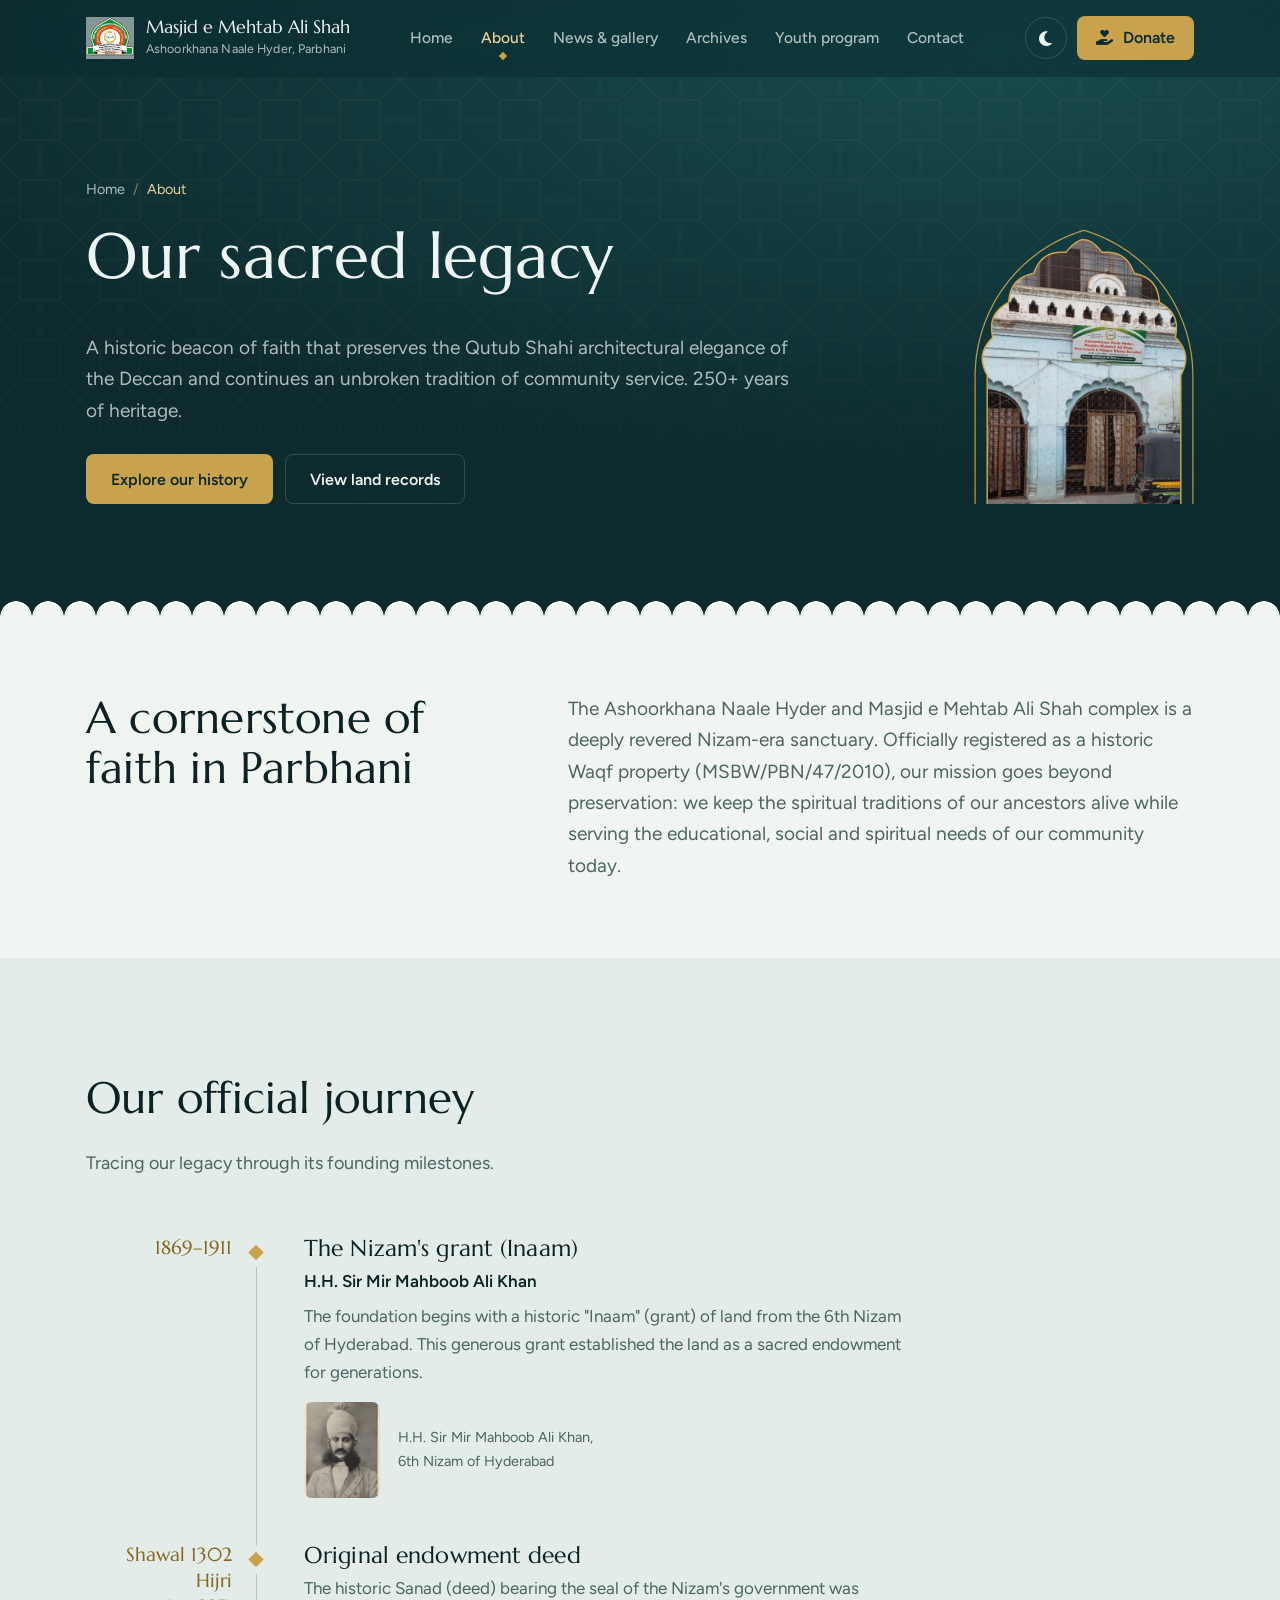
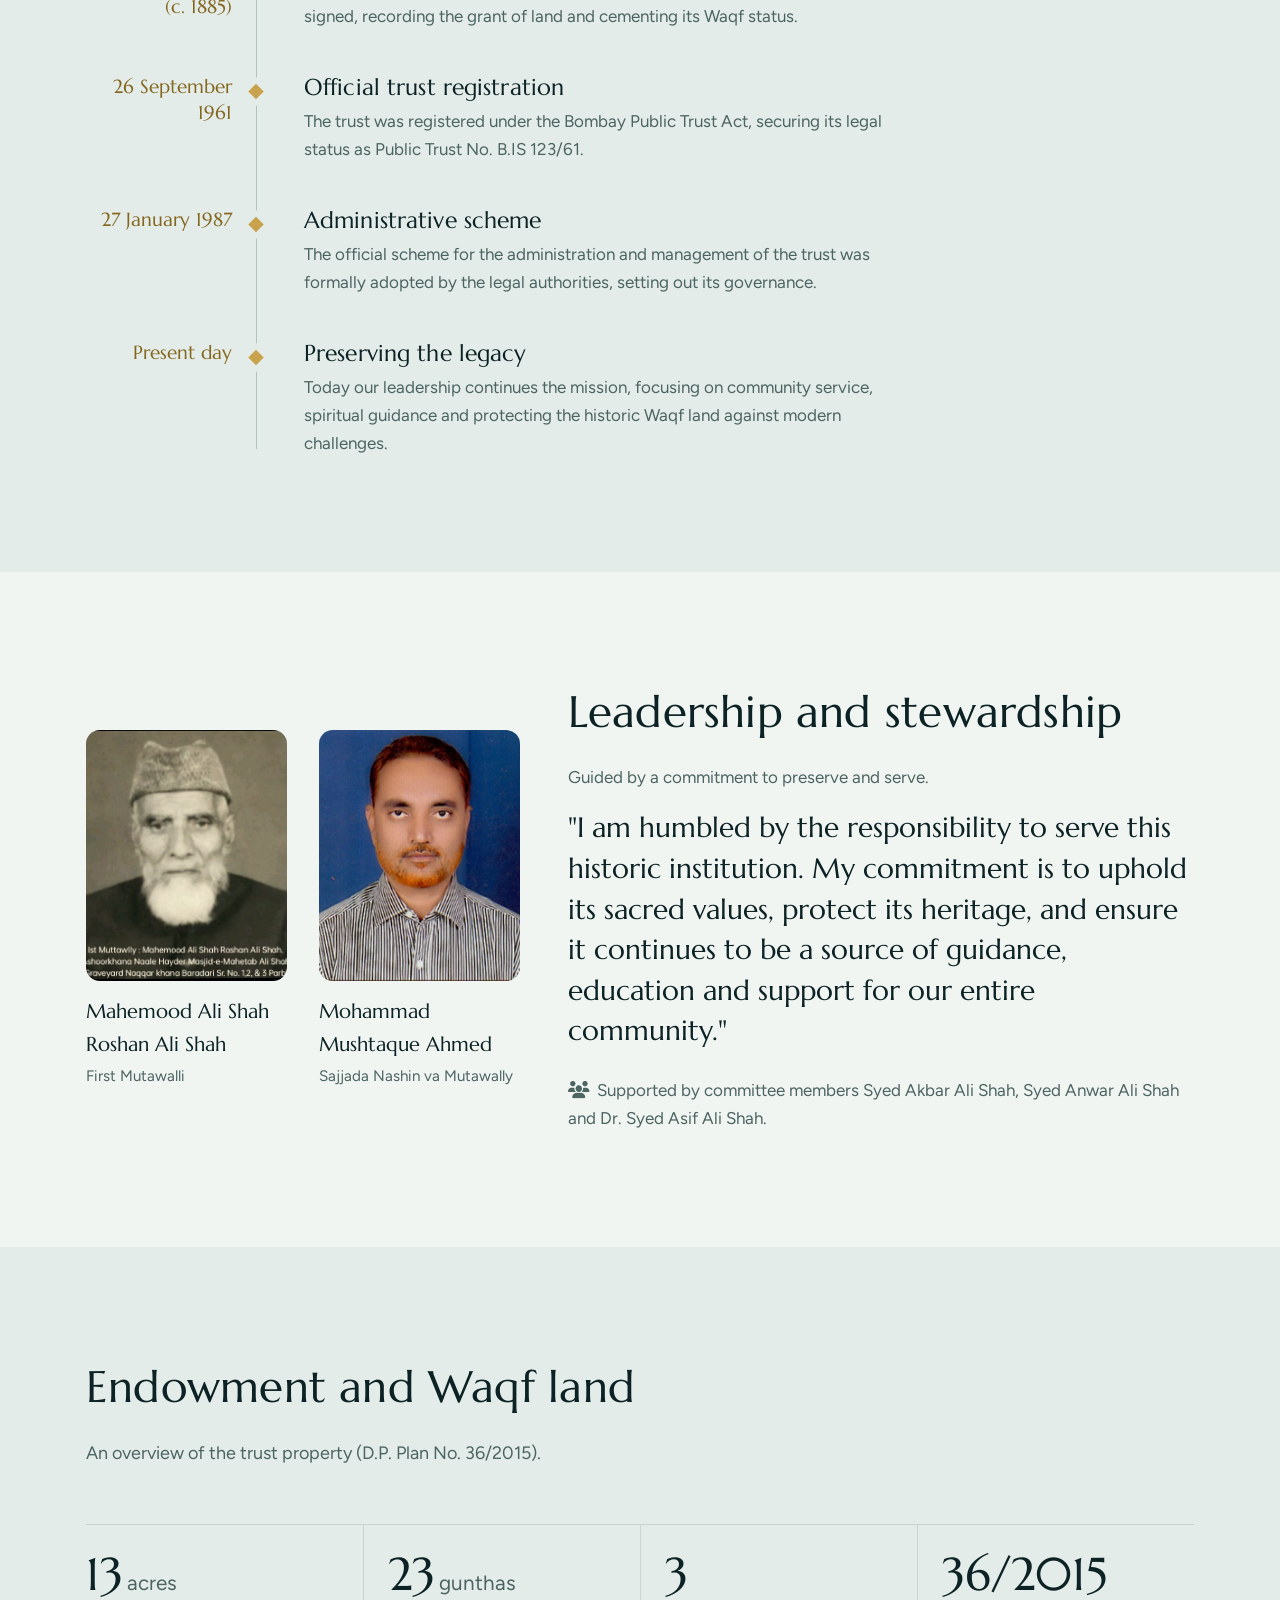
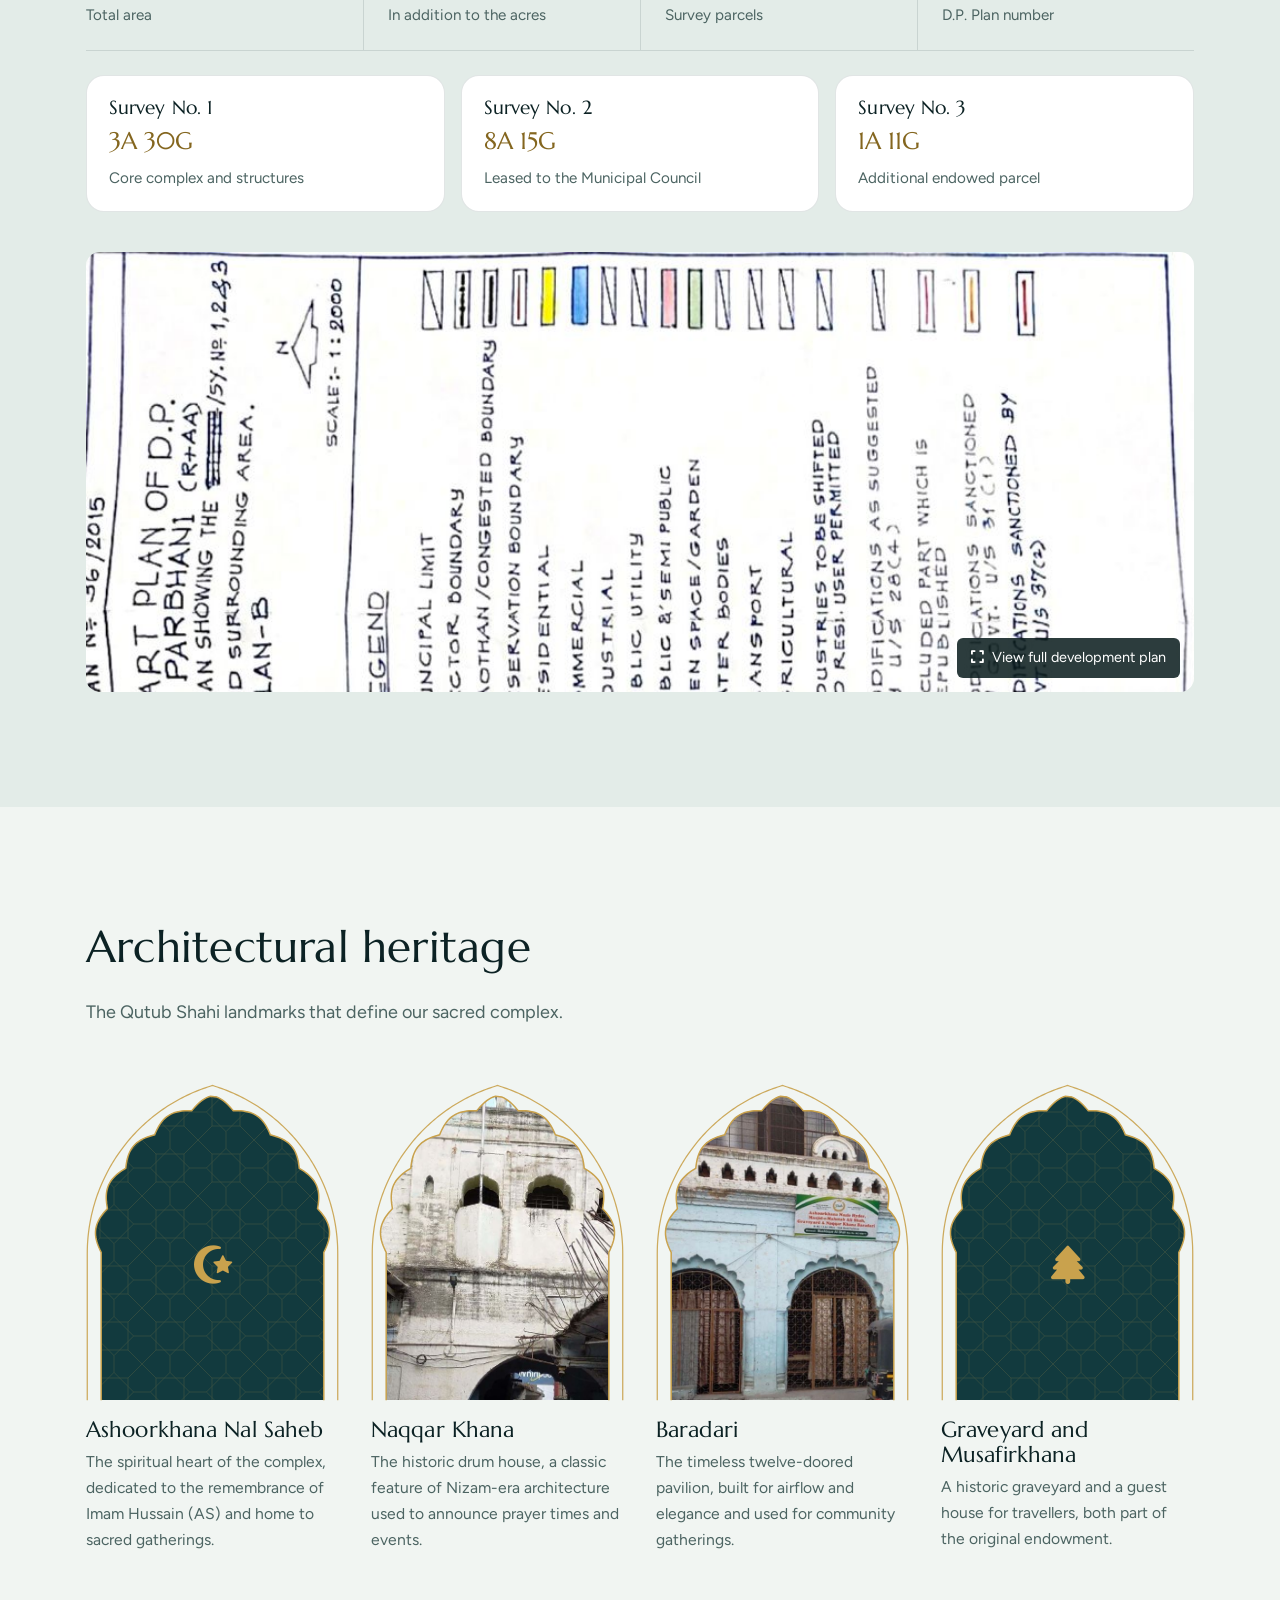
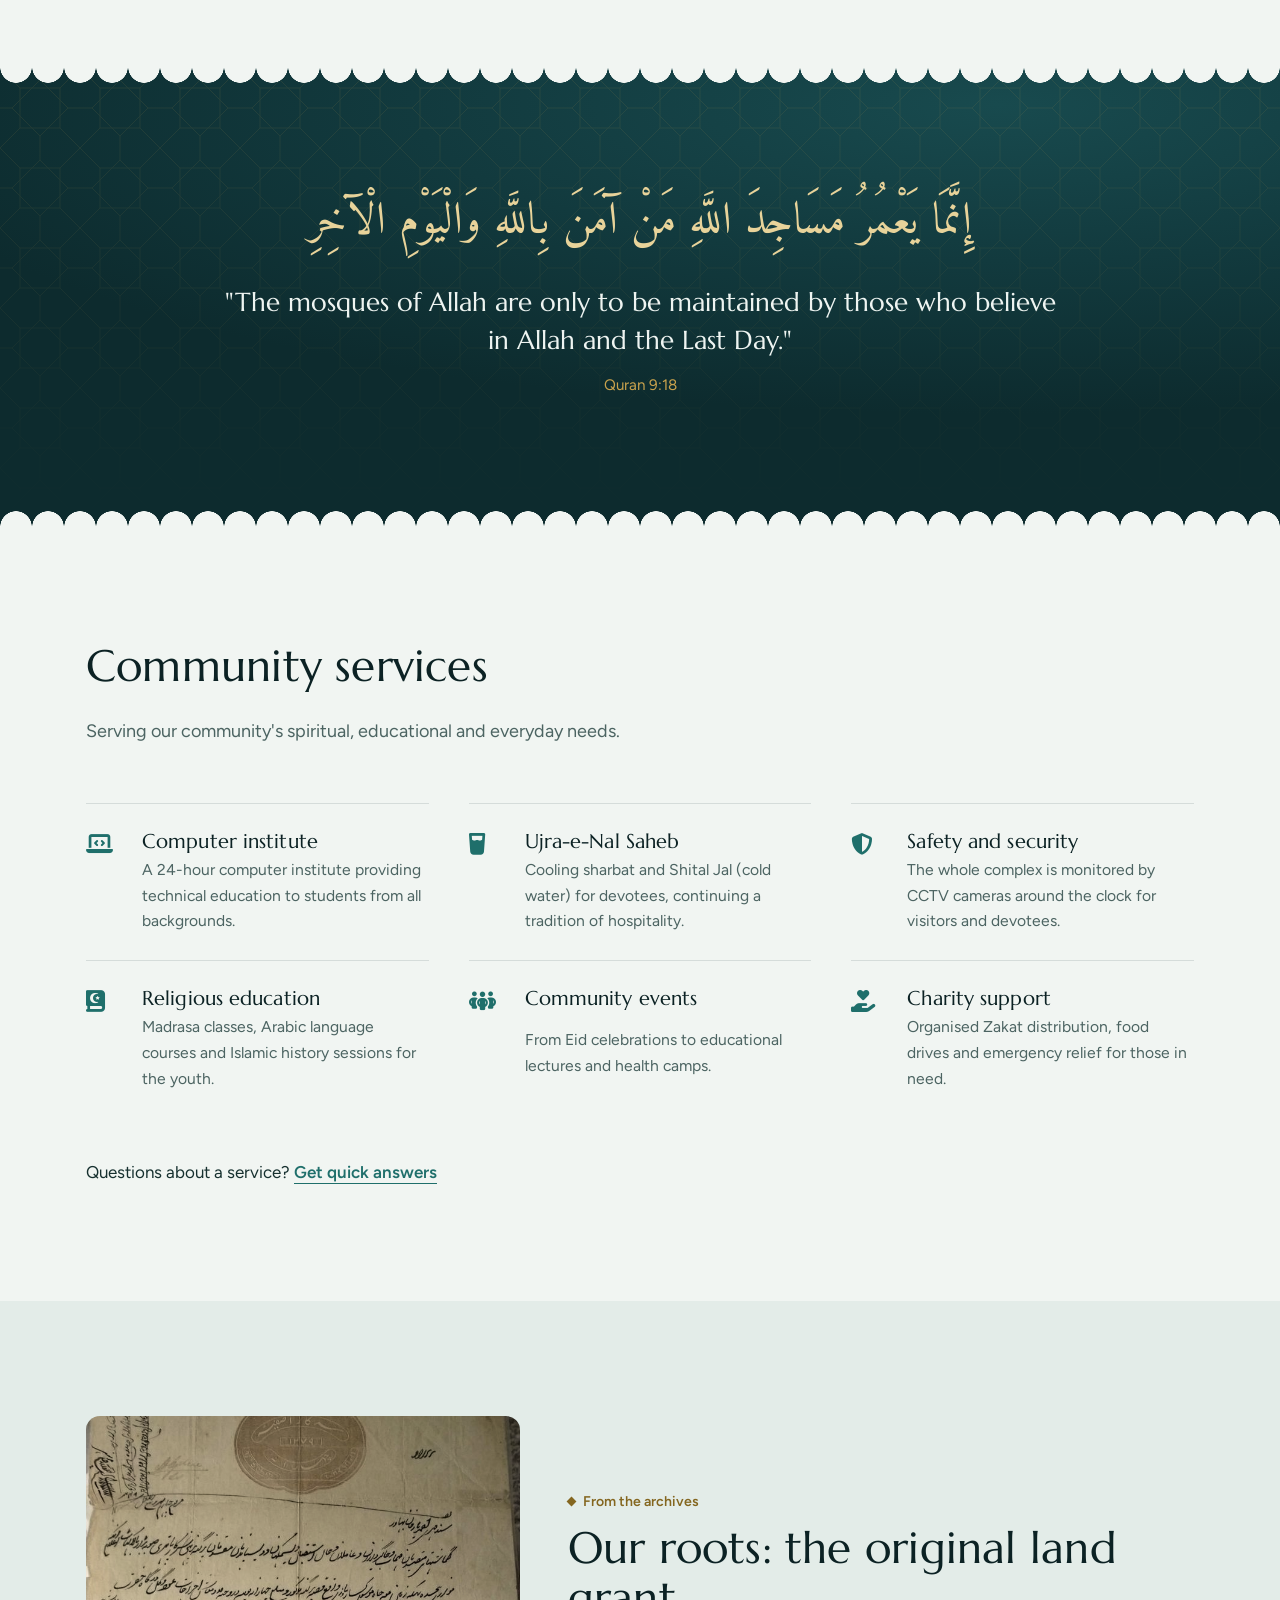
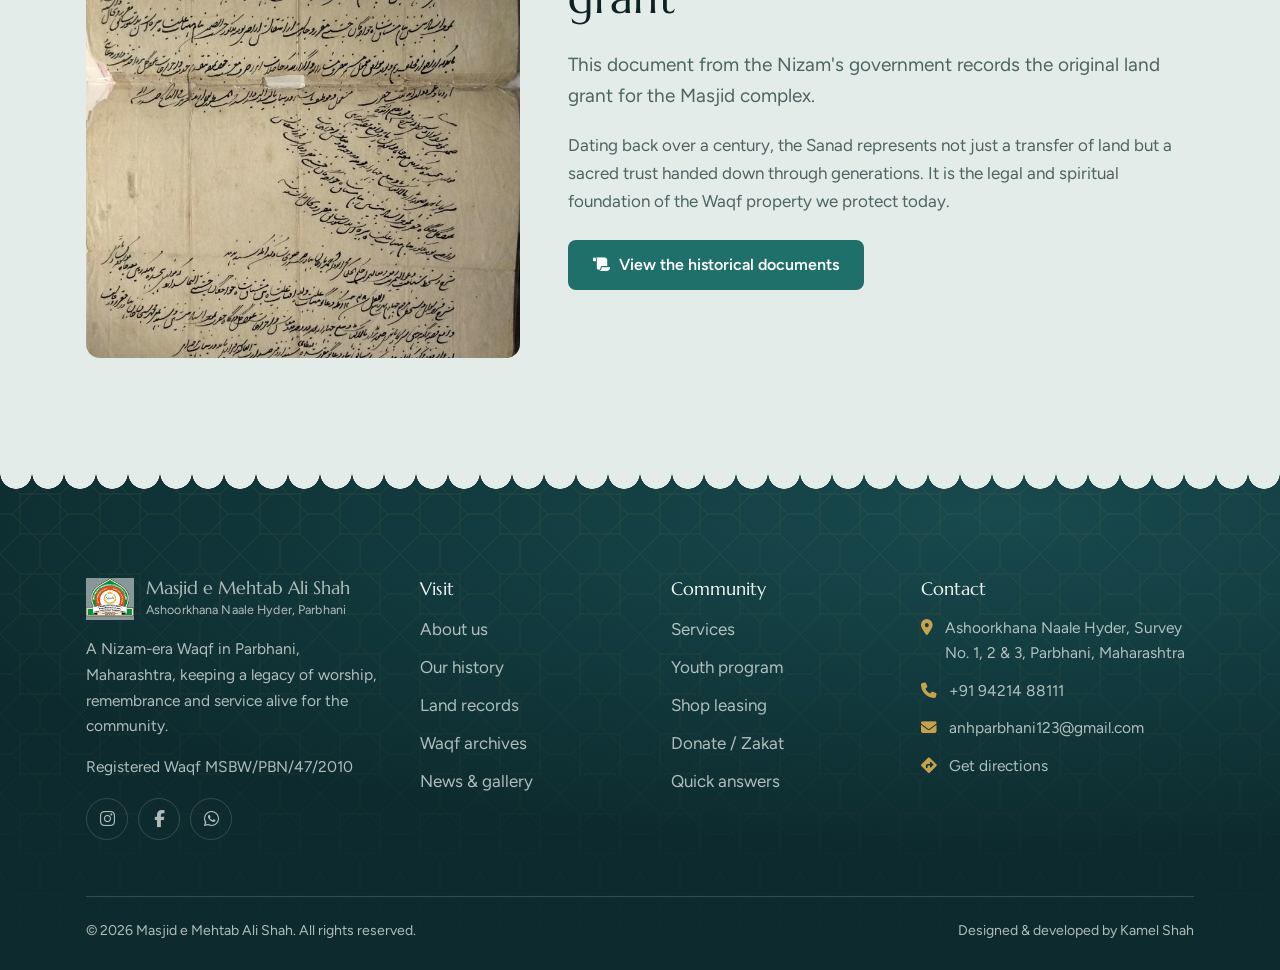
<file: About.html>
<!DOCTYPE html>
<html lang="en" data-theme="light" data-bs-theme="light">
<head>
  <meta charset="UTF-8">
  <meta name="viewport" content="width=device-width, initial-scale=1">
  <title>About Us | Masjid e Mehtab Ali Shah</title>
  <meta name="description" content="The history of Ashoorkhana Naale Hyder and Masjid e Mehtab Ali Shah, Parbhani: the Nizam&#x27;s grant, the Waqf land, the architecture and the stewards who keep the trust.">
  <meta name="theme-color" content="#0d2b2e">
  <meta property="og:type" content="website">
  <meta property="og:title" content="About Us | Masjid e Mehtab Ali Shah">
  <meta property="og:description" content="The history of Ashoorkhana Naale Hyder and Masjid e Mehtab Ali Shah, Parbhani: the Nizam&#x27;s grant, the Waqf land, the architecture and the stewards who keep the trust.">
  <link rel="icon" type="image/png" href="assets/img/favicon-64.png">
  <link rel="apple-touch-icon" href="assets/img/apple-touch-icon.png">
  <script>(function(){try{var t=localStorage.getItem('theme');if(t!=='dark'&&t!=='light'){t=window.matchMedia&&window.matchMedia('(prefers-color-scheme: dark)').matches?'dark':'light';}document.documentElement.setAttribute('data-theme',t);document.documentElement.setAttribute('data-bs-theme',t);}catch(e){}})();</script>
  <link rel="preconnect" href="https://fonts.googleapis.com">
  <link rel="preconnect" href="https://fonts.gstatic.com" crossorigin>
  <link href="https://fonts.googleapis.com/css2?family=Amiri:wght@400;700&amp;family=Figtree:wght@400;500;600;700&amp;family=Marcellus&amp;display=swap" rel="stylesheet">
  <link href="https://cdn.jsdelivr.net/npm/bootstrap@5.3.2/dist/css/bootstrap.min.css" rel="stylesheet">
  <link rel="stylesheet" href="https://cdnjs.cloudflare.com/ajax/libs/font-awesome/6.5.1/css/all.min.css">
  <link rel="stylesheet" href="assets/css/anh.css">
</head>
<body>
  <a class="skip-link" href="#main">Skip to content</a>
  <header class="site-nav">
    <nav class="navbar navbar-expand-xl" aria-label="Main">
      <div class="container">
        <a class="brand" href="index.html">
          <img src="assets/img/logo-seal.png" alt="" width="48" height="43">
          <span><span class="brand-name">Masjid e Mehtab Ali Shah</span><span class="brand-sub">Ashoorkhana Naale Hyder, Parbhani</span></span>
        </a>
        <div class="d-flex align-items-center gap-2 d-xl-none">
          <button class="icon-btn" type="button" data-theme-toggle aria-label="Switch to dark theme"><i class="fas fa-moon"></i></button>
          <button class="icon-btn" type="button" data-bs-toggle="collapse" data-bs-target="#siteMenu" aria-controls="siteMenu" aria-expanded="false" aria-label="Menu"><i class="fas fa-bars"></i></button>
        </div>
        <div class="collapse navbar-collapse" id="siteMenu">
          <ul class="navbar-nav nav-links mx-auto">
          <li class="nav-item"><a class="nav-link" href="index.html">Home</a></li>
          <li class="nav-item"><a class="nav-link active" aria-current="page" href="About.html">About</a></li>
          <li class="nav-item"><a class="nav-link" href="News.html">News &amp; gallery</a></li>
          <li class="nav-item"><a class="nav-link" href="land-grant-archives.html">Archives</a></li>
          <li class="nav-item"><a class="nav-link" href="youth-program.html">Youth program</a></li>
          <li class="nav-item"><a class="nav-link" href="Contact.html">Contact</a></li>
          </ul>
          <div class="nav-tools nav-tools--menu">
            <button class="icon-btn d-none d-xl-inline-flex" type="button" data-theme-toggle aria-label="Switch to dark theme"><i class="fas fa-moon"></i></button>
            <a class="btn-a btn-zari" href="Contact.html#donate"><i class="fas fa-hand-holding-heart"></i> Donate</a>
          </div>
        </div>
      </div>
    </nav>
  </header>
<main id="main">

    <section class="page-hero night jaali" aria-labelledby="page-title">
      <div class="container page-hero-grid">
        <div>
          <nav aria-label="Breadcrumb"><ol class="crumbs"><li><a href="index.html">Home</a></li><li aria-current="page">About</li></ol></nav>
          <h1 id="page-title">Our sacred legacy</h1>
          <p class="lede">A historic beacon of faith that preserves the Qutub Shahi architectural elegance of the Deccan and continues an unbroken tradition of community service. 250+ years of heritage.</p>
          <div class="hero-actions">
            <a class="btn-a btn-zari" href="#timeline">Explore our history</a>
            <a class="btn-a btn-ghost" href="#land-map">View land records</a>
          </div>
        </div>
        <div class="arch"><img src="assets/img/facade-arches.jpg" alt="" decoding="async" style="object-position:38% 50%"><svg viewBox="0 0 100 125" preserveAspectRatio="none" aria-hidden="true" focusable="false"><path class="arch-outer" d="M0.50 125.00 L0.50 67.01 L0.51 66.02 L0.53 65.04 L0.56 64.05 L0.61 63.07 L0.68 62.08 L0.75 61.10 L0.84 60.12 L0.95 59.14 L1.07 58.16 L1.20 57.18 L1.35 56.21 L1.51 55.23 L1.68 54.26 L1.87 53.29 L2.07 52.33 L2.29 51.36 L2.52 50.41 L2.76 49.45 L3.02 48.50 L3.29 47.55 L3.57 46.60 L3.87 45.66 L4.18 44.73 L4.50 43.80 L4.84 42.87 L5.19 41.95 L5.56 41.03 L5.93 40.12 L6.32 39.21 L6.72 38.31 L7.14 37.42 L7.57 36.53 L8.01 35.64 L8.46 34.77 L8.92 33.90 L9.40 33.03 L9.89 32.18 L10.39 31.33 L10.91 30.49 L11.43 29.65 L11.97 28.83 L12.52 28.01 L13.08 27.19 L13.65 26.39 L14.24 25.60 L14.83 24.81 L15.44 24.03 L16.05 23.26 L16.68 22.50 L17.32 21.75 L17.97 21.01 L18.63 20.27 L19.30 19.55 L19.98 18.84 L20.67 18.13 L21.37 17.44 L22.08 16.75 L22.80 16.08 L23.53 15.42 L24.27 14.76 L25.02 14.12 L25.78 13.49 L26.55 12.87 L27.32 12.26 L28.10 11.66 L28.90 11.07 L29.70 10.49 L30.50 9.93 L31.32 9.38 L32.15 8.83 L32.98 8.30 L33.82 7.79 L34.66 7.28 L35.52 6.79 L36.38 6.30 L37.25 5.83 L38.12 5.38 L39.00 4.93 L39.89 4.50 L40.78 4.08 L41.68 3.67 L42.58 3.28 L43.49 2.90 L44.41 2.53 L45.33 2.18 L46.25 1.83 L47.18 1.51 L48.12 1.19 L49.06 0.89 L50.00 0.60 L50.94 0.89 L51.88 1.19 L52.82 1.51 L53.75 1.83 L54.67 2.18 L55.59 2.53 L56.51 2.90 L57.42 3.28 L58.32 3.67 L59.22 4.08 L60.11 4.50 L61.00 4.93 L61.88 5.38 L62.75 5.83 L63.62 6.30 L64.48 6.79 L65.34 7.28 L66.18 7.79 L67.02 8.30 L67.85 8.83 L68.68 9.38 L69.50 9.93 L70.30 10.49 L71.10 11.07 L71.90 11.66 L72.68 12.26 L73.45 12.87 L74.22 13.49 L74.98 14.12 L75.73 14.76 L76.47 15.42 L77.20 16.08 L77.92 16.75 L78.63 17.44 L79.33 18.13 L80.02 18.84 L80.70 19.55 L81.37 20.27 L82.03 21.01 L82.68 21.75 L83.32 22.50 L83.95 23.26 L84.56 24.03 L85.17 24.81 L85.76 25.60 L86.35 26.39 L86.92 27.19 L87.48 28.01 L88.03 28.83 L88.57 29.65 L89.09 30.49 L89.61 31.33 L90.11 32.18 L90.60 33.03 L91.08 33.90 L91.54 34.77 L91.99 35.64 L92.43 36.53 L92.86 37.42 L93.28 38.31 L93.68 39.21 L94.07 40.12 L94.44 41.03 L94.81 41.95 L95.16 42.87 L95.50 43.80 L95.82 44.73 L96.13 45.66 L96.43 46.60 L96.71 47.55 L96.98 48.50 L97.24 49.45 L97.48 50.41 L97.71 51.36 L97.93 52.33 L98.13 53.29 L98.32 54.26 L98.49 55.23 L98.65 56.21 L98.80 57.18 L98.93 58.16 L99.05 59.14 L99.16 60.12 L99.25 61.10 L99.32 62.08 L99.39 63.07 L99.44 64.05 L99.47 65.04 L99.49 66.02 L99.50 67.01 L99.50 125.00" vector-effect="non-scaling-stroke" pathLength="100"/><path class="arch-inner" d="M6.00 125.00 L6.00 66.53 L5.57 65.65 L5.16 64.75 L4.79 63.85 L4.46 62.93 L4.18 62.01 L3.97 61.08 L3.82 60.16 L3.75 59.23 L3.76 58.31 L3.85 57.40 L4.02 56.50 L4.27 55.61 L4.60 54.74 L5.00 53.89 L5.46 53.06 L5.99 52.25 L6.56 51.47 L7.17 50.70 L7.82 49.96 L8.48 49.23 L8.31 48.26 L8.17 47.29 L8.07 46.32 L8.01 45.34 L8.00 44.38 L8.06 43.43 L8.18 42.50 L8.37 41.59 L8.64 40.71 L8.98 39.86 L9.40 39.04 L9.89 38.26 L10.45 37.52 L11.07 36.82 L11.75 36.15 L12.48 35.52 L13.25 34.93 L14.05 34.37 L14.88 33.84 L15.72 33.32 L15.83 32.35 L15.97 31.37 L16.14 30.41 L16.36 29.46 L16.62 28.54 L16.94 27.64 L17.32 26.78 L17.76 25.96 L18.27 25.19 L18.83 24.47 L19.46 23.80 L20.15 23.19 L20.89 22.64 L21.69 22.14 L22.53 21.69 L23.40 21.29 L24.31 20.94 L25.24 20.62 L26.18 20.34 L27.13 20.09 L27.51 19.18 L27.92 18.29 L28.36 17.41 L28.83 16.56 L29.35 15.75 L29.90 14.98 L30.51 14.26 L31.16 13.60 L31.86 13.00 L32.61 12.47 L33.40 12.00 L34.23 11.61 L35.10 11.29 L36.01 11.03 L36.94 10.84 L37.89 10.70 L38.86 10.62 L39.84 10.58 L40.82 10.57 L41.80 10.59 L42.42 9.83 L43.07 9.09 L43.73 8.37 L44.43 7.69 L45.15 7.05 L45.90 6.47 L46.68 5.95 L47.49 5.50 L48.33 5.12 L49.20 4.82 L51.67 5.12 L52.51 5.50 L53.32 5.95 L54.10 6.47 L54.85 7.05 L55.57 7.69 L56.27 8.37 L56.93 9.09 L57.58 9.83 L58.20 10.59 L59.18 10.57 L60.16 10.58 L61.14 10.62 L62.11 10.70 L63.06 10.84 L63.99 11.03 L64.90 11.29 L65.77 11.61 L66.60 12.00 L67.39 12.47 L68.14 13.00 L68.84 13.60 L69.49 14.26 L70.10 14.98 L70.65 15.75 L71.17 16.56 L71.64 17.41 L72.08 18.29 L72.49 19.18 L72.87 20.09 L73.82 20.34 L74.76 20.62 L75.69 20.94 L76.60 21.29 L77.47 21.69 L78.31 22.14 L79.11 22.64 L79.85 23.19 L80.54 23.80 L81.17 24.47 L81.73 25.19 L82.24 25.96 L82.68 26.78 L83.06 27.64 L83.38 28.54 L83.64 29.46 L83.86 30.41 L84.03 31.37 L84.17 32.35 L84.28 33.32 L85.12 33.84 L85.95 34.37 L86.75 34.93 L87.52 35.52 L88.25 36.15 L88.93 36.82 L89.55 37.52 L90.11 38.26 L90.60 39.04 L91.02 39.86 L91.36 40.71 L91.63 41.59 L91.82 42.50 L91.94 43.43 L92.00 44.38 L91.99 45.34 L91.93 46.32 L91.83 47.29 L91.69 48.26 L91.52 49.23 L92.18 49.96 L92.83 50.70 L93.44 51.47 L94.01 52.25 L94.54 53.06 L95.00 53.89 L95.40 54.74 L95.73 55.61 L95.98 56.50 L96.15 57.40 L96.24 58.31 L96.25 59.23 L96.18 60.16 L96.03 61.08 L95.82 62.01 L95.54 62.93 L95.21 63.85 L94.84 64.75 L94.43 65.65 L94.00 66.53 L94.00 125.00" vector-effect="non-scaling-stroke" pathLength="100"/></svg></div>
      </div>
      <span class="edge edge--bottom" aria-hidden="true"></span>
    </section>

    <section class="section section--tight" aria-labelledby="intro-title">
      <div class="container">
        <div class="row g-4 g-lg-5">
          <div class="col-lg-5"><h2 id="intro-title">A cornerstone of faith in Parbhani</h2></div>
          <div class="col-lg-7">
            <p class="lede mb-0">The Ashoorkhana Naale Hyder and Masjid e Mehtab Ali Shah complex is a deeply revered Nizam-era sanctuary. Officially registered as a historic Waqf property (MSBW/PBN/47/2010), our mission goes beyond preservation: we keep the spiritual traditions of our ancestors alive while serving the educational, social and spiritual needs of our community today.</p>
          </div>
        </div>
      </div>
    </section>

    <section class="section section--alt" id="timeline" aria-labelledby="timeline-title">
      <div class="container">
        <div class="section-head">
          <h2 id="timeline-title">Our official journey</h2>
          <p>Tracing our legacy through its founding milestones.</p>
        </div>
        <ol class="timeline">
          <li>
            <div class="t-date">1869–1911</div>
            <div>
              <h3>The Nizam's grant (Inaam)</h3>
              <p class="t-sub">H.H. Sir Mir Mahboob Ali Khan</p>
              <p>The foundation begins with a historic "Inaam" (grant) of land from the 6th Nizam of Hyderabad. This generous grant established the land as a sacred endowment for generations.</p>
              <div class="t-portrait"><img src="assets/img/nizam.jpg" alt="Portrait of H.H. Sir Mir Mahboob Ali Khan, 6th Nizam of Hyderabad" loading="lazy" width="76" height="96"><span>H.H. Sir Mir Mahboob Ali Khan,<br>6th Nizam of Hyderabad</span></div>
            </div>
          </li>
          <li>
            <div class="t-date">Shawal 1302 Hijri<br>(c. 1885)</div>
            <div>
              <h3>Original endowment deed</h3>
              <p>The historic Sanad (deed) bearing the seal of the Nizam's government was signed, recording the grant of land and cementing its Waqf status.</p>
            </div>
          </li>
          <li>
            <div class="t-date">26 September 1961</div>
            <div>
              <h3>Official trust registration</h3>
              <p>The trust was registered under the Bombay Public Trust Act, securing its legal status as Public Trust No. B.IS 123/61.</p>
            </div>
          </li>
          <li>
            <div class="t-date">27 January 1987</div>
            <div>
              <h3>Administrative scheme</h3>
              <p>The official scheme for the administration and management of the trust was formally adopted by the legal authorities, setting out its governance.</p>
            </div>
          </li>
          <li>
            <div class="t-date">Present day</div>
            <div>
              <h3>Preserving the legacy</h3>
              <p>Today our leadership continues the mission, focusing on community service, spiritual guidance and protecting the historic Waqf land against modern challenges.</p>
            </div>
          </li>
        </ol>
      </div>
    </section>

    <section class="section" id="leadership" aria-labelledby="lead-title">
      <div class="container">
        <div class="row g-5 align-items-center">
          <div class="col-lg-5">
            <div class="stewards" style="grid-template-columns: 1fr 1fr">
              <figure>
                <div class="portrait sepia"><img src="About/1st%20mutawalli.jpg" alt="Mahemood Ali Shah Roshan Ali Shah" loading="lazy"></div>
                <figcaption><strong>Mahemood Ali Shah Roshan Ali Shah</strong><span>First Mutawalli</span></figcaption>
              </figure>
              <figure>
                <div class="portrait"><img src="assets/img/mutawalli.jpg" alt="Mohammad Mushtaque Ahmed" loading="lazy"></div>
                <figcaption><strong>Mohammad Mushtaque Ahmed</strong><span>Sajjada Nashin va Mutawally</span></figcaption>
              </figure>
            </div>
          </div>
          <div class="col-lg-7">
            <h2 id="lead-title">Leadership and stewardship</h2>
            <p class="muted">Guided by a commitment to preserve and serve.</p>
            <blockquote class="pull-quote">
              <p>"I am humbled by the responsibility to serve this historic institution. My commitment is to uphold its sacred values, protect its heritage, and ensure it continues to be a source of guidance, education and support for our entire community."</p>
            </blockquote>
            <p class="mt-4 mb-0 muted"><i class="fas fa-users me-2" aria-hidden="true"></i>Supported by committee members Syed Akbar Ali Shah, Syed Anwar Ali Shah and Dr. Syed Asif Ali Shah.</p>
          </div>
        </div>
      </div>
    </section>

    <section class="section section--alt" id="land-map" aria-labelledby="land-title">
      <div class="container">
        <div class="section-head">
          <h2 id="land-title">Endowment and Waqf land</h2>
          <p>An overview of the trust property (D.P. Plan No. 36/2015).</p>
        </div>
        <div class="facts">
          <div class="fact"><span class="num"><span data-count="13">13</span><small>acres</small></span><span>Total area</span></div>
          <div class="fact"><span class="num"><span data-count="23">23</span><small>gunthas</small></span><span>In addition to the acres</span></div>
          <div class="fact"><span class="num"><span data-count="3">3</span></span><span>Survey parcels</span></div>
          <div class="fact"><span class="num">36/2015</span><span>D.P. Plan number</span></div>
        </div>
        <div class="survey">
          <div><h3>Survey No. 1</h3><span class="area">3A 30G</span><p>Core complex and structures</p></div>
          <div><h3>Survey No. 2</h3><span class="area">8A 15G</span><p>Leased to the Municipal Council</p></div>
          <div><h3>Survey No. 3</h3><span class="area">1A 11G</span><p>Additional endowed parcel</p></div>
        </div>
        <div class="mt-lg">
          <button class="map-btn" type="button" data-bs-toggle="modal" data-bs-target="#mapModal">
            <img src="assets/img/news/dp-plan-map.jpg" alt="Development plan of Parbhani showing the Masjid land" loading="lazy">
            <span><i class="fas fa-expand me-2" aria-hidden="true"></i>View full development plan</span>
          </button>
        </div>
      </div>
    </section>

    <section class="section" id="architecture" aria-labelledby="arch-title">
      <div class="container">
        <div class="section-head">
          <h2 id="arch-title">Architectural heritage</h2>
          <p>The Qutub Shahi landmarks that define our sacred complex.</p>
        </div>
        <div class="landmarks">
          <article class="landmark">
            <div class="arch"><div class="arch-fill"><i class="fas fa-star-and-crescent" aria-hidden="true"></i></div><svg viewBox="0 0 100 125" preserveAspectRatio="none" aria-hidden="true" focusable="false"><path class="arch-outer" d="M0.50 125.00 L0.50 67.01 L0.51 66.02 L0.53 65.04 L0.56 64.05 L0.61 63.07 L0.68 62.08 L0.75 61.10 L0.84 60.12 L0.95 59.14 L1.07 58.16 L1.20 57.18 L1.35 56.21 L1.51 55.23 L1.68 54.26 L1.87 53.29 L2.07 52.33 L2.29 51.36 L2.52 50.41 L2.76 49.45 L3.02 48.50 L3.29 47.55 L3.57 46.60 L3.87 45.66 L4.18 44.73 L4.50 43.80 L4.84 42.87 L5.19 41.95 L5.56 41.03 L5.93 40.12 L6.32 39.21 L6.72 38.31 L7.14 37.42 L7.57 36.53 L8.01 35.64 L8.46 34.77 L8.92 33.90 L9.40 33.03 L9.89 32.18 L10.39 31.33 L10.91 30.49 L11.43 29.65 L11.97 28.83 L12.52 28.01 L13.08 27.19 L13.65 26.39 L14.24 25.60 L14.83 24.81 L15.44 24.03 L16.05 23.26 L16.68 22.50 L17.32 21.75 L17.97 21.01 L18.63 20.27 L19.30 19.55 L19.98 18.84 L20.67 18.13 L21.37 17.44 L22.08 16.75 L22.80 16.08 L23.53 15.42 L24.27 14.76 L25.02 14.12 L25.78 13.49 L26.55 12.87 L27.32 12.26 L28.10 11.66 L28.90 11.07 L29.70 10.49 L30.50 9.93 L31.32 9.38 L32.15 8.83 L32.98 8.30 L33.82 7.79 L34.66 7.28 L35.52 6.79 L36.38 6.30 L37.25 5.83 L38.12 5.38 L39.00 4.93 L39.89 4.50 L40.78 4.08 L41.68 3.67 L42.58 3.28 L43.49 2.90 L44.41 2.53 L45.33 2.18 L46.25 1.83 L47.18 1.51 L48.12 1.19 L49.06 0.89 L50.00 0.60 L50.94 0.89 L51.88 1.19 L52.82 1.51 L53.75 1.83 L54.67 2.18 L55.59 2.53 L56.51 2.90 L57.42 3.28 L58.32 3.67 L59.22 4.08 L60.11 4.50 L61.00 4.93 L61.88 5.38 L62.75 5.83 L63.62 6.30 L64.48 6.79 L65.34 7.28 L66.18 7.79 L67.02 8.30 L67.85 8.83 L68.68 9.38 L69.50 9.93 L70.30 10.49 L71.10 11.07 L71.90 11.66 L72.68 12.26 L73.45 12.87 L74.22 13.49 L74.98 14.12 L75.73 14.76 L76.47 15.42 L77.20 16.08 L77.92 16.75 L78.63 17.44 L79.33 18.13 L80.02 18.84 L80.70 19.55 L81.37 20.27 L82.03 21.01 L82.68 21.75 L83.32 22.50 L83.95 23.26 L84.56 24.03 L85.17 24.81 L85.76 25.60 L86.35 26.39 L86.92 27.19 L87.48 28.01 L88.03 28.83 L88.57 29.65 L89.09 30.49 L89.61 31.33 L90.11 32.18 L90.60 33.03 L91.08 33.90 L91.54 34.77 L91.99 35.64 L92.43 36.53 L92.86 37.42 L93.28 38.31 L93.68 39.21 L94.07 40.12 L94.44 41.03 L94.81 41.95 L95.16 42.87 L95.50 43.80 L95.82 44.73 L96.13 45.66 L96.43 46.60 L96.71 47.55 L96.98 48.50 L97.24 49.45 L97.48 50.41 L97.71 51.36 L97.93 52.33 L98.13 53.29 L98.32 54.26 L98.49 55.23 L98.65 56.21 L98.80 57.18 L98.93 58.16 L99.05 59.14 L99.16 60.12 L99.25 61.10 L99.32 62.08 L99.39 63.07 L99.44 64.05 L99.47 65.04 L99.49 66.02 L99.50 67.01 L99.50 125.00" vector-effect="non-scaling-stroke" pathLength="100"/><path class="arch-inner" d="M6.00 125.00 L6.00 66.53 L5.57 65.65 L5.16 64.75 L4.79 63.85 L4.46 62.93 L4.18 62.01 L3.97 61.08 L3.82 60.16 L3.75 59.23 L3.76 58.31 L3.85 57.40 L4.02 56.50 L4.27 55.61 L4.60 54.74 L5.00 53.89 L5.46 53.06 L5.99 52.25 L6.56 51.47 L7.17 50.70 L7.82 49.96 L8.48 49.23 L8.31 48.26 L8.17 47.29 L8.07 46.32 L8.01 45.34 L8.00 44.38 L8.06 43.43 L8.18 42.50 L8.37 41.59 L8.64 40.71 L8.98 39.86 L9.40 39.04 L9.89 38.26 L10.45 37.52 L11.07 36.82 L11.75 36.15 L12.48 35.52 L13.25 34.93 L14.05 34.37 L14.88 33.84 L15.72 33.32 L15.83 32.35 L15.97 31.37 L16.14 30.41 L16.36 29.46 L16.62 28.54 L16.94 27.64 L17.32 26.78 L17.76 25.96 L18.27 25.19 L18.83 24.47 L19.46 23.80 L20.15 23.19 L20.89 22.64 L21.69 22.14 L22.53 21.69 L23.40 21.29 L24.31 20.94 L25.24 20.62 L26.18 20.34 L27.13 20.09 L27.51 19.18 L27.92 18.29 L28.36 17.41 L28.83 16.56 L29.35 15.75 L29.90 14.98 L30.51 14.26 L31.16 13.60 L31.86 13.00 L32.61 12.47 L33.40 12.00 L34.23 11.61 L35.10 11.29 L36.01 11.03 L36.94 10.84 L37.89 10.70 L38.86 10.62 L39.84 10.58 L40.82 10.57 L41.80 10.59 L42.42 9.83 L43.07 9.09 L43.73 8.37 L44.43 7.69 L45.15 7.05 L45.90 6.47 L46.68 5.95 L47.49 5.50 L48.33 5.12 L49.20 4.82 L51.67 5.12 L52.51 5.50 L53.32 5.95 L54.10 6.47 L54.85 7.05 L55.57 7.69 L56.27 8.37 L56.93 9.09 L57.58 9.83 L58.20 10.59 L59.18 10.57 L60.16 10.58 L61.14 10.62 L62.11 10.70 L63.06 10.84 L63.99 11.03 L64.90 11.29 L65.77 11.61 L66.60 12.00 L67.39 12.47 L68.14 13.00 L68.84 13.60 L69.49 14.26 L70.10 14.98 L70.65 15.75 L71.17 16.56 L71.64 17.41 L72.08 18.29 L72.49 19.18 L72.87 20.09 L73.82 20.34 L74.76 20.62 L75.69 20.94 L76.60 21.29 L77.47 21.69 L78.31 22.14 L79.11 22.64 L79.85 23.19 L80.54 23.80 L81.17 24.47 L81.73 25.19 L82.24 25.96 L82.68 26.78 L83.06 27.64 L83.38 28.54 L83.64 29.46 L83.86 30.41 L84.03 31.37 L84.17 32.35 L84.28 33.32 L85.12 33.84 L85.95 34.37 L86.75 34.93 L87.52 35.52 L88.25 36.15 L88.93 36.82 L89.55 37.52 L90.11 38.26 L90.60 39.04 L91.02 39.86 L91.36 40.71 L91.63 41.59 L91.82 42.50 L91.94 43.43 L92.00 44.38 L91.99 45.34 L91.93 46.32 L91.83 47.29 L91.69 48.26 L91.52 49.23 L92.18 49.96 L92.83 50.70 L93.44 51.47 L94.01 52.25 L94.54 53.06 L95.00 53.89 L95.40 54.74 L95.73 55.61 L95.98 56.50 L96.15 57.40 L96.24 58.31 L96.25 59.23 L96.18 60.16 L96.03 61.08 L95.82 62.01 L95.54 62.93 L95.21 63.85 L94.84 64.75 L94.43 65.65 L94.00 66.53 L94.00 125.00" vector-effect="non-scaling-stroke" pathLength="100"/></svg></div>
            <h3>Ashoorkhana Nal Saheb</h3>
            <p>The spiritual heart of the complex, dedicated to the remembrance of Imam Hussain (AS) and home to sacred gatherings.</p>
          </article>
          <article class="landmark">
            <div class="arch"><img src="assets/img/naqqar-khana.jpg" alt="The Naqqar Khana" loading="lazy" decoding="async" style="object-position:42% 50%"><svg viewBox="0 0 100 125" preserveAspectRatio="none" aria-hidden="true" focusable="false"><path class="arch-outer" d="M0.50 125.00 L0.50 67.01 L0.51 66.02 L0.53 65.04 L0.56 64.05 L0.61 63.07 L0.68 62.08 L0.75 61.10 L0.84 60.12 L0.95 59.14 L1.07 58.16 L1.20 57.18 L1.35 56.21 L1.51 55.23 L1.68 54.26 L1.87 53.29 L2.07 52.33 L2.29 51.36 L2.52 50.41 L2.76 49.45 L3.02 48.50 L3.29 47.55 L3.57 46.60 L3.87 45.66 L4.18 44.73 L4.50 43.80 L4.84 42.87 L5.19 41.95 L5.56 41.03 L5.93 40.12 L6.32 39.21 L6.72 38.31 L7.14 37.42 L7.57 36.53 L8.01 35.64 L8.46 34.77 L8.92 33.90 L9.40 33.03 L9.89 32.18 L10.39 31.33 L10.91 30.49 L11.43 29.65 L11.97 28.83 L12.52 28.01 L13.08 27.19 L13.65 26.39 L14.24 25.60 L14.83 24.81 L15.44 24.03 L16.05 23.26 L16.68 22.50 L17.32 21.75 L17.97 21.01 L18.63 20.27 L19.30 19.55 L19.98 18.84 L20.67 18.13 L21.37 17.44 L22.08 16.75 L22.80 16.08 L23.53 15.42 L24.27 14.76 L25.02 14.12 L25.78 13.49 L26.55 12.87 L27.32 12.26 L28.10 11.66 L28.90 11.07 L29.70 10.49 L30.50 9.93 L31.32 9.38 L32.15 8.83 L32.98 8.30 L33.82 7.79 L34.66 7.28 L35.52 6.79 L36.38 6.30 L37.25 5.83 L38.12 5.38 L39.00 4.93 L39.89 4.50 L40.78 4.08 L41.68 3.67 L42.58 3.28 L43.49 2.90 L44.41 2.53 L45.33 2.18 L46.25 1.83 L47.18 1.51 L48.12 1.19 L49.06 0.89 L50.00 0.60 L50.94 0.89 L51.88 1.19 L52.82 1.51 L53.75 1.83 L54.67 2.18 L55.59 2.53 L56.51 2.90 L57.42 3.28 L58.32 3.67 L59.22 4.08 L60.11 4.50 L61.00 4.93 L61.88 5.38 L62.75 5.83 L63.62 6.30 L64.48 6.79 L65.34 7.28 L66.18 7.79 L67.02 8.30 L67.85 8.83 L68.68 9.38 L69.50 9.93 L70.30 10.49 L71.10 11.07 L71.90 11.66 L72.68 12.26 L73.45 12.87 L74.22 13.49 L74.98 14.12 L75.73 14.76 L76.47 15.42 L77.20 16.08 L77.92 16.75 L78.63 17.44 L79.33 18.13 L80.02 18.84 L80.70 19.55 L81.37 20.27 L82.03 21.01 L82.68 21.75 L83.32 22.50 L83.95 23.26 L84.56 24.03 L85.17 24.81 L85.76 25.60 L86.35 26.39 L86.92 27.19 L87.48 28.01 L88.03 28.83 L88.57 29.65 L89.09 30.49 L89.61 31.33 L90.11 32.18 L90.60 33.03 L91.08 33.90 L91.54 34.77 L91.99 35.64 L92.43 36.53 L92.86 37.42 L93.28 38.31 L93.68 39.21 L94.07 40.12 L94.44 41.03 L94.81 41.95 L95.16 42.87 L95.50 43.80 L95.82 44.73 L96.13 45.66 L96.43 46.60 L96.71 47.55 L96.98 48.50 L97.24 49.45 L97.48 50.41 L97.71 51.36 L97.93 52.33 L98.13 53.29 L98.32 54.26 L98.49 55.23 L98.65 56.21 L98.80 57.18 L98.93 58.16 L99.05 59.14 L99.16 60.12 L99.25 61.10 L99.32 62.08 L99.39 63.07 L99.44 64.05 L99.47 65.04 L99.49 66.02 L99.50 67.01 L99.50 125.00" vector-effect="non-scaling-stroke" pathLength="100"/><path class="arch-inner" d="M6.00 125.00 L6.00 66.53 L5.57 65.65 L5.16 64.75 L4.79 63.85 L4.46 62.93 L4.18 62.01 L3.97 61.08 L3.82 60.16 L3.75 59.23 L3.76 58.31 L3.85 57.40 L4.02 56.50 L4.27 55.61 L4.60 54.74 L5.00 53.89 L5.46 53.06 L5.99 52.25 L6.56 51.47 L7.17 50.70 L7.82 49.96 L8.48 49.23 L8.31 48.26 L8.17 47.29 L8.07 46.32 L8.01 45.34 L8.00 44.38 L8.06 43.43 L8.18 42.50 L8.37 41.59 L8.64 40.71 L8.98 39.86 L9.40 39.04 L9.89 38.26 L10.45 37.52 L11.07 36.82 L11.75 36.15 L12.48 35.52 L13.25 34.93 L14.05 34.37 L14.88 33.84 L15.72 33.32 L15.83 32.35 L15.97 31.37 L16.14 30.41 L16.36 29.46 L16.62 28.54 L16.94 27.64 L17.32 26.78 L17.76 25.96 L18.27 25.19 L18.83 24.47 L19.46 23.80 L20.15 23.19 L20.89 22.64 L21.69 22.14 L22.53 21.69 L23.40 21.29 L24.31 20.94 L25.24 20.62 L26.18 20.34 L27.13 20.09 L27.51 19.18 L27.92 18.29 L28.36 17.41 L28.83 16.56 L29.35 15.75 L29.90 14.98 L30.51 14.26 L31.16 13.60 L31.86 13.00 L32.61 12.47 L33.40 12.00 L34.23 11.61 L35.10 11.29 L36.01 11.03 L36.94 10.84 L37.89 10.70 L38.86 10.62 L39.84 10.58 L40.82 10.57 L41.80 10.59 L42.42 9.83 L43.07 9.09 L43.73 8.37 L44.43 7.69 L45.15 7.05 L45.90 6.47 L46.68 5.95 L47.49 5.50 L48.33 5.12 L49.20 4.82 L51.67 5.12 L52.51 5.50 L53.32 5.95 L54.10 6.47 L54.85 7.05 L55.57 7.69 L56.27 8.37 L56.93 9.09 L57.58 9.83 L58.20 10.59 L59.18 10.57 L60.16 10.58 L61.14 10.62 L62.11 10.70 L63.06 10.84 L63.99 11.03 L64.90 11.29 L65.77 11.61 L66.60 12.00 L67.39 12.47 L68.14 13.00 L68.84 13.60 L69.49 14.26 L70.10 14.98 L70.65 15.75 L71.17 16.56 L71.64 17.41 L72.08 18.29 L72.49 19.18 L72.87 20.09 L73.82 20.34 L74.76 20.62 L75.69 20.94 L76.60 21.29 L77.47 21.69 L78.31 22.14 L79.11 22.64 L79.85 23.19 L80.54 23.80 L81.17 24.47 L81.73 25.19 L82.24 25.96 L82.68 26.78 L83.06 27.64 L83.38 28.54 L83.64 29.46 L83.86 30.41 L84.03 31.37 L84.17 32.35 L84.28 33.32 L85.12 33.84 L85.95 34.37 L86.75 34.93 L87.52 35.52 L88.25 36.15 L88.93 36.82 L89.55 37.52 L90.11 38.26 L90.60 39.04 L91.02 39.86 L91.36 40.71 L91.63 41.59 L91.82 42.50 L91.94 43.43 L92.00 44.38 L91.99 45.34 L91.93 46.32 L91.83 47.29 L91.69 48.26 L91.52 49.23 L92.18 49.96 L92.83 50.70 L93.44 51.47 L94.01 52.25 L94.54 53.06 L95.00 53.89 L95.40 54.74 L95.73 55.61 L95.98 56.50 L96.15 57.40 L96.24 58.31 L96.25 59.23 L96.18 60.16 L96.03 61.08 L95.82 62.01 L95.54 62.93 L95.21 63.85 L94.84 64.75 L94.43 65.65 L94.00 66.53 L94.00 125.00" vector-effect="non-scaling-stroke" pathLength="100"/></svg></div>
            <h3>Naqqar Khana</h3>
            <p>The historic drum house, a classic feature of Nizam-era architecture used to announce prayer times and events.</p>
          </article>
          <article class="landmark">
            <div class="arch"><img src="assets/img/facade-arches.jpg" alt="The Baradari with its scalloped arches" loading="lazy" decoding="async" style="object-position:30% 50%"><svg viewBox="0 0 100 125" preserveAspectRatio="none" aria-hidden="true" focusable="false"><path class="arch-outer" d="M0.50 125.00 L0.50 67.01 L0.51 66.02 L0.53 65.04 L0.56 64.05 L0.61 63.07 L0.68 62.08 L0.75 61.10 L0.84 60.12 L0.95 59.14 L1.07 58.16 L1.20 57.18 L1.35 56.21 L1.51 55.23 L1.68 54.26 L1.87 53.29 L2.07 52.33 L2.29 51.36 L2.52 50.41 L2.76 49.45 L3.02 48.50 L3.29 47.55 L3.57 46.60 L3.87 45.66 L4.18 44.73 L4.50 43.80 L4.84 42.87 L5.19 41.95 L5.56 41.03 L5.93 40.12 L6.32 39.21 L6.72 38.31 L7.14 37.42 L7.57 36.53 L8.01 35.64 L8.46 34.77 L8.92 33.90 L9.40 33.03 L9.89 32.18 L10.39 31.33 L10.91 30.49 L11.43 29.65 L11.97 28.83 L12.52 28.01 L13.08 27.19 L13.65 26.39 L14.24 25.60 L14.83 24.81 L15.44 24.03 L16.05 23.26 L16.68 22.50 L17.32 21.75 L17.97 21.01 L18.63 20.27 L19.30 19.55 L19.98 18.84 L20.67 18.13 L21.37 17.44 L22.08 16.75 L22.80 16.08 L23.53 15.42 L24.27 14.76 L25.02 14.12 L25.78 13.49 L26.55 12.87 L27.32 12.26 L28.10 11.66 L28.90 11.07 L29.70 10.49 L30.50 9.93 L31.32 9.38 L32.15 8.83 L32.98 8.30 L33.82 7.79 L34.66 7.28 L35.52 6.79 L36.38 6.30 L37.25 5.83 L38.12 5.38 L39.00 4.93 L39.89 4.50 L40.78 4.08 L41.68 3.67 L42.58 3.28 L43.49 2.90 L44.41 2.53 L45.33 2.18 L46.25 1.83 L47.18 1.51 L48.12 1.19 L49.06 0.89 L50.00 0.60 L50.94 0.89 L51.88 1.19 L52.82 1.51 L53.75 1.83 L54.67 2.18 L55.59 2.53 L56.51 2.90 L57.42 3.28 L58.32 3.67 L59.22 4.08 L60.11 4.50 L61.00 4.93 L61.88 5.38 L62.75 5.83 L63.62 6.30 L64.48 6.79 L65.34 7.28 L66.18 7.79 L67.02 8.30 L67.85 8.83 L68.68 9.38 L69.50 9.93 L70.30 10.49 L71.10 11.07 L71.90 11.66 L72.68 12.26 L73.45 12.87 L74.22 13.49 L74.98 14.12 L75.73 14.76 L76.47 15.42 L77.20 16.08 L77.92 16.75 L78.63 17.44 L79.33 18.13 L80.02 18.84 L80.70 19.55 L81.37 20.27 L82.03 21.01 L82.68 21.75 L83.32 22.50 L83.95 23.26 L84.56 24.03 L85.17 24.81 L85.76 25.60 L86.35 26.39 L86.92 27.19 L87.48 28.01 L88.03 28.83 L88.57 29.65 L89.09 30.49 L89.61 31.33 L90.11 32.18 L90.60 33.03 L91.08 33.90 L91.54 34.77 L91.99 35.64 L92.43 36.53 L92.86 37.42 L93.28 38.31 L93.68 39.21 L94.07 40.12 L94.44 41.03 L94.81 41.95 L95.16 42.87 L95.50 43.80 L95.82 44.73 L96.13 45.66 L96.43 46.60 L96.71 47.55 L96.98 48.50 L97.24 49.45 L97.48 50.41 L97.71 51.36 L97.93 52.33 L98.13 53.29 L98.32 54.26 L98.49 55.23 L98.65 56.21 L98.80 57.18 L98.93 58.16 L99.05 59.14 L99.16 60.12 L99.25 61.10 L99.32 62.08 L99.39 63.07 L99.44 64.05 L99.47 65.04 L99.49 66.02 L99.50 67.01 L99.50 125.00" vector-effect="non-scaling-stroke" pathLength="100"/><path class="arch-inner" d="M6.00 125.00 L6.00 66.53 L5.57 65.65 L5.16 64.75 L4.79 63.85 L4.46 62.93 L4.18 62.01 L3.97 61.08 L3.82 60.16 L3.75 59.23 L3.76 58.31 L3.85 57.40 L4.02 56.50 L4.27 55.61 L4.60 54.74 L5.00 53.89 L5.46 53.06 L5.99 52.25 L6.56 51.47 L7.17 50.70 L7.82 49.96 L8.48 49.23 L8.31 48.26 L8.17 47.29 L8.07 46.32 L8.01 45.34 L8.00 44.38 L8.06 43.43 L8.18 42.50 L8.37 41.59 L8.64 40.71 L8.98 39.86 L9.40 39.04 L9.89 38.26 L10.45 37.52 L11.07 36.82 L11.75 36.15 L12.48 35.52 L13.25 34.93 L14.05 34.37 L14.88 33.84 L15.72 33.32 L15.83 32.35 L15.97 31.37 L16.14 30.41 L16.36 29.46 L16.62 28.54 L16.94 27.64 L17.32 26.78 L17.76 25.96 L18.27 25.19 L18.83 24.47 L19.46 23.80 L20.15 23.19 L20.89 22.64 L21.69 22.14 L22.53 21.69 L23.40 21.29 L24.31 20.94 L25.24 20.62 L26.18 20.34 L27.13 20.09 L27.51 19.18 L27.92 18.29 L28.36 17.41 L28.83 16.56 L29.35 15.75 L29.90 14.98 L30.51 14.26 L31.16 13.60 L31.86 13.00 L32.61 12.47 L33.40 12.00 L34.23 11.61 L35.10 11.29 L36.01 11.03 L36.94 10.84 L37.89 10.70 L38.86 10.62 L39.84 10.58 L40.82 10.57 L41.80 10.59 L42.42 9.83 L43.07 9.09 L43.73 8.37 L44.43 7.69 L45.15 7.05 L45.90 6.47 L46.68 5.95 L47.49 5.50 L48.33 5.12 L49.20 4.82 L51.67 5.12 L52.51 5.50 L53.32 5.95 L54.10 6.47 L54.85 7.05 L55.57 7.69 L56.27 8.37 L56.93 9.09 L57.58 9.83 L58.20 10.59 L59.18 10.57 L60.16 10.58 L61.14 10.62 L62.11 10.70 L63.06 10.84 L63.99 11.03 L64.90 11.29 L65.77 11.61 L66.60 12.00 L67.39 12.47 L68.14 13.00 L68.84 13.60 L69.49 14.26 L70.10 14.98 L70.65 15.75 L71.17 16.56 L71.64 17.41 L72.08 18.29 L72.49 19.18 L72.87 20.09 L73.82 20.34 L74.76 20.62 L75.69 20.94 L76.60 21.29 L77.47 21.69 L78.31 22.14 L79.11 22.64 L79.85 23.19 L80.54 23.80 L81.17 24.47 L81.73 25.19 L82.24 25.96 L82.68 26.78 L83.06 27.64 L83.38 28.54 L83.64 29.46 L83.86 30.41 L84.03 31.37 L84.17 32.35 L84.28 33.32 L85.12 33.84 L85.95 34.37 L86.75 34.93 L87.52 35.52 L88.25 36.15 L88.93 36.82 L89.55 37.52 L90.11 38.26 L90.60 39.04 L91.02 39.86 L91.36 40.71 L91.63 41.59 L91.82 42.50 L91.94 43.43 L92.00 44.38 L91.99 45.34 L91.93 46.32 L91.83 47.29 L91.69 48.26 L91.52 49.23 L92.18 49.96 L92.83 50.70 L93.44 51.47 L94.01 52.25 L94.54 53.06 L95.00 53.89 L95.40 54.74 L95.73 55.61 L95.98 56.50 L96.15 57.40 L96.24 58.31 L96.25 59.23 L96.18 60.16 L96.03 61.08 L95.82 62.01 L95.54 62.93 L95.21 63.85 L94.84 64.75 L94.43 65.65 L94.00 66.53 L94.00 125.00" vector-effect="non-scaling-stroke" pathLength="100"/></svg></div>
            <h3>Baradari</h3>
            <p>The timeless twelve-doored pavilion, built for airflow and elegance and used for community gatherings.</p>
          </article>
          <article class="landmark">
            <div class="arch"><div class="arch-fill"><i class="fas fa-tree" aria-hidden="true"></i></div><svg viewBox="0 0 100 125" preserveAspectRatio="none" aria-hidden="true" focusable="false"><path class="arch-outer" d="M0.50 125.00 L0.50 67.01 L0.51 66.02 L0.53 65.04 L0.56 64.05 L0.61 63.07 L0.68 62.08 L0.75 61.10 L0.84 60.12 L0.95 59.14 L1.07 58.16 L1.20 57.18 L1.35 56.21 L1.51 55.23 L1.68 54.26 L1.87 53.29 L2.07 52.33 L2.29 51.36 L2.52 50.41 L2.76 49.45 L3.02 48.50 L3.29 47.55 L3.57 46.60 L3.87 45.66 L4.18 44.73 L4.50 43.80 L4.84 42.87 L5.19 41.95 L5.56 41.03 L5.93 40.12 L6.32 39.21 L6.72 38.31 L7.14 37.42 L7.57 36.53 L8.01 35.64 L8.46 34.77 L8.92 33.90 L9.40 33.03 L9.89 32.18 L10.39 31.33 L10.91 30.49 L11.43 29.65 L11.97 28.83 L12.52 28.01 L13.08 27.19 L13.65 26.39 L14.24 25.60 L14.83 24.81 L15.44 24.03 L16.05 23.26 L16.68 22.50 L17.32 21.75 L17.97 21.01 L18.63 20.27 L19.30 19.55 L19.98 18.84 L20.67 18.13 L21.37 17.44 L22.08 16.75 L22.80 16.08 L23.53 15.42 L24.27 14.76 L25.02 14.12 L25.78 13.49 L26.55 12.87 L27.32 12.26 L28.10 11.66 L28.90 11.07 L29.70 10.49 L30.50 9.93 L31.32 9.38 L32.15 8.83 L32.98 8.30 L33.82 7.79 L34.66 7.28 L35.52 6.79 L36.38 6.30 L37.25 5.83 L38.12 5.38 L39.00 4.93 L39.89 4.50 L40.78 4.08 L41.68 3.67 L42.58 3.28 L43.49 2.90 L44.41 2.53 L45.33 2.18 L46.25 1.83 L47.18 1.51 L48.12 1.19 L49.06 0.89 L50.00 0.60 L50.94 0.89 L51.88 1.19 L52.82 1.51 L53.75 1.83 L54.67 2.18 L55.59 2.53 L56.51 2.90 L57.42 3.28 L58.32 3.67 L59.22 4.08 L60.11 4.50 L61.00 4.93 L61.88 5.38 L62.75 5.83 L63.62 6.30 L64.48 6.79 L65.34 7.28 L66.18 7.79 L67.02 8.30 L67.85 8.83 L68.68 9.38 L69.50 9.93 L70.30 10.49 L71.10 11.07 L71.90 11.66 L72.68 12.26 L73.45 12.87 L74.22 13.49 L74.98 14.12 L75.73 14.76 L76.47 15.42 L77.20 16.08 L77.92 16.75 L78.63 17.44 L79.33 18.13 L80.02 18.84 L80.70 19.55 L81.37 20.27 L82.03 21.01 L82.68 21.75 L83.32 22.50 L83.95 23.26 L84.56 24.03 L85.17 24.81 L85.76 25.60 L86.35 26.39 L86.92 27.19 L87.48 28.01 L88.03 28.83 L88.57 29.65 L89.09 30.49 L89.61 31.33 L90.11 32.18 L90.60 33.03 L91.08 33.90 L91.54 34.77 L91.99 35.64 L92.43 36.53 L92.86 37.42 L93.28 38.31 L93.68 39.21 L94.07 40.12 L94.44 41.03 L94.81 41.95 L95.16 42.87 L95.50 43.80 L95.82 44.73 L96.13 45.66 L96.43 46.60 L96.71 47.55 L96.98 48.50 L97.24 49.45 L97.48 50.41 L97.71 51.36 L97.93 52.33 L98.13 53.29 L98.32 54.26 L98.49 55.23 L98.65 56.21 L98.80 57.18 L98.93 58.16 L99.05 59.14 L99.16 60.12 L99.25 61.10 L99.32 62.08 L99.39 63.07 L99.44 64.05 L99.47 65.04 L99.49 66.02 L99.50 67.01 L99.50 125.00" vector-effect="non-scaling-stroke" pathLength="100"/><path class="arch-inner" d="M6.00 125.00 L6.00 66.53 L5.57 65.65 L5.16 64.75 L4.79 63.85 L4.46 62.93 L4.18 62.01 L3.97 61.08 L3.82 60.16 L3.75 59.23 L3.76 58.31 L3.85 57.40 L4.02 56.50 L4.27 55.61 L4.60 54.74 L5.00 53.89 L5.46 53.06 L5.99 52.25 L6.56 51.47 L7.17 50.70 L7.82 49.96 L8.48 49.23 L8.31 48.26 L8.17 47.29 L8.07 46.32 L8.01 45.34 L8.00 44.38 L8.06 43.43 L8.18 42.50 L8.37 41.59 L8.64 40.71 L8.98 39.86 L9.40 39.04 L9.89 38.26 L10.45 37.52 L11.07 36.82 L11.75 36.15 L12.48 35.52 L13.25 34.93 L14.05 34.37 L14.88 33.84 L15.72 33.32 L15.83 32.35 L15.97 31.37 L16.14 30.41 L16.36 29.46 L16.62 28.54 L16.94 27.64 L17.32 26.78 L17.76 25.96 L18.27 25.19 L18.83 24.47 L19.46 23.80 L20.15 23.19 L20.89 22.64 L21.69 22.14 L22.53 21.69 L23.40 21.29 L24.31 20.94 L25.24 20.62 L26.18 20.34 L27.13 20.09 L27.51 19.18 L27.92 18.29 L28.36 17.41 L28.83 16.56 L29.35 15.75 L29.90 14.98 L30.51 14.26 L31.16 13.60 L31.86 13.00 L32.61 12.47 L33.40 12.00 L34.23 11.61 L35.10 11.29 L36.01 11.03 L36.94 10.84 L37.89 10.70 L38.86 10.62 L39.84 10.58 L40.82 10.57 L41.80 10.59 L42.42 9.83 L43.07 9.09 L43.73 8.37 L44.43 7.69 L45.15 7.05 L45.90 6.47 L46.68 5.95 L47.49 5.50 L48.33 5.12 L49.20 4.82 L51.67 5.12 L52.51 5.50 L53.32 5.95 L54.10 6.47 L54.85 7.05 L55.57 7.69 L56.27 8.37 L56.93 9.09 L57.58 9.83 L58.20 10.59 L59.18 10.57 L60.16 10.58 L61.14 10.62 L62.11 10.70 L63.06 10.84 L63.99 11.03 L64.90 11.29 L65.77 11.61 L66.60 12.00 L67.39 12.47 L68.14 13.00 L68.84 13.60 L69.49 14.26 L70.10 14.98 L70.65 15.75 L71.17 16.56 L71.64 17.41 L72.08 18.29 L72.49 19.18 L72.87 20.09 L73.82 20.34 L74.76 20.62 L75.69 20.94 L76.60 21.29 L77.47 21.69 L78.31 22.14 L79.11 22.64 L79.85 23.19 L80.54 23.80 L81.17 24.47 L81.73 25.19 L82.24 25.96 L82.68 26.78 L83.06 27.64 L83.38 28.54 L83.64 29.46 L83.86 30.41 L84.03 31.37 L84.17 32.35 L84.28 33.32 L85.12 33.84 L85.95 34.37 L86.75 34.93 L87.52 35.52 L88.25 36.15 L88.93 36.82 L89.55 37.52 L90.11 38.26 L90.60 39.04 L91.02 39.86 L91.36 40.71 L91.63 41.59 L91.82 42.50 L91.94 43.43 L92.00 44.38 L91.99 45.34 L91.93 46.32 L91.83 47.29 L91.69 48.26 L91.52 49.23 L92.18 49.96 L92.83 50.70 L93.44 51.47 L94.01 52.25 L94.54 53.06 L95.00 53.89 L95.40 54.74 L95.73 55.61 L95.98 56.50 L96.15 57.40 L96.24 58.31 L96.25 59.23 L96.18 60.16 L96.03 61.08 L95.82 62.01 L95.54 62.93 L95.21 63.85 L94.84 64.75 L94.43 65.65 L94.00 66.53 L94.00 125.00" vector-effect="non-scaling-stroke" pathLength="100"/></svg></div>
            <h3>Graveyard and Musafirkhana</h3>
            <p>A historic graveyard and a guest house for travellers, both part of the original endowment.</p>
          </article>
        </div>
      </div>
    </section>

    <section class="band night jaali" aria-labelledby="quote-title">
      <span class="edge edge--top" aria-hidden="true"></span>
      <div class="container">
        <div class="verse">
          <h2 class="visually-hidden" id="quote-title">From the Quran</h2>
          <p class="ar" lang="ar">إِنَّمَا يَعْمُرُ مَسَاجِدَ اللَّهِ مَنْ آمَنَ بِاللَّهِ وَالْيَوْمِ الْآخِرِ</p>
          <p class="verse-en">"The mosques of Allah are only to be maintained by those who believe in Allah and the Last Day."</p>
          <p class="verse-ref">Quran 9:18</p>
        </div>
      </div>
      <span class="edge edge--bottom" aria-hidden="true"></span>
    </section>

    <section class="section" id="services" aria-labelledby="services-title">
      <div class="container">
        <div class="section-head">
          <h2 id="services-title">Community services</h2>
          <p>Serving our community's spiritual, educational and everyday needs.</p>
        </div>
        <ul class="service-list">
          <li><i class="fas fa-laptop-code" aria-hidden="true"></i><h3>Computer institute</h3><p>A 24-hour computer institute providing technical education to students from all backgrounds.</p></li>
          <li><i class="fas fa-glass-water" aria-hidden="true"></i><h3>Ujra-e-Nal Saheb</h3><p>Cooling sharbat and Shital Jal (cold water) for devotees, continuing a tradition of hospitality.</p></li>
          <li><i class="fas fa-shield-halved" aria-hidden="true"></i><h3>Safety and security</h3><p>The whole complex is monitored by CCTV cameras around the clock for visitors and devotees.</p></li>
          <li><i class="fas fa-book-quran" aria-hidden="true"></i><h3>Religious education</h3><p>Madrasa classes, Arabic language courses and Islamic history sessions for the youth.</p></li>
          <li><i class="fas fa-people-group" aria-hidden="true"></i><h3>Community events</h3><p>From Eid celebrations to educational lectures and health camps.</p></li>
          <li><i class="fas fa-hand-holding-heart" aria-hidden="true"></i><h3>Charity support</h3><p>Organised Zakat distribution, food drives and emergency relief for those in need.</p></li>
        </ul>
        <p class="mt-lg mb-0">Questions about a service? <a class="text-link" href="Contact.html#helper">Get quick answers</a></p>
      </div>
    </section>

    <section class="section section--alt" aria-labelledby="roots-title">
      <div class="container">
        <div class="row g-5 align-items-center">
          <div class="col-lg-5">
            <figure class="photo" style="aspect-ratio: 4/5"><img src="assets/img/news/old-document.jpg" alt="The historic Sanad document from the Nizam's government" loading="lazy" style="filter: sepia(.25)"></figure>
          </div>
          <div class="col-lg-7">
            <p class="tag">From the archives</p>
            <h2 id="roots-title">Our roots: the original land grant</h2>
            <p class="lede">This document from the Nizam's government records the original land grant for the Masjid complex.</p>
            <p class="muted">Dating back over a century, the Sanad represents not just a transfer of land but a sacred trust handed down through generations. It is the legal and spiritual foundation of the Waqf property we protect today.</p>
            <a class="btn-a btn-firoza mt-2" href="land-grant-archives.html"><i class="fas fa-scroll"></i> View the historical documents</a>
          </div>
        </div>
      </div>
    </section>

  </main>

  <div class="modal fade" id="mapModal" tabindex="-1" aria-labelledby="mapModalTitle">
    <div class="modal-dialog modal-dialog-centered modal-xl modal-dialog-scrollable">
      <div class="modal-content">
        <div class="modal-header">
          <h2 class="modal-title fs-5" id="mapModalTitle">Endowment land map (D.P. Plan No. 36/2015)</h2>
          <button type="button" class="btn-close" data-bs-dismiss="modal" aria-label="Close"></button>
        </div>
        <div class="modal-body p-0">
          <img src="About/Map.jpg" class="w-100 d-block" alt="Full development plan of Parbhani showing the Masjid land" loading="lazy">
        </div>
      </div>
    </div>
  </div>
  <footer class="site-footer night jaali">
    <span class="edge edge--top edge--alt" aria-hidden="true"></span>
    <div class="container">
      <div class="footer-grid">
        <div class="footer-about">
          <a class="brand mb-3" href="index.html">
            <img src="assets/img/logo-seal.png" alt="" width="48" height="43">
            <span><span class="brand-name">Masjid e Mehtab Ali Shah</span><span class="brand-sub">Ashoorkhana Naale Hyder, Parbhani</span></span>
          </a>
          <p>A Nizam-era Waqf in Parbhani, Maharashtra, keeping a legacy of worship, remembrance and service alive for the community.</p>
          <p class="small-print mb-0" style="color: var(--on-night-muted)">Registered Waqf MSBW/PBN/47/2010</p>
          <div class="socials">
            <a href="https://www.instagram.com/anh_parbhani" target="_blank" rel="noopener" aria-label="Instagram"><i class="fab fa-instagram"></i></a>
            <a href="https://www.facebook.com/profile.php?id=61560715079910" target="_blank" rel="noopener" aria-label="Facebook"><i class="fab fa-facebook-f"></i></a>
            <a href="https://wa.me/919421488111" target="_blank" rel="noopener" aria-label="WhatsApp"><i class="fab fa-whatsapp"></i></a>
          </div>
        </div>
        <div>
          <h2>Visit</h2>
          <ul class="footer-links">
            <li><a href="About.html">About us</a></li>
            <li><a href="About.html#timeline">Our history</a></li>
            <li><a href="About.html#land-map">Land records</a></li>
            <li><a href="land-grant-archives.html">Waqf archives</a></li>
            <li><a href="News.html">News &amp; gallery</a></li>
          </ul>
        </div>
        <div>
          <h2>Community</h2>
          <ul class="footer-links">
            <li><a href="About.html#services">Services</a></li>
            <li><a href="youth-program.html">Youth program</a></li>
            <li><a href="shop-registration.html">Shop leasing</a></li>
            <li><a href="Contact.html#donate">Donate / Zakat</a></li>
            <li><a href="Contact.html#helper">Quick answers</a></li>
          </ul>
        </div>
        <div>
          <h2>Contact</h2>
          <ul class="footer-links footer-contact">
            <li><i class="fas fa-location-dot"></i><span>Ashoorkhana Naale Hyder, Survey No. 1, 2 &amp; 3, Parbhani, Maharashtra</span></li>
            <li><i class="fas fa-phone"></i><a href="tel:+919421488111">+91 94214 88111</a></li>
            <li><i class="fas fa-envelope"></i><a href="mailto:anhparbhani123@gmail.com">anhparbhani123@gmail.com</a></li>
            <li><i class="fas fa-diamond-turn-right"></i><a href="https://maps.google.com/?q=19.26620955,76.76450095" target="_blank" rel="noopener">Get directions</a></li>
          </ul>
        </div>
      </div>
      <div class="footer-base">
        <p>&copy; <span data-year>2026</span> Masjid e Mehtab Ali Shah. All rights reserved.</p>
        <p>Designed &amp; developed by Kamel Shah</p>
      </div>
    </div>
  </footer>
  <script src="https://cdn.jsdelivr.net/npm/bootstrap@5.3.2/dist/js/bootstrap.bundle.min.js"></script>
  <script src="assets/js/anh.js"></script>
</body>
</html>
</file>
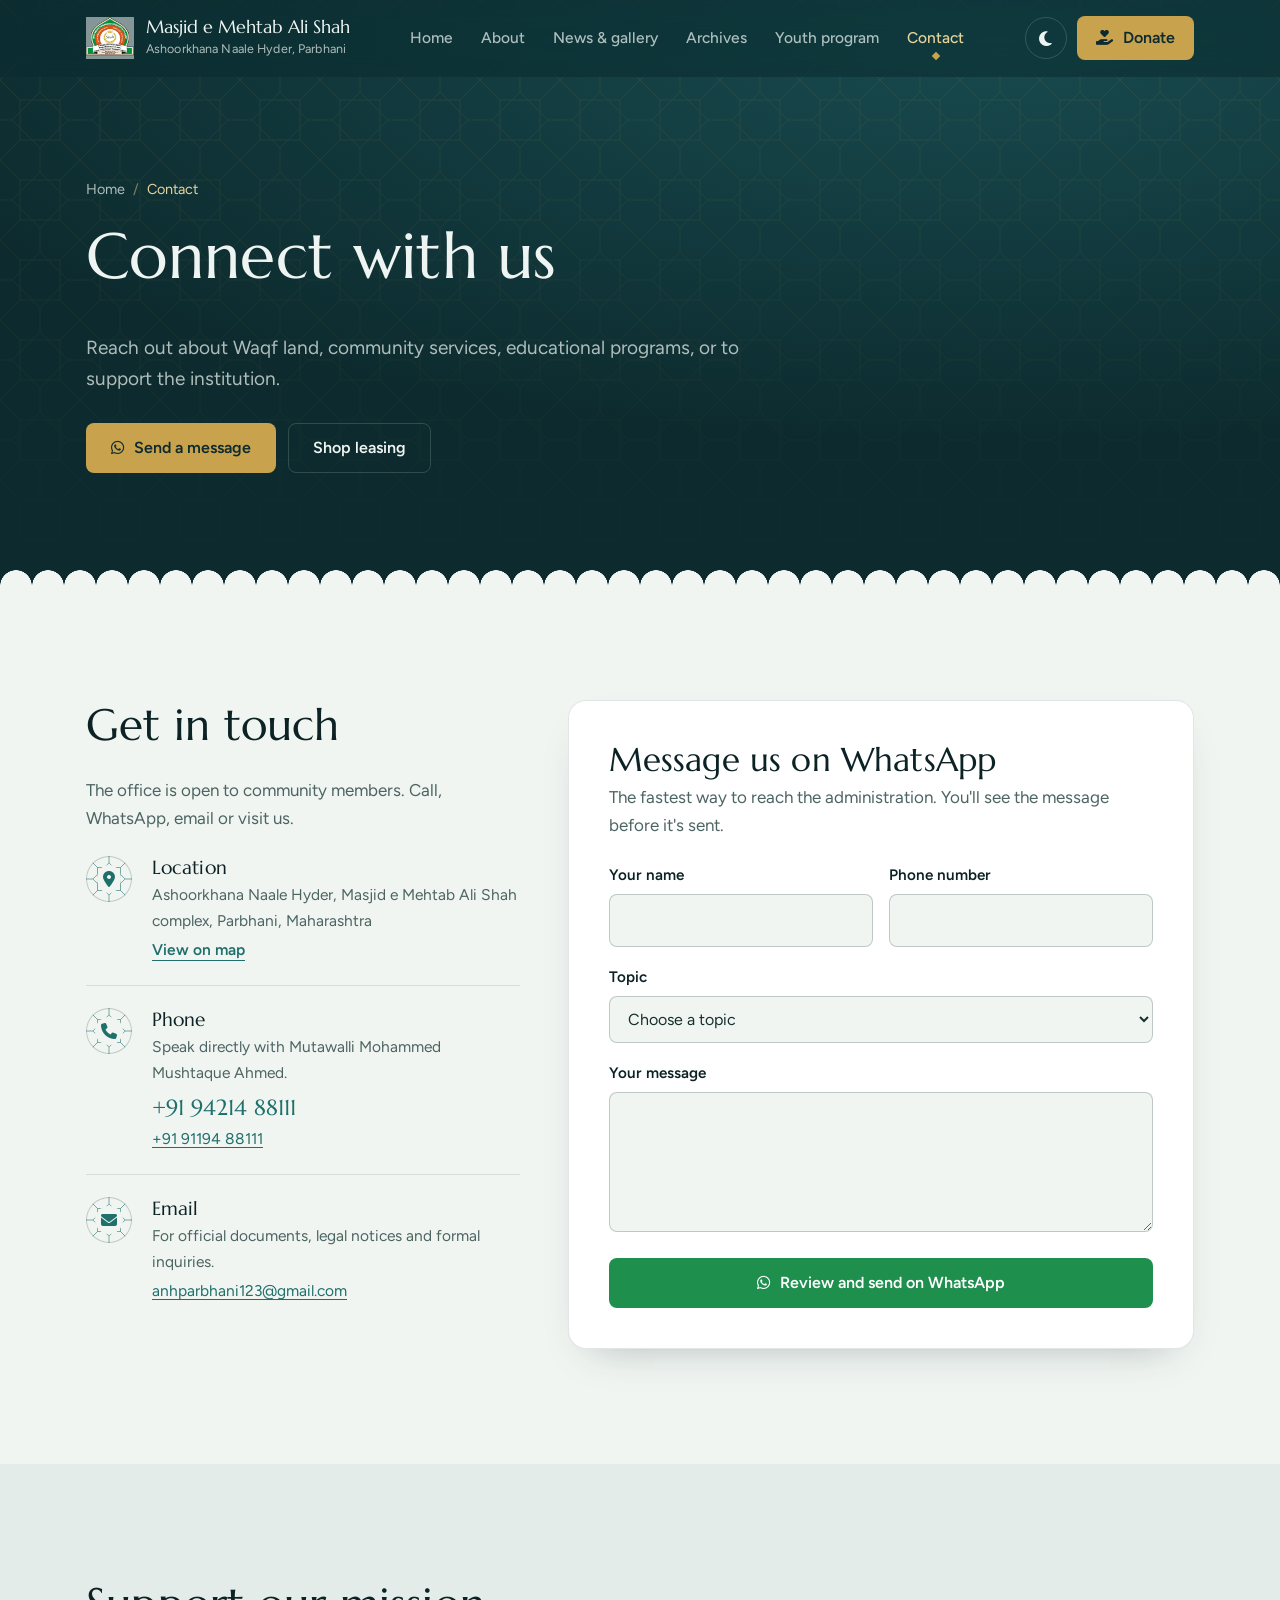
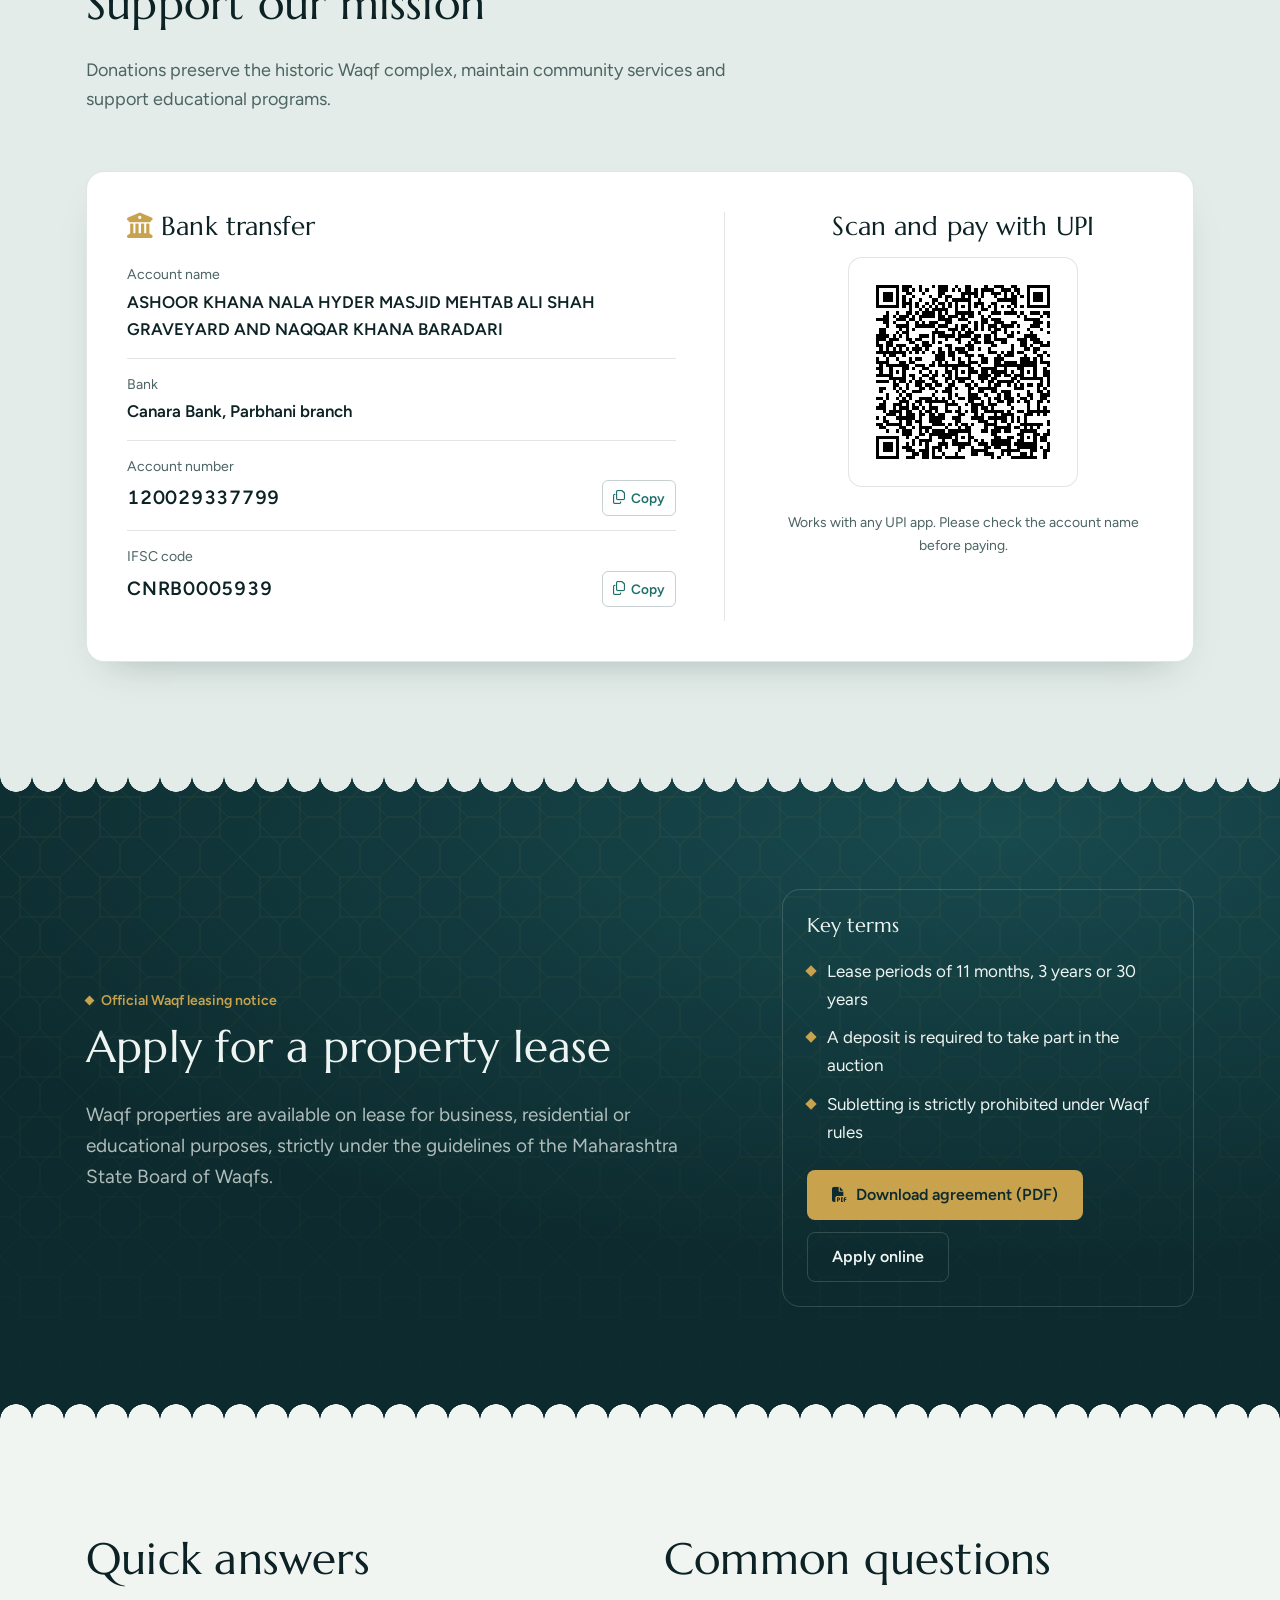
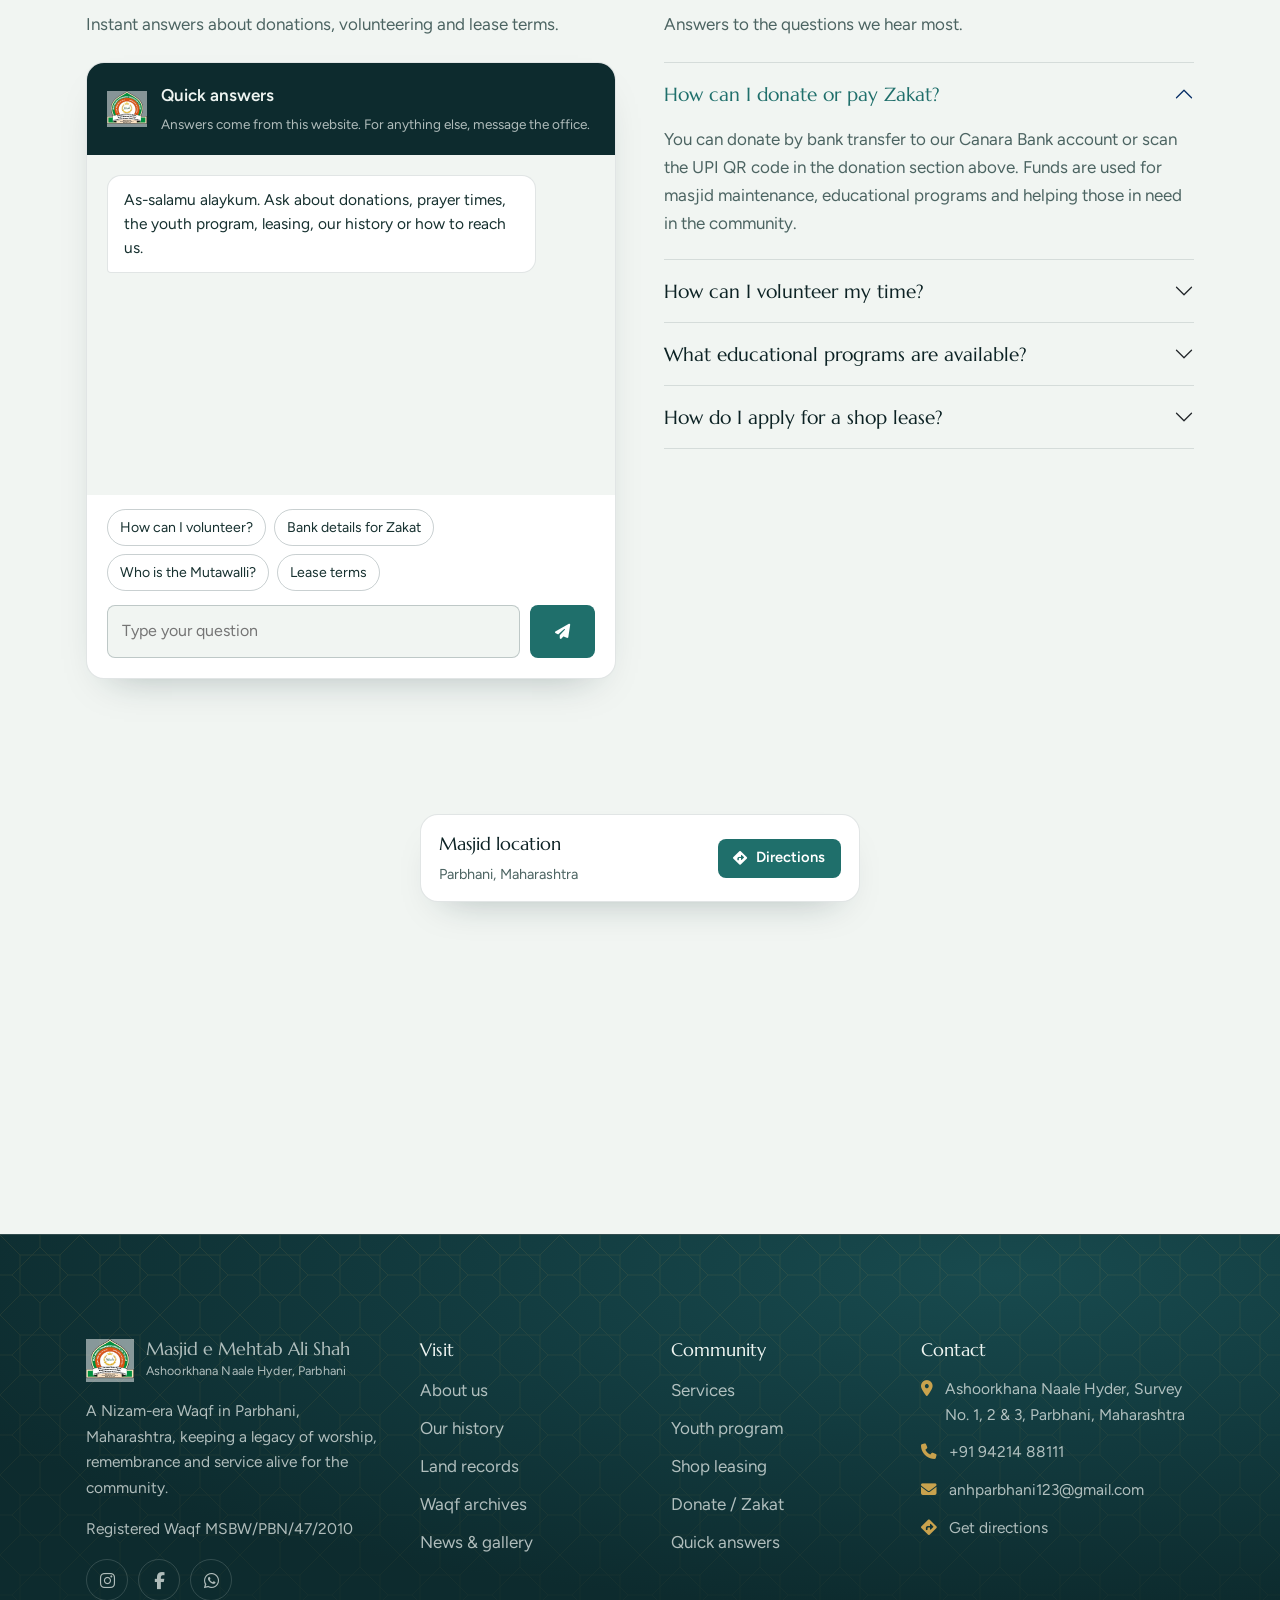
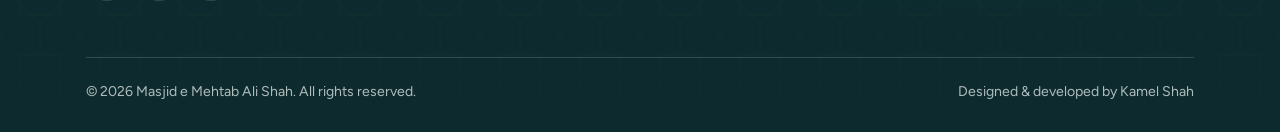
<file: Contact.html>
<!DOCTYPE html>
<html lang="en" data-theme="light" data-bs-theme="light">
<head>
  <meta charset="UTF-8">
  <meta name="viewport" content="width=device-width, initial-scale=1">
  <title>Contact Us | Masjid e Mehtab Ali Shah</title>
  <meta name="description" content="Contact the office of Masjid e Mehtab Ali Shah and Ashoorkhana Naale Hyder, Parbhani. Phone, WhatsApp, email, donation and Zakat details, and Waqf property leasing.">
  <meta name="theme-color" content="#0d2b2e">
  <meta property="og:type" content="website">
  <meta property="og:title" content="Contact Us | Masjid e Mehtab Ali Shah">
  <meta property="og:description" content="Contact the office of Masjid e Mehtab Ali Shah and Ashoorkhana Naale Hyder, Parbhani. Phone, WhatsApp, email, donation and Zakat details, and Waqf property leasing.">
  <link rel="icon" type="image/png" href="assets/img/favicon-64.png">
  <link rel="apple-touch-icon" href="assets/img/apple-touch-icon.png">
  <script>(function(){try{var t=localStorage.getItem('theme');if(t!=='dark'&&t!=='light'){t=window.matchMedia&&window.matchMedia('(prefers-color-scheme: dark)').matches?'dark':'light';}document.documentElement.setAttribute('data-theme',t);document.documentElement.setAttribute('data-bs-theme',t);}catch(e){}})();</script>
  <link rel="preconnect" href="https://fonts.googleapis.com">
  <link rel="preconnect" href="https://fonts.gstatic.com" crossorigin>
  <link href="https://fonts.googleapis.com/css2?family=Amiri:wght@400;700&amp;family=Figtree:wght@400;500;600;700&amp;family=Marcellus&amp;display=swap" rel="stylesheet">
  <link href="https://cdn.jsdelivr.net/npm/bootstrap@5.3.2/dist/css/bootstrap.min.css" rel="stylesheet">
  <link rel="stylesheet" href="https://cdnjs.cloudflare.com/ajax/libs/font-awesome/6.5.1/css/all.min.css">
  <link rel="stylesheet" href="assets/css/anh.css">
</head>
<body>
  <a class="skip-link" href="#main">Skip to content</a>
  <header class="site-nav">
    <nav class="navbar navbar-expand-xl" aria-label="Main">
      <div class="container">
        <a class="brand" href="index.html">
          <img src="assets/img/logo-seal.png" alt="" width="48" height="43">
          <span><span class="brand-name">Masjid e Mehtab Ali Shah</span><span class="brand-sub">Ashoorkhana Naale Hyder, Parbhani</span></span>
        </a>
        <div class="d-flex align-items-center gap-2 d-xl-none">
          <button class="icon-btn" type="button" data-theme-toggle aria-label="Switch to dark theme"><i class="fas fa-moon"></i></button>
          <button class="icon-btn" type="button" data-bs-toggle="collapse" data-bs-target="#siteMenu" aria-controls="siteMenu" aria-expanded="false" aria-label="Menu"><i class="fas fa-bars"></i></button>
        </div>
        <div class="collapse navbar-collapse" id="siteMenu">
          <ul class="navbar-nav nav-links mx-auto">
          <li class="nav-item"><a class="nav-link" href="index.html">Home</a></li>
          <li class="nav-item"><a class="nav-link" href="About.html">About</a></li>
          <li class="nav-item"><a class="nav-link" href="News.html">News &amp; gallery</a></li>
          <li class="nav-item"><a class="nav-link" href="land-grant-archives.html">Archives</a></li>
          <li class="nav-item"><a class="nav-link" href="youth-program.html">Youth program</a></li>
          <li class="nav-item"><a class="nav-link active" aria-current="page" href="Contact.html">Contact</a></li>
          </ul>
          <div class="nav-tools nav-tools--menu">
            <button class="icon-btn d-none d-xl-inline-flex" type="button" data-theme-toggle aria-label="Switch to dark theme"><i class="fas fa-moon"></i></button>
            <a class="btn-a btn-zari" href="Contact.html#donate"><i class="fas fa-hand-holding-heart"></i> Donate</a>
          </div>
        </div>
      </div>
    </nav>
  </header>
<main id="main">

    <section class="page-hero night jaali" aria-labelledby="page-title">
      <div class="container">
        <nav aria-label="Breadcrumb"><ol class="crumbs"><li><a href="index.html">Home</a></li><li aria-current="page">Contact</li></ol></nav>
        <h1 id="page-title">Connect with us</h1>
        <p class="lede">Reach out about Waqf land, community services, educational programs, or to support the institution.</p>
        <div class="hero-actions">
          <a class="btn-a btn-zari" href="#contact-form"><i class="fab fa-whatsapp"></i> Send a message</a>
          <a class="btn-a btn-ghost" href="#lease">Shop leasing</a>
        </div>
      </div>
      <span class="edge edge--bottom" aria-hidden="true"></span>
    </section>

    <section class="section" aria-labelledby="touch-title">
      <div class="container">
        <div class="row g-5">
          <div class="col-lg-5">
            <h2 id="touch-title">Get in touch</h2>
            <p class="muted mb-4">The office is open to community members. Call, WhatsApp, email or visit us.</p>
            <ul class="contact-list">
              <li>
                <span class="motif"><i class="fas fa-location-dot" aria-hidden="true"></i></span>
                <h3>Location</h3>
                <p>Ashoorkhana Naale Hyder, Masjid e Mehtab Ali Shah complex, Parbhani, Maharashtra</p>
                <p><a class="text-link" href="#map">View on map</a></p>
              </li>
              <li>
                <span class="motif"><i class="fas fa-phone" aria-hidden="true"></i></span>
                <h3>Phone</h3>
                <p>Speak directly with Mutawalli Mohammed Mushtaque Ahmed.</p>
                <p><a class="big" href="tel:+919421488111">+91 94214 88111</a><br><a href="tel:+919119488111">+91 91194 88111</a></p>
              </li>
              <li>
                <span class="motif"><i class="fas fa-envelope" aria-hidden="true"></i></span>
                <h3>Email</h3>
                <p>For official documents, legal notices and formal inquiries.</p>
                <p><a href="mailto:anhparbhani123@gmail.com">anhparbhani123@gmail.com</a></p>
              </li>
            </ul>
          </div>

          <div class="col-lg-7" id="contact-form">
            <div class="panel">
              <h2 class="mb-1">Message us on WhatsApp</h2>
              <p class="muted mb-4">The fastest way to reach the administration. You'll see the message before it's sent.</p>
              <form data-wa-form="New website inquiry" novalidate>
                <div class="row g-0 gx-md-3">
                  <div class="col-md-6 field"><label for="c-name">Your name</label><input id="c-name" name="name" type="text" autocomplete="name" required data-wa-label="Name"></div>
                  <div class="col-md-6 field"><label for="c-phone">Phone number</label><input id="c-phone" name="phone" type="tel" autocomplete="tel" inputmode="tel" required data-wa-label="Phone"></div>
                </div>
                <div class="field">
                  <label for="c-subject">Topic</label>
                  <select id="c-subject" name="subject" required data-wa-label="Subject">
                    <option value="" selected disabled>Choose a topic</option>
                    <option value="General Inquiry">General inquiry</option>
                    <option value="Shop Leasing">Shop leasing application</option>
                    <option value="Donation/Zakat">Donation and Zakat</option>
                    <option value="Volunteering">Volunteering</option>
                    <option value="Legal/Waqf Issue">Legal or Waqf issue</option>
                  </select>
                </div>
                <div class="field"><label for="c-message">Your message</label><textarea id="c-message" name="message" required data-wa-label="Message"></textarea></div>
                <button type="submit" class="btn-a btn-wa btn-block"><i class="fab fa-whatsapp"></i> Review and send on WhatsApp</button>
              </form>
              <div class="form-success" data-wa-success hidden tabindex="-1">
                <i class="fab fa-whatsapp" aria-hidden="true"></i>
                <h3>WhatsApp is open with your message</h3>
                <p class="muted">Press send in WhatsApp to deliver it to the office. If WhatsApp didn't open, call <a href="tel:+919421488111">+91 94214 88111</a>.</p>
                <button type="button" class="btn-a btn-line" data-wa-reset>Write another message</button>
              </div>
            </div>
          </div>
        </div>
      </div>
    </section>

    <section class="section section--alt" id="donate" aria-labelledby="donate-title">
      <div class="container">
        <div class="section-head">
          <h2 id="donate-title">Support our mission</h2>
          <p>Donations preserve the historic Waqf complex, maintain community services and support educational programs.</p>
        </div>
        <div class="panel">
          <div class="bank">
            <div class="bank-details">
              <h3 class="mb-2"><i class="fas fa-building-columns me-2" style="color: var(--zari)" aria-hidden="true"></i>Bank transfer</h3>
              <div class="bank-row"><span class="k">Account name</span><span class="v">ASHOOR KHANA NALA HYDER MASJID MEHTAB ALI SHAH GRAVEYARD AND NAQQAR KHANA BARADARI</span></div>
              <div class="bank-row"><span class="k">Bank</span><span class="v">Canara Bank, Parbhani branch</span></div>
              <div class="bank-row"><span class="k">Account number</span><span class="v mono"><span id="accNum">120029337799</span><button type="button" class="copy-btn" data-copy="accNum"><i class="far fa-copy" aria-hidden="true"></i><span>Copy</span></button></span></div>
              <div class="bank-row"><span class="k">IFSC code</span><span class="v mono"><span id="ifscCode">CNRB0005939</span><button type="button" class="copy-btn" data-copy="ifscCode"><i class="far fa-copy" aria-hidden="true"></i><span>Copy</span></button></span></div>
            </div>
            <div class="bank-qr">
              <h3 class="mb-3">Scan and pay with UPI</h3>
              <div class="qr-frame"><img src="Contact/QR.png" alt="UPI QR code for donations" width="200" height="200"></div>
              <p class="small-print mt-3 mb-0">Works with any UPI app. Please check the account name before paying.</p>
            </div>
          </div>
        </div>
      </div>
    </section>

    <section class="band night jaali" id="lease" aria-labelledby="lease-title">
      <span class="edge edge--top edge--alt" aria-hidden="true"></span>
      <div class="container band-grid">
        <div>
          <p class="tag" style="color: var(--zari)">Official Waqf leasing notice</p>
          <h2 id="lease-title">Apply for a property lease</h2>
          <p class="lede">Waqf properties are available on lease for business, residential or educational purposes, strictly under the guidelines of the Maharashtra State Board of Waqfs.</p>
        </div>
        <div class="bank-mini">
          <h3 class="fs-5 mb-3">Key terms</h3>
          <ul class="checks mb-4">
            <li>Lease periods of 11 months, 3 years or 30 years</li>
            <li>A deposit is required to take part in the auction</li>
            <li>Subletting is strictly prohibited under Waqf rules</li>
          </ul>
          <div class="gap-actions">
            <a class="btn-a btn-zari" href="Contact/Waqf%20Rent%20Agreement.pdf" download><i class="fas fa-file-pdf"></i> Download agreement (PDF)</a>
            <a class="btn-a btn-ghost" href="shop-registration.html">Apply online</a>
          </div>
        </div>
      </div>
      <span class="edge edge--bottom" aria-hidden="true"></span>
    </section>

    <section class="section" id="helper" aria-labelledby="faq-title">
      <div class="container">
        <div class="row g-5">
          <div class="col-lg-6">
            <h2>Quick answers</h2>
            <p class="muted mb-4">Instant answers about donations, volunteering and lease terms.</p>
            <div class="helper" data-helper>
            <div class="helper-head">
              <img src="assets/img/logo-seal.png" alt="" width="40" height="36">
              <div><strong>Quick answers</strong><span>Answers come from this website. For anything else, message the office.</span></div>
            </div>
            <div class="helper-log" aria-live="polite">
              <div class="msg msg-bot"><p>As-salamu alaykum. Ask about donations, prayer times, the youth program, leasing, our history or how to reach us.</p></div>
            </div>
            <div class="chips"><button type="button" class="chip">How can I volunteer?</button><button type="button" class="chip">Bank details for Zakat</button><button type="button" class="chip">Who is the Mutawalli?</button><button type="button" class="chip">Lease terms</button></div>
            <form class="helper-form">
              <label class="visually-hidden" for="helperQ">Your question</label>
              <input class="input" id="helperQ" type="text" placeholder="Type your question" autocomplete="off">
              <button class="btn-a btn-firoza" type="submit" aria-label="Ask"><i class="fas fa-paper-plane"></i></button>
            </form>
          </div>
          </div>
          <div class="col-lg-6">
            <h2 id="faq-title">Common questions</h2>
            <p class="muted mb-4">Answers to the questions we hear most.</p>
            <div class="accordion faq" id="faqAccordion">
              <div class="accordion-item">
                <h3 class="accordion-header"><button class="accordion-button" type="button" data-bs-toggle="collapse" data-bs-target="#c1" aria-expanded="true" aria-controls="c1">How can I donate or pay Zakat?</button></h3>
                <div id="c1" class="accordion-collapse collapse show" data-bs-parent="#faqAccordion"><div class="accordion-body">You can donate by bank transfer to our Canara Bank account or scan the UPI QR code in the donation section above. Funds are used for masjid maintenance, educational programs and helping those in need in the community.</div></div>
              </div>
              <div class="accordion-item">
                <h3 class="accordion-header"><button class="accordion-button collapsed" type="button" data-bs-toggle="collapse" data-bs-target="#c2" aria-expanded="false" aria-controls="c2">How can I volunteer my time?</button></h3>
                <div id="c2" class="accordion-collapse collapse" data-bs-parent="#faqAccordion"><div class="accordion-body">We encourage community participation. Use the WhatsApp form above, choose "Volunteering" as the topic, and tell us your skills. We often need help with events, tutoring and maintenance.</div></div>
              </div>
              <div class="accordion-item">
                <h3 class="accordion-header"><button class="accordion-button collapsed" type="button" data-bs-toggle="collapse" data-bs-target="#c3" aria-expanded="false" aria-controls="c3">What educational programs are available?</button></h3>
                <div id="c3" class="accordion-collapse collapse" data-bs-parent="#faqAccordion"><div class="accordion-body">We offer a weekend Islamic Studies Program for youth aged 7 to 14, adult Tafseer sessions, and a 24-hour computer institute open to students of all backgrounds. <a href="youth-program.html">See the youth program</a>.</div></div>
              </div>
              <div class="accordion-item">
                <h3 class="accordion-header"><button class="accordion-button collapsed" type="button" data-bs-toggle="collapse" data-bs-target="#c4" aria-expanded="false" aria-controls="c4">How do I apply for a shop lease?</button></h3>
                <div id="c4" class="accordion-collapse collapse" data-bs-parent="#faqAccordion"><div class="accordion-body">Download the rent agreement PDF from the leasing section to review the terms. When you're ready, <a href="shop-registration.html">fill in the registration form</a>, contact the Mutawalli's office, or send an inquiry with the WhatsApp form.</div></div>
              </div>
            </div>
          </div>
        </div>
      </div>
    </section>

    <section id="map" class="map-frame" aria-label="Map">
      <div class="map-card">
        <div><strong>Masjid location</strong><span>Parbhani, Maharashtra</span></div>
        <a class="btn-a btn-firoza" href="https://maps.google.com/?q=19.26620955,76.76450095" target="_blank" rel="noopener"><i class="fas fa-diamond-turn-right"></i> Directions</a>
      </div>
      <iframe title="Map of Parbhani, Maharashtra" src="https://www.google.com/maps/embed?pb=!1m18!1m12!1m3!1d15119.835158654854!2d76.76450095!3d19.26620955!2m3!1f0!2f0!3f0!3m2!1i1024!2i768!4f13.1!3m3!1m2!1s0x3bd0175b31276d49%3A0x8e83b4b830d17!2sParbhani%2C%20Maharashtra!5e0!3m2!1sen!2sin!4v1690000000000!5m2!1sen!2sin" loading="lazy" referrerpolicy="no-referrer-when-downgrade" allowfullscreen></iframe>
    </section>

  </main>
  <footer class="site-footer night jaali footer--joined">
    
    <div class="container">
      <div class="footer-grid">
        <div class="footer-about">
          <a class="brand mb-3" href="index.html">
            <img src="assets/img/logo-seal.png" alt="" width="48" height="43">
            <span><span class="brand-name">Masjid e Mehtab Ali Shah</span><span class="brand-sub">Ashoorkhana Naale Hyder, Parbhani</span></span>
          </a>
          <p>A Nizam-era Waqf in Parbhani, Maharashtra, keeping a legacy of worship, remembrance and service alive for the community.</p>
          <p class="small-print mb-0" style="color: var(--on-night-muted)">Registered Waqf MSBW/PBN/47/2010</p>
          <div class="socials">
            <a href="https://www.instagram.com/anh_parbhani" target="_blank" rel="noopener" aria-label="Instagram"><i class="fab fa-instagram"></i></a>
            <a href="https://www.facebook.com/profile.php?id=61560715079910" target="_blank" rel="noopener" aria-label="Facebook"><i class="fab fa-facebook-f"></i></a>
            <a href="https://wa.me/919421488111" target="_blank" rel="noopener" aria-label="WhatsApp"><i class="fab fa-whatsapp"></i></a>
          </div>
        </div>
        <div>
          <h2>Visit</h2>
          <ul class="footer-links">
            <li><a href="About.html">About us</a></li>
            <li><a href="About.html#timeline">Our history</a></li>
            <li><a href="About.html#land-map">Land records</a></li>
            <li><a href="land-grant-archives.html">Waqf archives</a></li>
            <li><a href="News.html">News &amp; gallery</a></li>
          </ul>
        </div>
        <div>
          <h2>Community</h2>
          <ul class="footer-links">
            <li><a href="About.html#services">Services</a></li>
            <li><a href="youth-program.html">Youth program</a></li>
            <li><a href="shop-registration.html">Shop leasing</a></li>
            <li><a href="Contact.html#donate">Donate / Zakat</a></li>
            <li><a href="Contact.html#helper">Quick answers</a></li>
          </ul>
        </div>
        <div>
          <h2>Contact</h2>
          <ul class="footer-links footer-contact">
            <li><i class="fas fa-location-dot"></i><span>Ashoorkhana Naale Hyder, Survey No. 1, 2 &amp; 3, Parbhani, Maharashtra</span></li>
            <li><i class="fas fa-phone"></i><a href="tel:+919421488111">+91 94214 88111</a></li>
            <li><i class="fas fa-envelope"></i><a href="mailto:anhparbhani123@gmail.com">anhparbhani123@gmail.com</a></li>
            <li><i class="fas fa-diamond-turn-right"></i><a href="https://maps.google.com/?q=19.26620955,76.76450095" target="_blank" rel="noopener">Get directions</a></li>
          </ul>
        </div>
      </div>
      <div class="footer-base">
        <p>&copy; <span data-year>2026</span> Masjid e Mehtab Ali Shah. All rights reserved.</p>
        <p>Designed &amp; developed by Kamel Shah</p>
      </div>
    </div>
  </footer>
  <div class="modal fade" id="waModal" tabindex="-1" aria-labelledby="waModalTitle">
    <div class="modal-dialog modal-dialog-centered">
      <div class="modal-content">
        <div class="modal-header">
          <h2 class="modal-title fs-5" id="waModalTitle"><i class="fab fa-whatsapp me-2" style="color:#1f8f4e"></i>Check your message</h2>
          <button type="button" class="btn-close" data-bs-dismiss="modal" aria-label="Close"></button>
        </div>
        <div class="modal-body">
          <p class="small-print">This opens WhatsApp with the message addressed to the office (+91 94214 88111). Press send in WhatsApp to deliver it.</p>
          <div class="wa-preview" id="waPreview"></div>
        </div>
        <div class="modal-footer">
          <button type="button" class="btn-a btn-line" data-bs-dismiss="modal">Edit</button>
          <a class="btn-a btn-wa" id="waSend" href="https://wa.me/919421488111" target="_blank" rel="noopener"><i class="fab fa-whatsapp"></i> Open WhatsApp</a>
        </div>
      </div>
    </div>
  </div>
  <script src="https://cdn.jsdelivr.net/npm/bootstrap@5.3.2/dist/js/bootstrap.bundle.min.js"></script>
  <script src="assets/js/anh.js"></script>
</body>
</html>
</file>
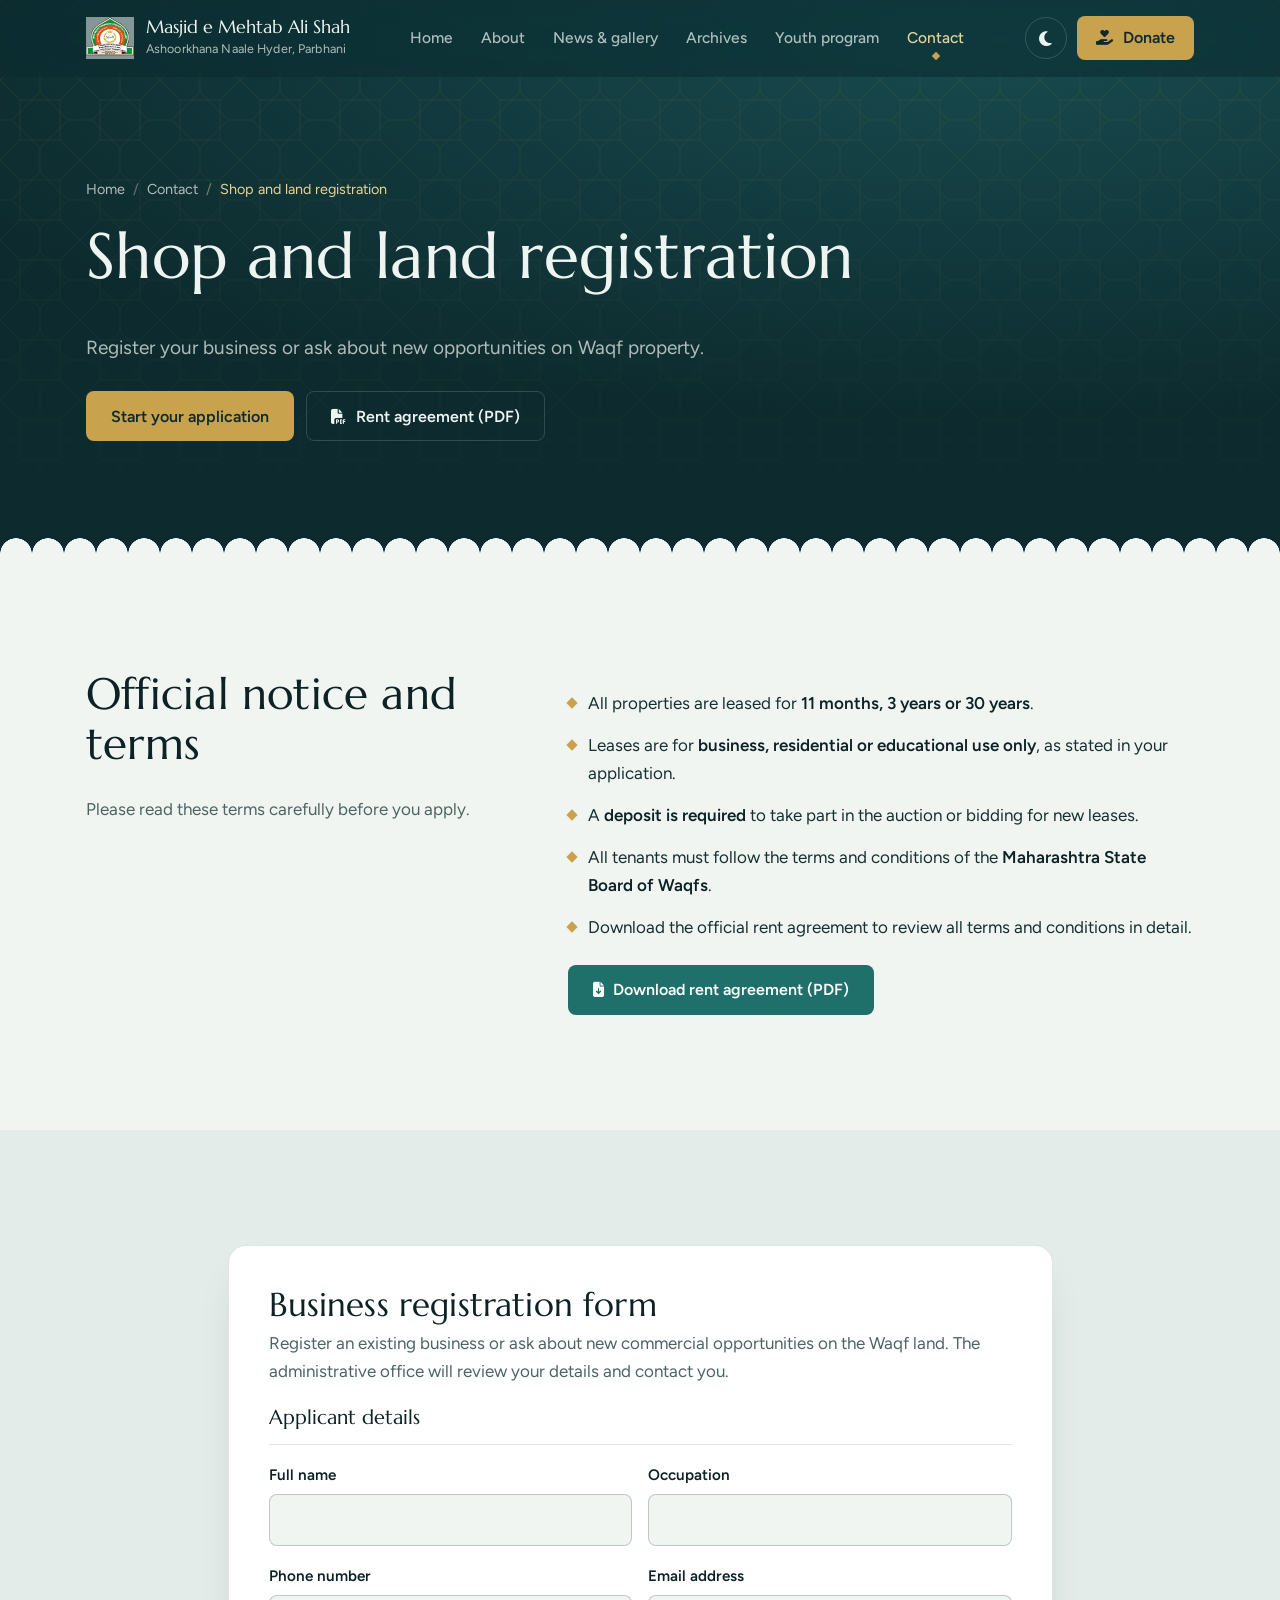
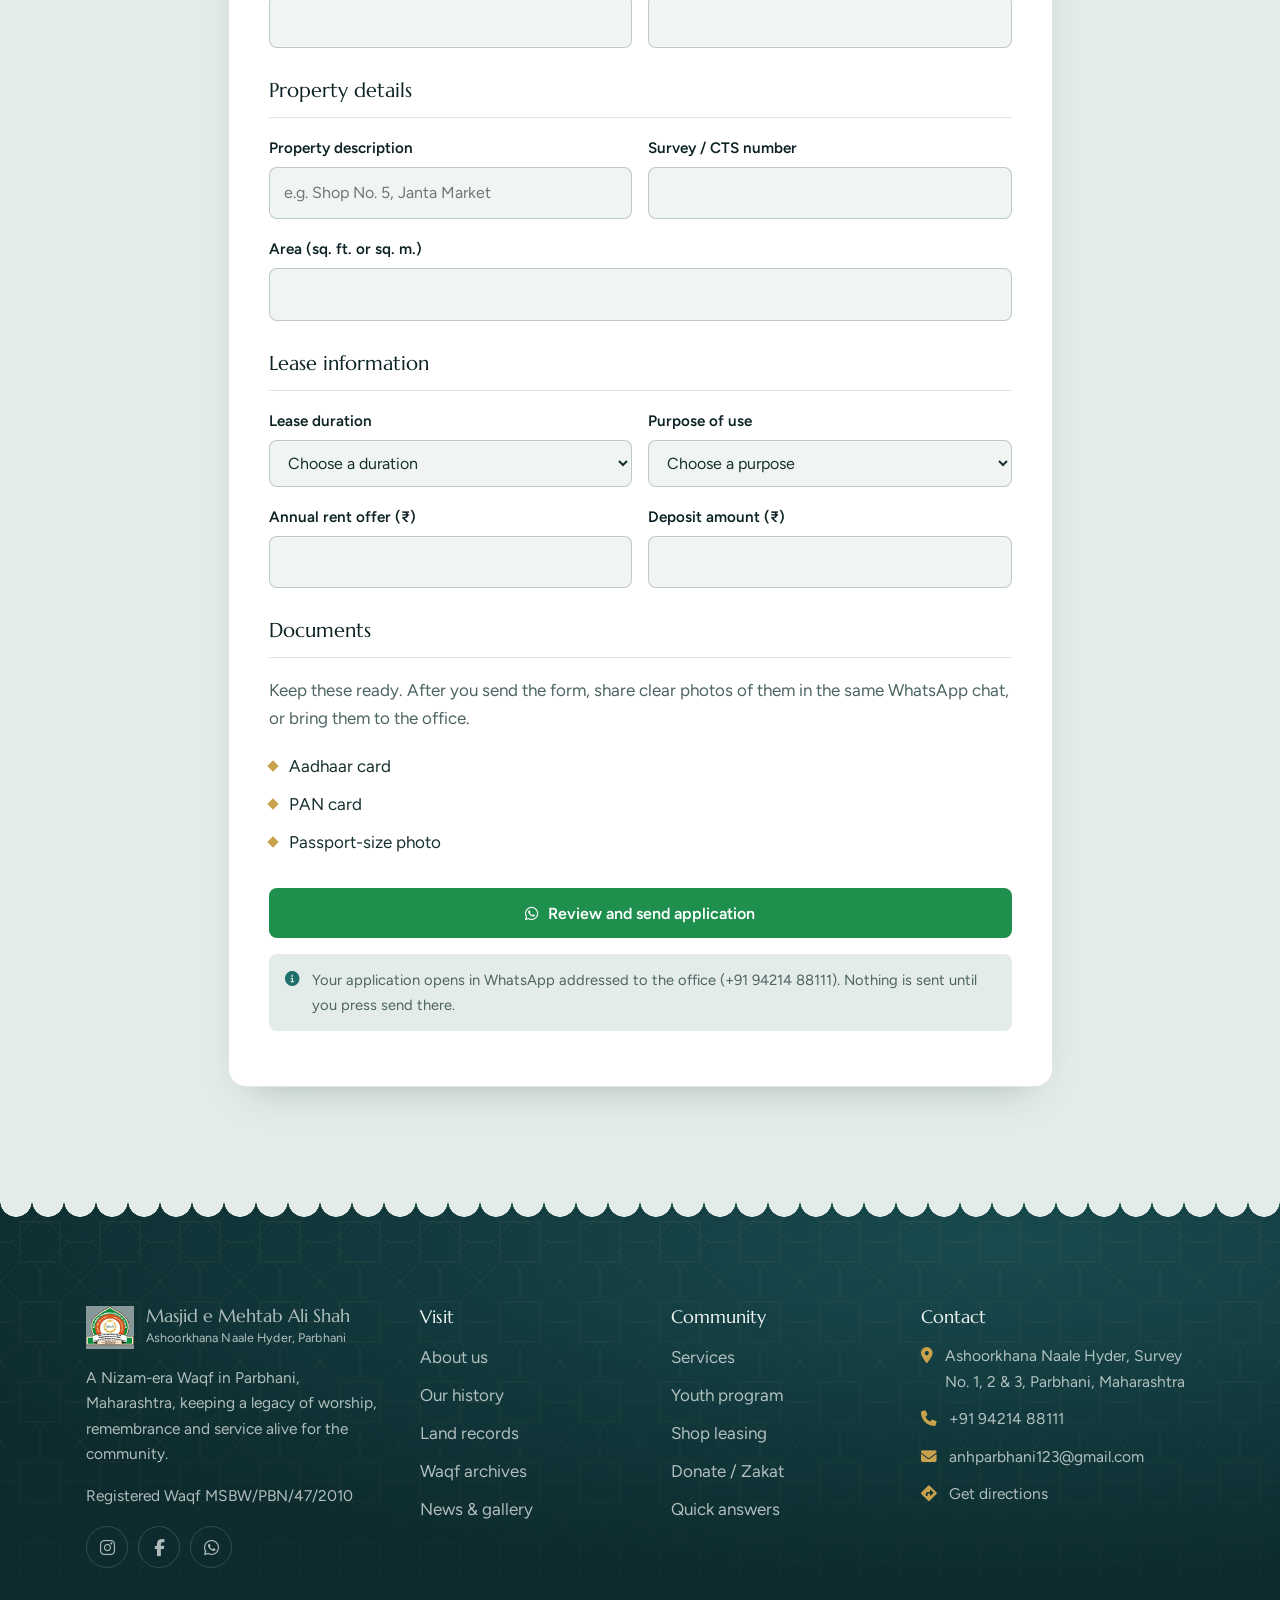
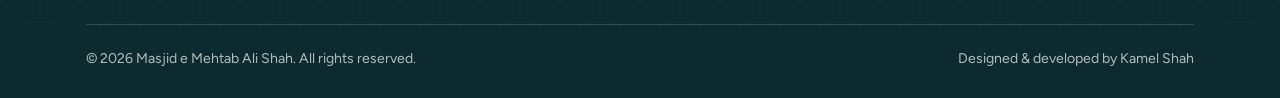
<file: shop-registration.html>
<!DOCTYPE html>
<html lang="en" data-theme="light" data-bs-theme="light">
<head>
  <meta charset="UTF-8">
  <meta name="viewport" content="width=device-width, initial-scale=1">
  <title>Shop &amp; Land Registration | Masjid e Mehtab Ali Shah</title>
  <meta name="description" content="Register your business or apply to lease Waqf property of Masjid e Mehtab Ali Shah, Parbhani. Lease terms, rent agreement PDF and application form.">
  <meta name="theme-color" content="#0d2b2e">
  <meta property="og:type" content="website">
  <meta property="og:title" content="Shop &amp; Land Registration | Masjid e Mehtab Ali Shah">
  <meta property="og:description" content="Register your business or apply to lease Waqf property of Masjid e Mehtab Ali Shah, Parbhani. Lease terms, rent agreement PDF and application form.">
  <link rel="icon" type="image/png" href="assets/img/favicon-64.png">
  <link rel="apple-touch-icon" href="assets/img/apple-touch-icon.png">
  <script>(function(){try{var t=localStorage.getItem('theme');if(t!=='dark'&&t!=='light'){t=window.matchMedia&&window.matchMedia('(prefers-color-scheme: dark)').matches?'dark':'light';}document.documentElement.setAttribute('data-theme',t);document.documentElement.setAttribute('data-bs-theme',t);}catch(e){}})();</script>
  <link rel="preconnect" href="https://fonts.googleapis.com">
  <link rel="preconnect" href="https://fonts.gstatic.com" crossorigin>
  <link href="https://fonts.googleapis.com/css2?family=Amiri:wght@400;700&amp;family=Figtree:wght@400;500;600;700&amp;family=Marcellus&amp;display=swap" rel="stylesheet">
  <link href="https://cdn.jsdelivr.net/npm/bootstrap@5.3.2/dist/css/bootstrap.min.css" rel="stylesheet">
  <link rel="stylesheet" href="https://cdnjs.cloudflare.com/ajax/libs/font-awesome/6.5.1/css/all.min.css">
  <link rel="stylesheet" href="assets/css/anh.css">
</head>
<body>
  <a class="skip-link" href="#main">Skip to content</a>
  <header class="site-nav">
    <nav class="navbar navbar-expand-xl" aria-label="Main">
      <div class="container">
        <a class="brand" href="index.html">
          <img src="assets/img/logo-seal.png" alt="" width="48" height="43">
          <span><span class="brand-name">Masjid e Mehtab Ali Shah</span><span class="brand-sub">Ashoorkhana Naale Hyder, Parbhani</span></span>
        </a>
        <div class="d-flex align-items-center gap-2 d-xl-none">
          <button class="icon-btn" type="button" data-theme-toggle aria-label="Switch to dark theme"><i class="fas fa-moon"></i></button>
          <button class="icon-btn" type="button" data-bs-toggle="collapse" data-bs-target="#siteMenu" aria-controls="siteMenu" aria-expanded="false" aria-label="Menu"><i class="fas fa-bars"></i></button>
        </div>
        <div class="collapse navbar-collapse" id="siteMenu">
          <ul class="navbar-nav nav-links mx-auto">
          <li class="nav-item"><a class="nav-link" href="index.html">Home</a></li>
          <li class="nav-item"><a class="nav-link" href="About.html">About</a></li>
          <li class="nav-item"><a class="nav-link" href="News.html">News &amp; gallery</a></li>
          <li class="nav-item"><a class="nav-link" href="land-grant-archives.html">Archives</a></li>
          <li class="nav-item"><a class="nav-link" href="youth-program.html">Youth program</a></li>
          <li class="nav-item"><a class="nav-link active" aria-current="page" href="Contact.html">Contact</a></li>
          </ul>
          <div class="nav-tools nav-tools--menu">
            <button class="icon-btn d-none d-xl-inline-flex" type="button" data-theme-toggle aria-label="Switch to dark theme"><i class="fas fa-moon"></i></button>
            <a class="btn-a btn-zari" href="Contact.html#donate"><i class="fas fa-hand-holding-heart"></i> Donate</a>
          </div>
        </div>
      </div>
    </nav>
  </header>
<main id="main">

    <section class="page-hero night jaali" aria-labelledby="page-title">
      <div class="container">
        <nav aria-label="Breadcrumb"><ol class="crumbs"><li><a href="index.html">Home</a></li><li><a href="Contact.html">Contact</a></li><li aria-current="page">Shop and land registration</li></ol></nav>
        <h1 id="page-title">Shop and land registration</h1>
        <p class="lede">Register your business or ask about new opportunities on Waqf property.</p>
        <div class="hero-actions">
          <a class="btn-a btn-zari" href="#apply">Start your application</a>
          <a class="btn-a btn-ghost" href="Contact/Waqf%20Rent%20Agreement.pdf" download><i class="fas fa-file-pdf"></i> Rent agreement (PDF)</a>
        </div>
      </div>
      <span class="edge edge--bottom" aria-hidden="true"></span>
    </section>

    <section class="section" aria-labelledby="terms-title">
      <div class="container">
        <div class="row g-5">
          <div class="col-lg-5">
            <h2 id="terms-title">Official notice and terms</h2>
            <p class="muted">Please read these terms carefully before you apply.</p>
          </div>
          <div class="col-lg-7">
            <ul class="checks" style="gap: 14px">
              <li><span>All properties are leased for <strong>11 months, 3 years or 30 years</strong>.</span></li>
              <li><span>Leases are for <strong>business, residential or educational use only</strong>, as stated in your application.</span></li>
              <li><span>A <strong>deposit is required</strong> to take part in the auction or bidding for new leases.</span></li>
              <li><span>All tenants must follow the terms and conditions of the <strong>Maharashtra State Board of Waqfs</strong>.</span></li>
              <li><span>Download the official rent agreement to review all terms and conditions in detail.</span></li>
            </ul>
            <a class="btn-a btn-firoza mt-4" href="Contact/Waqf%20Rent%20Agreement.pdf" download><i class="fas fa-file-arrow-down"></i> Download rent agreement (PDF)</a>
          </div>
        </div>
      </div>
    </section>

    <section class="section section--alt" id="apply" aria-labelledby="apply-title">
      <div class="container">
        <div class="row justify-content-center">
          <div class="col-lg-10 col-xl-9">
            <div class="panel">
              <h2 id="apply-title" class="mb-1">Business registration form</h2>
              <p class="muted mb-2">Register an existing business or ask about new commercial opportunities on the Waqf land. The administrative office will review your details and contact you.</p>
              <form data-wa-form="Shop / land registration" novalidate>
                <fieldset>
                  <legend class="form-legend">Applicant details</legend>
                  <div class="row g-0 gx-md-3">
                    <div class="col-md-6 field"><label for="s-name">Full name</label><input id="s-name" type="text" autocomplete="name" required data-wa-label="Name"></div>
                    <div class="col-md-6 field"><label for="s-occ">Occupation</label><input id="s-occ" type="text" required data-wa-label="Occupation"></div>
                    <div class="col-md-6 field"><label for="s-phone">Phone number</label><input id="s-phone" type="tel" autocomplete="tel" inputmode="tel" required data-wa-label="Phone"></div>
                    <div class="col-md-6 field"><label for="s-email">Email address</label><input id="s-email" type="email" autocomplete="email" required data-wa-label="Email"></div>
                  </div>
                </fieldset>
                <fieldset>
                  <legend class="form-legend">Property details</legend>
                  <div class="row g-0 gx-md-3">
                    <div class="col-md-6 field"><label for="s-prop">Property description</label><input id="s-prop" type="text" placeholder="e.g. Shop No. 5, Janta Market" required data-wa-label="Property"></div>
                    <div class="col-md-6 field"><label for="s-survey">Survey / CTS number</label><input id="s-survey" type="text" required data-wa-label="Survey/CTS No."></div>
                    <div class="col-12 field"><label for="s-area">Area (sq. ft. or sq. m.)</label><input id="s-area" type="text" required data-wa-label="Area"></div>
                  </div>
                </fieldset>
                <fieldset>
                  <legend class="form-legend">Lease information</legend>
                  <div class="row g-0 gx-md-3">
                    <div class="col-md-6 field">
                      <label for="s-duration">Lease duration</label>
                      <select id="s-duration" required data-wa-label="Lease duration">
                        <option value="" selected disabled>Choose a duration</option>
                        <option value="11 months">11 months</option>
                        <option value="3 years">3 years</option>
                        <option value="30 years">30 years</option>
                      </select>
                    </div>
                    <div class="col-md-6 field">
                      <label for="s-purpose">Purpose of use</label>
                      <select id="s-purpose" required data-wa-label="Purpose">
                        <option value="" selected disabled>Choose a purpose</option>
                        <option value="Business">Business</option>
                        <option value="Residential">Residential</option>
                        <option value="Educational">Educational</option>
                      </select>
                    </div>
                    <div class="col-md-6 field"><label for="s-rent">Annual rent offer (₹)</label><input id="s-rent" type="number" min="0" inputmode="numeric" required data-wa-label="Annual rent offer (Rs)"></div>
                    <div class="col-md-6 field"><label for="s-deposit">Deposit amount (₹)</label><input id="s-deposit" type="number" min="0" inputmode="numeric" required data-wa-label="Deposit (Rs)"></div>
                  </div>
                </fieldset>
                <fieldset>
                  <legend class="form-legend">Documents</legend>
                  <p class="muted mb-2">Keep these ready. After you send the form, share clear photos of them in the same WhatsApp chat, or bring them to the office.</p>
                  <ul class="checks mb-2">
                    <li>Aadhaar card</li>
                    <li>PAN card</li>
                    <li>Passport-size photo</li>
                  </ul>
                </fieldset>
                <button type="submit" class="btn-a btn-wa btn-block mt-4"><i class="fab fa-whatsapp"></i> Review and send application</button>
                <p class="form-note"><i class="fas fa-circle-info" aria-hidden="true"></i><span>Your application opens in WhatsApp addressed to the office (+91 94214 88111). Nothing is sent until you press send there.</span></p>
              </form>
              <div class="form-success" data-wa-success hidden tabindex="-1">
                <i class="fab fa-whatsapp" aria-hidden="true"></i>
                <h3>WhatsApp is open with your application</h3>
                <p class="muted">Press send in WhatsApp, then share photos of your Aadhaar card, PAN card and passport-size photo in the same chat. The office will review your application and contact you.</p>
                <button type="button" class="btn-a btn-line" data-wa-reset>Start another application</button>
              </div>
            </div>
          </div>
        </div>
      </div>
    </section>

  </main>
  <footer class="site-footer night jaali">
    <span class="edge edge--top edge--alt" aria-hidden="true"></span>
    <div class="container">
      <div class="footer-grid">
        <div class="footer-about">
          <a class="brand mb-3" href="index.html">
            <img src="assets/img/logo-seal.png" alt="" width="48" height="43">
            <span><span class="brand-name">Masjid e Mehtab Ali Shah</span><span class="brand-sub">Ashoorkhana Naale Hyder, Parbhani</span></span>
          </a>
          <p>A Nizam-era Waqf in Parbhani, Maharashtra, keeping a legacy of worship, remembrance and service alive for the community.</p>
          <p class="small-print mb-0" style="color: var(--on-night-muted)">Registered Waqf MSBW/PBN/47/2010</p>
          <div class="socials">
            <a href="https://www.instagram.com/anh_parbhani" target="_blank" rel="noopener" aria-label="Instagram"><i class="fab fa-instagram"></i></a>
            <a href="https://www.facebook.com/profile.php?id=61560715079910" target="_blank" rel="noopener" aria-label="Facebook"><i class="fab fa-facebook-f"></i></a>
            <a href="https://wa.me/919421488111" target="_blank" rel="noopener" aria-label="WhatsApp"><i class="fab fa-whatsapp"></i></a>
          </div>
        </div>
        <div>
          <h2>Visit</h2>
          <ul class="footer-links">
            <li><a href="About.html">About us</a></li>
            <li><a href="About.html#timeline">Our history</a></li>
            <li><a href="About.html#land-map">Land records</a></li>
            <li><a href="land-grant-archives.html">Waqf archives</a></li>
            <li><a href="News.html">News &amp; gallery</a></li>
          </ul>
        </div>
        <div>
          <h2>Community</h2>
          <ul class="footer-links">
            <li><a href="About.html#services">Services</a></li>
            <li><a href="youth-program.html">Youth program</a></li>
            <li><a href="shop-registration.html">Shop leasing</a></li>
            <li><a href="Contact.html#donate">Donate / Zakat</a></li>
            <li><a href="Contact.html#helper">Quick answers</a></li>
          </ul>
        </div>
        <div>
          <h2>Contact</h2>
          <ul class="footer-links footer-contact">
            <li><i class="fas fa-location-dot"></i><span>Ashoorkhana Naale Hyder, Survey No. 1, 2 &amp; 3, Parbhani, Maharashtra</span></li>
            <li><i class="fas fa-phone"></i><a href="tel:+919421488111">+91 94214 88111</a></li>
            <li><i class="fas fa-envelope"></i><a href="mailto:anhparbhani123@gmail.com">anhparbhani123@gmail.com</a></li>
            <li><i class="fas fa-diamond-turn-right"></i><a href="https://maps.google.com/?q=19.26620955,76.76450095" target="_blank" rel="noopener">Get directions</a></li>
          </ul>
        </div>
      </div>
      <div class="footer-base">
        <p>&copy; <span data-year>2026</span> Masjid e Mehtab Ali Shah. All rights reserved.</p>
        <p>Designed &amp; developed by Kamel Shah</p>
      </div>
    </div>
  </footer>
  <div class="modal fade" id="waModal" tabindex="-1" aria-labelledby="waModalTitle">
    <div class="modal-dialog modal-dialog-centered">
      <div class="modal-content">
        <div class="modal-header">
          <h2 class="modal-title fs-5" id="waModalTitle"><i class="fab fa-whatsapp me-2" style="color:#1f8f4e"></i>Check your message</h2>
          <button type="button" class="btn-close" data-bs-dismiss="modal" aria-label="Close"></button>
        </div>
        <div class="modal-body">
          <p class="small-print">This opens WhatsApp with the message addressed to the office (+91 94214 88111). Press send in WhatsApp to deliver it.</p>
          <div class="wa-preview" id="waPreview"></div>
        </div>
        <div class="modal-footer">
          <button type="button" class="btn-a btn-line" data-bs-dismiss="modal">Edit</button>
          <a class="btn-a btn-wa" id="waSend" href="https://wa.me/919421488111" target="_blank" rel="noopener"><i class="fab fa-whatsapp"></i> Open WhatsApp</a>
        </div>
      </div>
    </div>
  </div>
  <script src="https://cdn.jsdelivr.net/npm/bootstrap@5.3.2/dist/js/bootstrap.bundle.min.js"></script>
  <script src="assets/js/anh.js"></script>
</body>
</html>
</file>
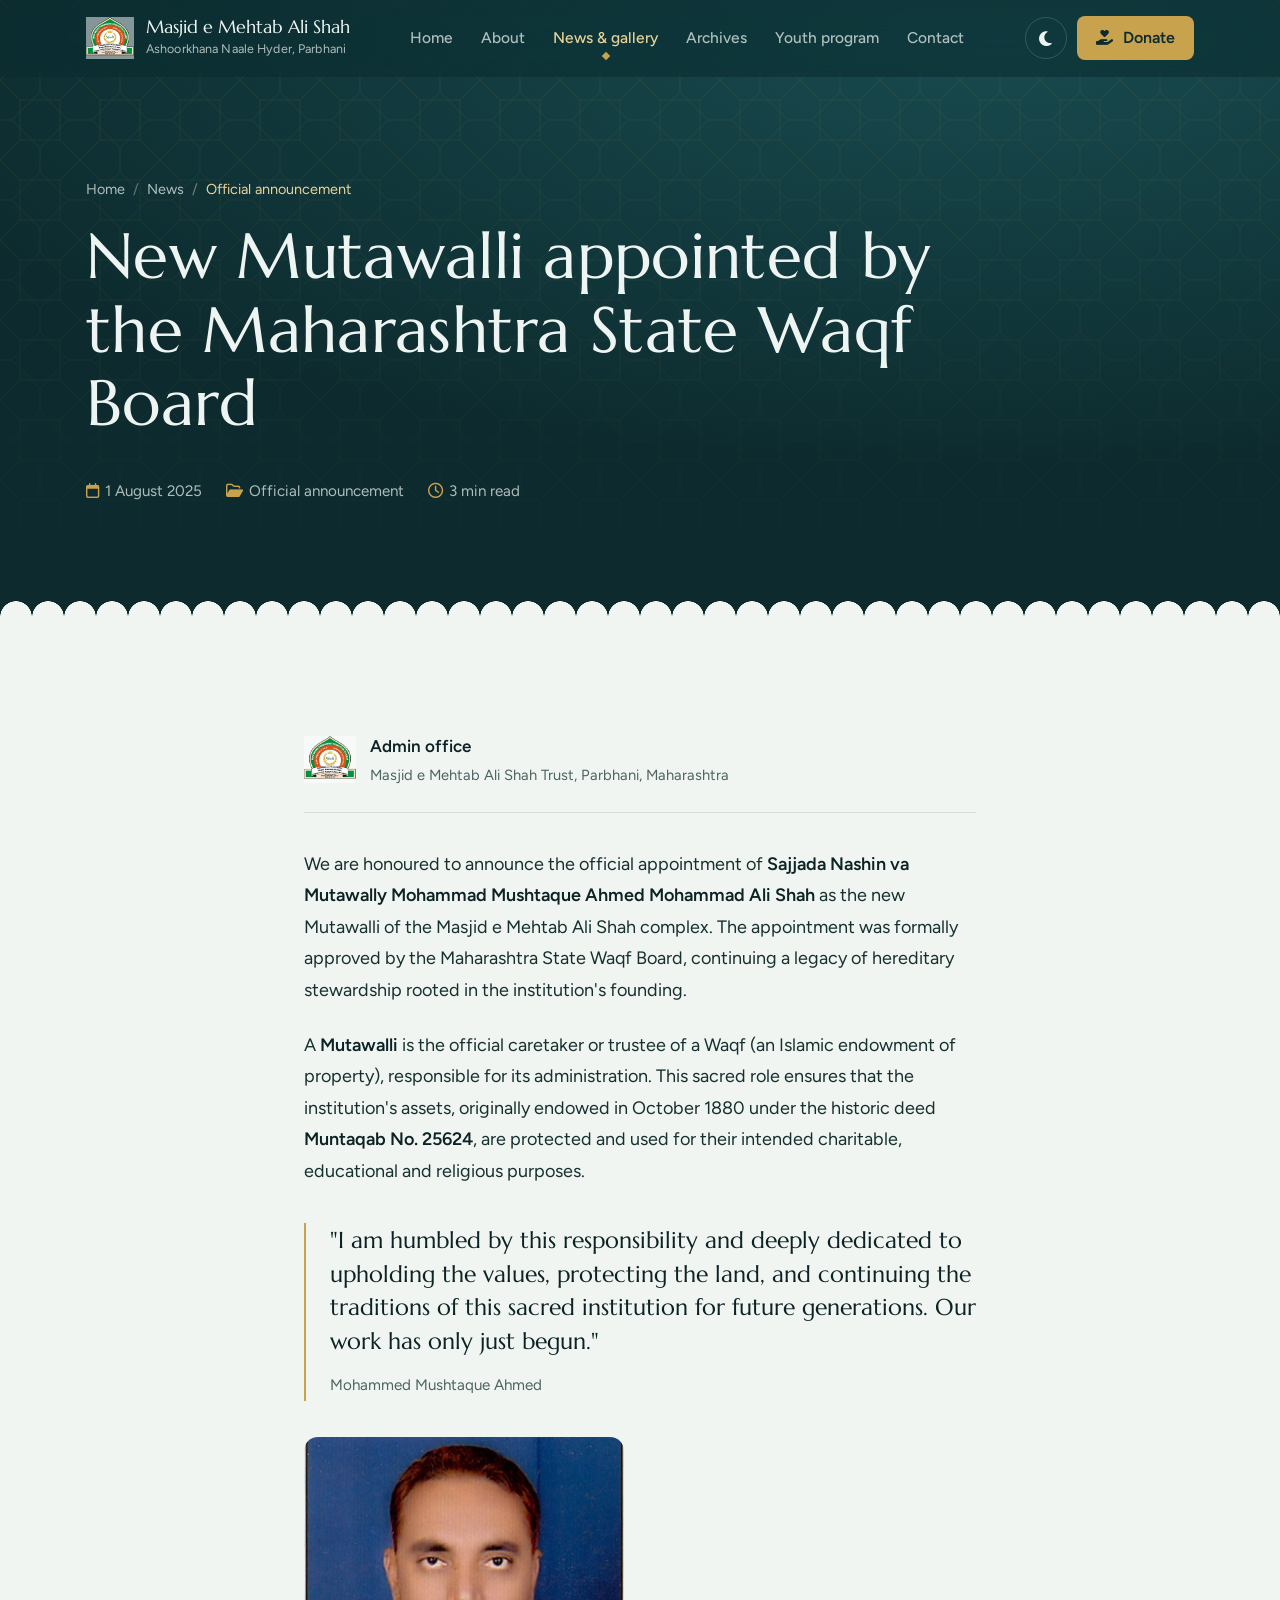
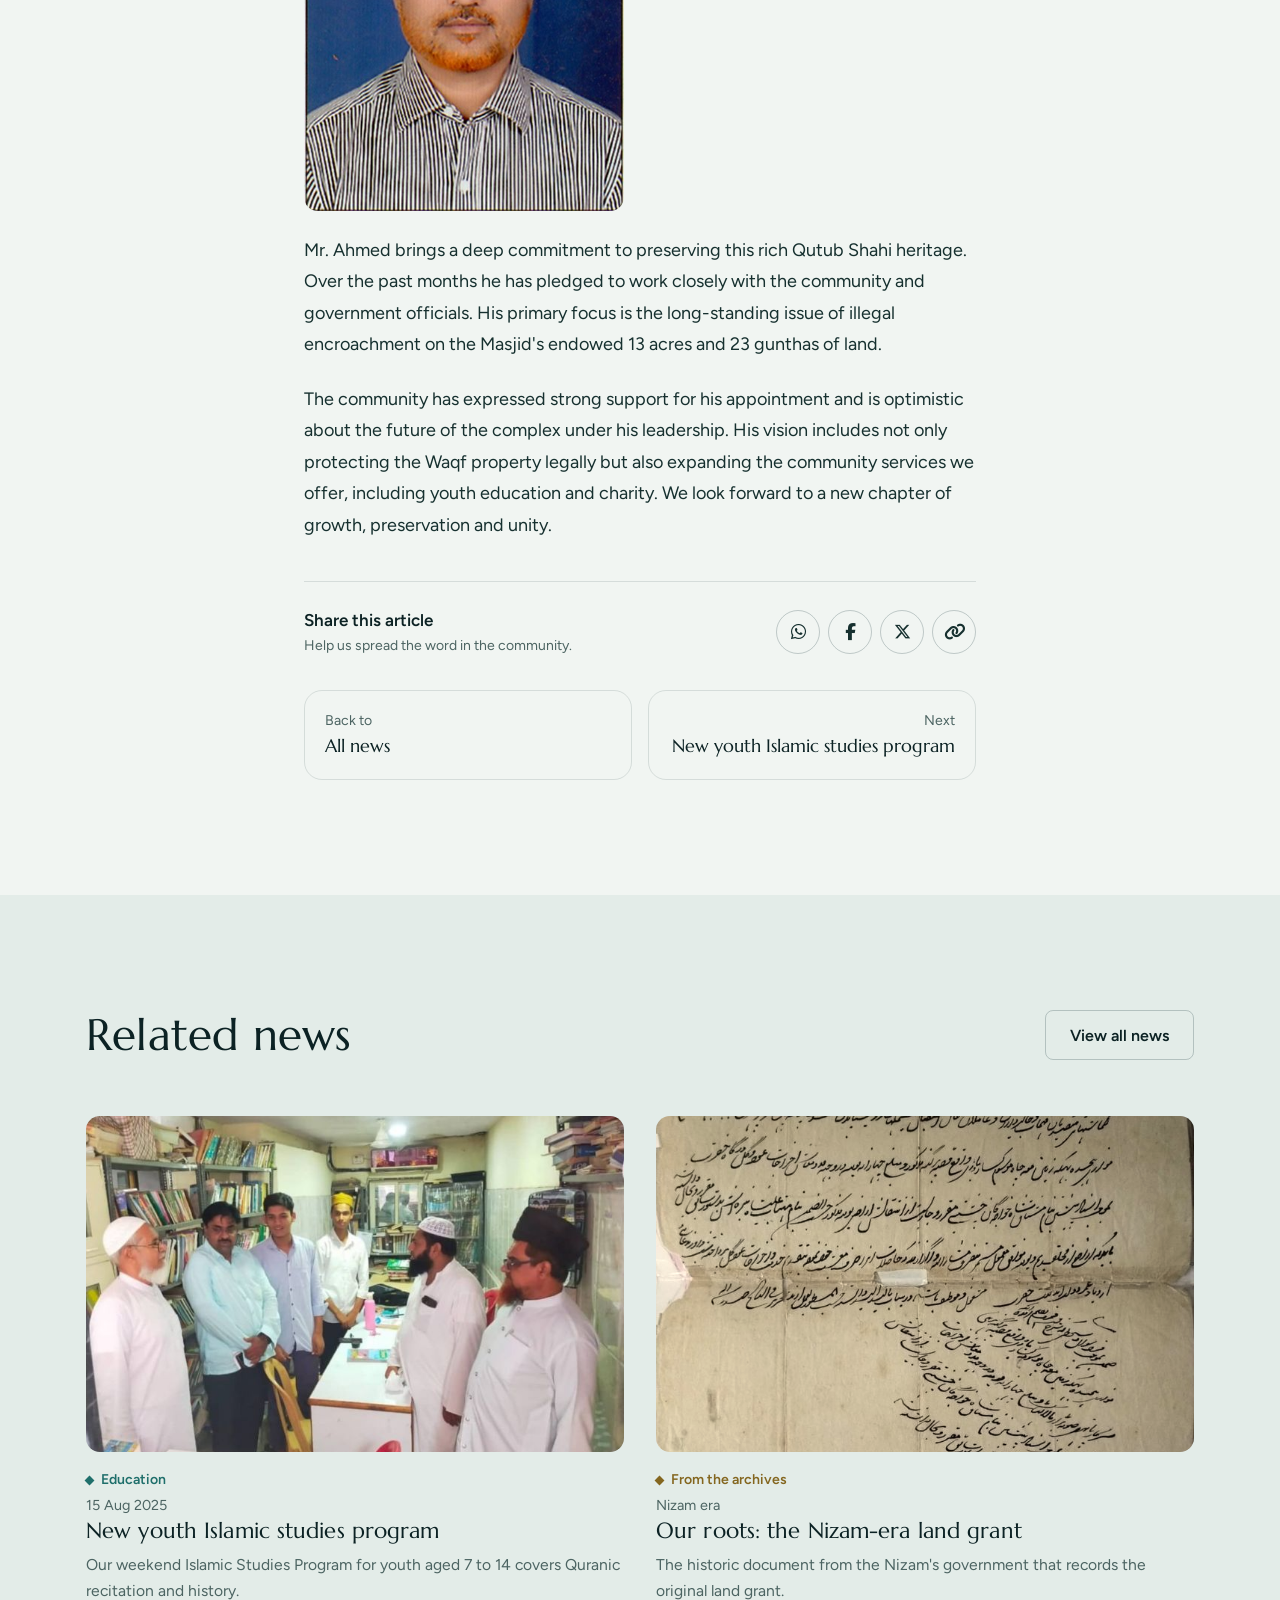
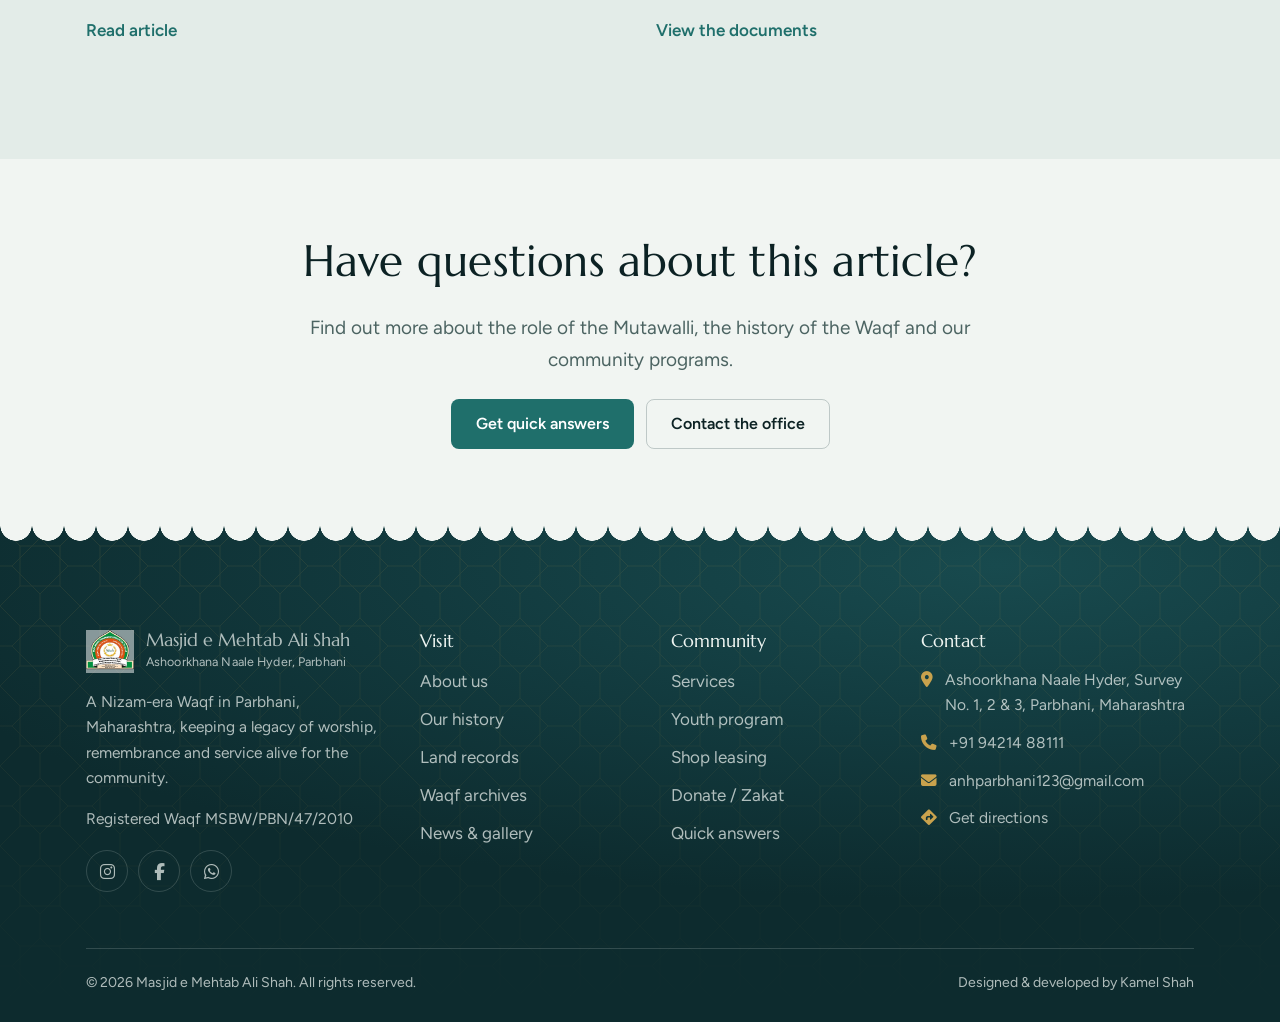
<file: single-news-post.html>
<!DOCTYPE html>
<html lang="en" data-theme="light" data-bs-theme="light">
<head>
  <meta charset="UTF-8">
  <meta name="viewport" content="width=device-width, initial-scale=1">
  <title>New Mutawalli Appointed | Masjid e Mehtab Ali Shah</title>
  <meta name="description" content="Mohammad Mushtaque Ahmed has been appointed Mutawalli of Masjid e Mehtab Ali Shah, Parbhani, by the Maharashtra State Waqf Board.">
  <meta name="theme-color" content="#0d2b2e">
  <meta property="og:type" content="website">
  <meta property="og:title" content="New Mutawalli Appointed | Masjid e Mehtab Ali Shah">
  <meta property="og:description" content="Mohammad Mushtaque Ahmed has been appointed Mutawalli of Masjid e Mehtab Ali Shah, Parbhani, by the Maharashtra State Waqf Board.">
  <link rel="icon" type="image/png" href="assets/img/favicon-64.png">
  <link rel="apple-touch-icon" href="assets/img/apple-touch-icon.png">
  <script>(function(){try{var t=localStorage.getItem('theme');if(t!=='dark'&&t!=='light'){t=window.matchMedia&&window.matchMedia('(prefers-color-scheme: dark)').matches?'dark':'light';}document.documentElement.setAttribute('data-theme',t);document.documentElement.setAttribute('data-bs-theme',t);}catch(e){}})();</script>
  <link rel="preconnect" href="https://fonts.googleapis.com">
  <link rel="preconnect" href="https://fonts.gstatic.com" crossorigin>
  <link href="https://fonts.googleapis.com/css2?family=Amiri:wght@400;700&amp;family=Figtree:wght@400;500;600;700&amp;family=Marcellus&amp;display=swap" rel="stylesheet">
  <link href="https://cdn.jsdelivr.net/npm/bootstrap@5.3.2/dist/css/bootstrap.min.css" rel="stylesheet">
  <link rel="stylesheet" href="https://cdnjs.cloudflare.com/ajax/libs/font-awesome/6.5.1/css/all.min.css">
  <link rel="stylesheet" href="assets/css/anh.css">
</head>
<body>
  <a class="skip-link" href="#main">Skip to content</a>
  <header class="site-nav">
    <nav class="navbar navbar-expand-xl" aria-label="Main">
      <div class="container">
        <a class="brand" href="index.html">
          <img src="assets/img/logo-seal.png" alt="" width="48" height="43">
          <span><span class="brand-name">Masjid e Mehtab Ali Shah</span><span class="brand-sub">Ashoorkhana Naale Hyder, Parbhani</span></span>
        </a>
        <div class="d-flex align-items-center gap-2 d-xl-none">
          <button class="icon-btn" type="button" data-theme-toggle aria-label="Switch to dark theme"><i class="fas fa-moon"></i></button>
          <button class="icon-btn" type="button" data-bs-toggle="collapse" data-bs-target="#siteMenu" aria-controls="siteMenu" aria-expanded="false" aria-label="Menu"><i class="fas fa-bars"></i></button>
        </div>
        <div class="collapse navbar-collapse" id="siteMenu">
          <ul class="navbar-nav nav-links mx-auto">
          <li class="nav-item"><a class="nav-link" href="index.html">Home</a></li>
          <li class="nav-item"><a class="nav-link" href="About.html">About</a></li>
          <li class="nav-item"><a class="nav-link active" aria-current="page" href="News.html">News &amp; gallery</a></li>
          <li class="nav-item"><a class="nav-link" href="land-grant-archives.html">Archives</a></li>
          <li class="nav-item"><a class="nav-link" href="youth-program.html">Youth program</a></li>
          <li class="nav-item"><a class="nav-link" href="Contact.html">Contact</a></li>
          </ul>
          <div class="nav-tools nav-tools--menu">
            <button class="icon-btn d-none d-xl-inline-flex" type="button" data-theme-toggle aria-label="Switch to dark theme"><i class="fas fa-moon"></i></button>
            <a class="btn-a btn-zari" href="Contact.html#donate"><i class="fas fa-hand-holding-heart"></i> Donate</a>
          </div>
        </div>
      </div>
    </nav>
  </header>
<div id="reading-progress" aria-hidden="true"></div>
  <main id="main">

    <header class="page-hero night jaali" aria-labelledby="page-title">
      <div class="container">
        <nav aria-label="Breadcrumb"><ol class="crumbs"><li><a href="index.html">Home</a></li><li><a href="News.html">News</a></li><li aria-current="page">Official announcement</li></ol></nav>
        <h1 id="page-title">New Mutawalli appointed by the Maharashtra State Waqf Board</h1>
        <div class="article-meta">
          <span><i class="far fa-calendar" aria-hidden="true"></i>1 August 2025</span>
          <span><i class="far fa-folder-open" aria-hidden="true"></i>Official announcement</span>
          <span><i class="far fa-clock" aria-hidden="true"></i>3 min read</span>
        </div>
      </div>
      <span class="edge edge--bottom" aria-hidden="true"></span>
    </header>

    <article class="section">
      <div class="container">
        <div class="byline">
          <img src="assets/img/logo-seal.png" alt="" width="52" height="46" style="object-fit: contain; border-radius: 0">
          <div><strong>Admin office</strong><span>Masjid e Mehtab Ali Shah Trust, Parbhani, Maharashtra</span></div>
        </div>

        <div class="prose">
          <p>We are honoured to announce the official appointment of <strong>Sajjada Nashin va Mutawally Mohammad Mushtaque Ahmed Mohammad Ali Shah</strong> as the new Mutawalli of the Masjid e Mehtab Ali Shah complex. The appointment was formally approved by the Maharashtra State Waqf Board, continuing a legacy of hereditary stewardship rooted in the institution's founding.</p>
          <p>A <strong>Mutawalli</strong> is the official caretaker or trustee of a Waqf (an Islamic endowment of property), responsible for its administration. This sacred role ensures that the institution's assets, originally endowed in October 1880 under the historic deed <strong>Muntaqab No. 25624</strong>, are protected and used for their intended charitable, educational and religious purposes.</p>
          <blockquote>
            <p>"I am humbled by this responsibility and deeply dedicated to upholding the values, protecting the land, and continuing the traditions of this sacred institution for future generations. Our work has only just begun."</p>
            <cite>Mohammed Mushtaque Ahmed</cite>
          </blockquote>
          <figure class="photo my-4" style="max-width: 320px"><img src="assets/img/mutawalli.jpg" alt="Portrait of Mohammad Mushtaque Ahmed" loading="lazy"></figure>
          <p>Mr. Ahmed brings a deep commitment to preserving this rich Qutub Shahi heritage. Over the past months he has pledged to work closely with the community and government officials. His primary focus is the long-standing issue of illegal encroachment on the Masjid's endowed 13 acres and 23 gunthas of land.</p>
          <p>The community has expressed strong support for his appointment and is optimistic about the future of the complex under his leadership. His vision includes not only protecting the Waqf property legally but also expanding the community services we offer, including youth education and charity. We look forward to a new chapter of growth, preservation and unity.</p>
        </div>

        <div class="share">
          <div>
            <strong>Share this article</strong>
            <p class="small-print mb-0">Help us spread the word in the community.</p>
          </div>
          <div class="share-links">
            <a data-share="wa" href="https://wa.me/" target="_blank" rel="noopener" aria-label="Share on WhatsApp"><i class="fab fa-whatsapp"></i></a>
            <a data-share="fb" href="https://www.facebook.com/" target="_blank" rel="noopener" aria-label="Share on Facebook"><i class="fab fa-facebook-f"></i></a>
            <a data-share="x" href="https://twitter.com/" target="_blank" rel="noopener" aria-label="Share on X"><i class="fab fa-x-twitter"></i></a>
            <button type="button" data-copy="" aria-label="Copy link"><i class="fas fa-link" aria-hidden="true"></i><span class="visually-hidden">Copy link</span></button>
          </div>
        </div>

        <nav class="pager" aria-label="More articles">
          <a href="News.html"><span>Back to</span><strong>All news</strong></a>
          <a href="youth-program.html"><span>Next</span><strong>New youth Islamic studies program</strong></a>
        </nav>
      </div>
    </article>

    <section class="section section--alt" aria-labelledby="related-title">
      <div class="container">
        <div class="d-flex flex-wrap justify-content-between align-items-end gap-3 section-head" style="max-width:none">
          <h2 id="related-title" class="mb-0">Related news</h2>
          <a class="btn-a btn-line" href="News.html">View all news</a>
        </div>
        <div class="news-grid news-grid--2">
          <div>
            <article class="news-card">
              <div class="photo"><img src="assets/img/news/youth-program.jpg" alt="" loading="lazy"></div>
              <span class="tag tag--community">Education</span>
              <span class="date">15 Aug 2025</span>
              <h3><a class="card-link" href="youth-program.html">New youth Islamic studies program</a></h3>
              <p>Our weekend Islamic Studies Program for youth aged 7 to 14 covers Quranic recitation and history.</p>
              <span class="more" aria-hidden="true">Read article</span>
            </article>
          </div>
          <div>
            <article class="news-card">
              <div class="photo"><img src="assets/img/news/old-document.jpg" alt="" loading="lazy" style="filter: sepia(.25)"></div>
              <span class="tag">From the archives</span>
              <span class="date">Nizam era</span>
              <h3><a class="card-link" href="land-grant-archives.html">Our roots: the Nizam-era land grant</a></h3>
              <p>The historic document from the Nizam's government that records the original land grant.</p>
              <span class="more" aria-hidden="true">View the documents</span>
            </article>
          </div>
        </div>
      </div>
    </section>

    <section class="section section--tight" aria-labelledby="cta-title">
      <div class="container text-center">
        <h2 id="cta-title">Have questions about this article?</h2>
        <p class="lede mx-auto">Find out more about the role of the Mutawalli, the history of the Waqf and our community programs.</p>
        <div class="gap-actions justify-content-center mt-4">
          <a class="btn-a btn-firoza" href="Contact.html#helper">Get quick answers</a>
          <a class="btn-a btn-line" href="Contact.html">Contact the office</a>
        </div>
      </div>
    </section>

  </main>
  <footer class="site-footer night jaali">
    <span class="edge edge--top" aria-hidden="true"></span>
    <div class="container">
      <div class="footer-grid">
        <div class="footer-about">
          <a class="brand mb-3" href="index.html">
            <img src="assets/img/logo-seal.png" alt="" width="48" height="43">
            <span><span class="brand-name">Masjid e Mehtab Ali Shah</span><span class="brand-sub">Ashoorkhana Naale Hyder, Parbhani</span></span>
          </a>
          <p>A Nizam-era Waqf in Parbhani, Maharashtra, keeping a legacy of worship, remembrance and service alive for the community.</p>
          <p class="small-print mb-0" style="color: var(--on-night-muted)">Registered Waqf MSBW/PBN/47/2010</p>
          <div class="socials">
            <a href="https://www.instagram.com/anh_parbhani" target="_blank" rel="noopener" aria-label="Instagram"><i class="fab fa-instagram"></i></a>
            <a href="https://www.facebook.com/profile.php?id=61560715079910" target="_blank" rel="noopener" aria-label="Facebook"><i class="fab fa-facebook-f"></i></a>
            <a href="https://wa.me/919421488111" target="_blank" rel="noopener" aria-label="WhatsApp"><i class="fab fa-whatsapp"></i></a>
          </div>
        </div>
        <div>
          <h2>Visit</h2>
          <ul class="footer-links">
            <li><a href="About.html">About us</a></li>
            <li><a href="About.html#timeline">Our history</a></li>
            <li><a href="About.html#land-map">Land records</a></li>
            <li><a href="land-grant-archives.html">Waqf archives</a></li>
            <li><a href="News.html">News &amp; gallery</a></li>
          </ul>
        </div>
        <div>
          <h2>Community</h2>
          <ul class="footer-links">
            <li><a href="About.html#services">Services</a></li>
            <li><a href="youth-program.html">Youth program</a></li>
            <li><a href="shop-registration.html">Shop leasing</a></li>
            <li><a href="Contact.html#donate">Donate / Zakat</a></li>
            <li><a href="Contact.html#helper">Quick answers</a></li>
          </ul>
        </div>
        <div>
          <h2>Contact</h2>
          <ul class="footer-links footer-contact">
            <li><i class="fas fa-location-dot"></i><span>Ashoorkhana Naale Hyder, Survey No. 1, 2 &amp; 3, Parbhani, Maharashtra</span></li>
            <li><i class="fas fa-phone"></i><a href="tel:+919421488111">+91 94214 88111</a></li>
            <li><i class="fas fa-envelope"></i><a href="mailto:anhparbhani123@gmail.com">anhparbhani123@gmail.com</a></li>
            <li><i class="fas fa-diamond-turn-right"></i><a href="https://maps.google.com/?q=19.26620955,76.76450095" target="_blank" rel="noopener">Get directions</a></li>
          </ul>
        </div>
      </div>
      <div class="footer-base">
        <p>&copy; <span data-year>2026</span> Masjid e Mehtab Ali Shah. All rights reserved.</p>
        <p>Designed &amp; developed by Kamel Shah</p>
      </div>
    </div>
  </footer>
  <script src="https://cdn.jsdelivr.net/npm/bootstrap@5.3.2/dist/js/bootstrap.bundle.min.js"></script>
  <script src="assets/js/anh.js"></script>
</body>
</html>
</file>
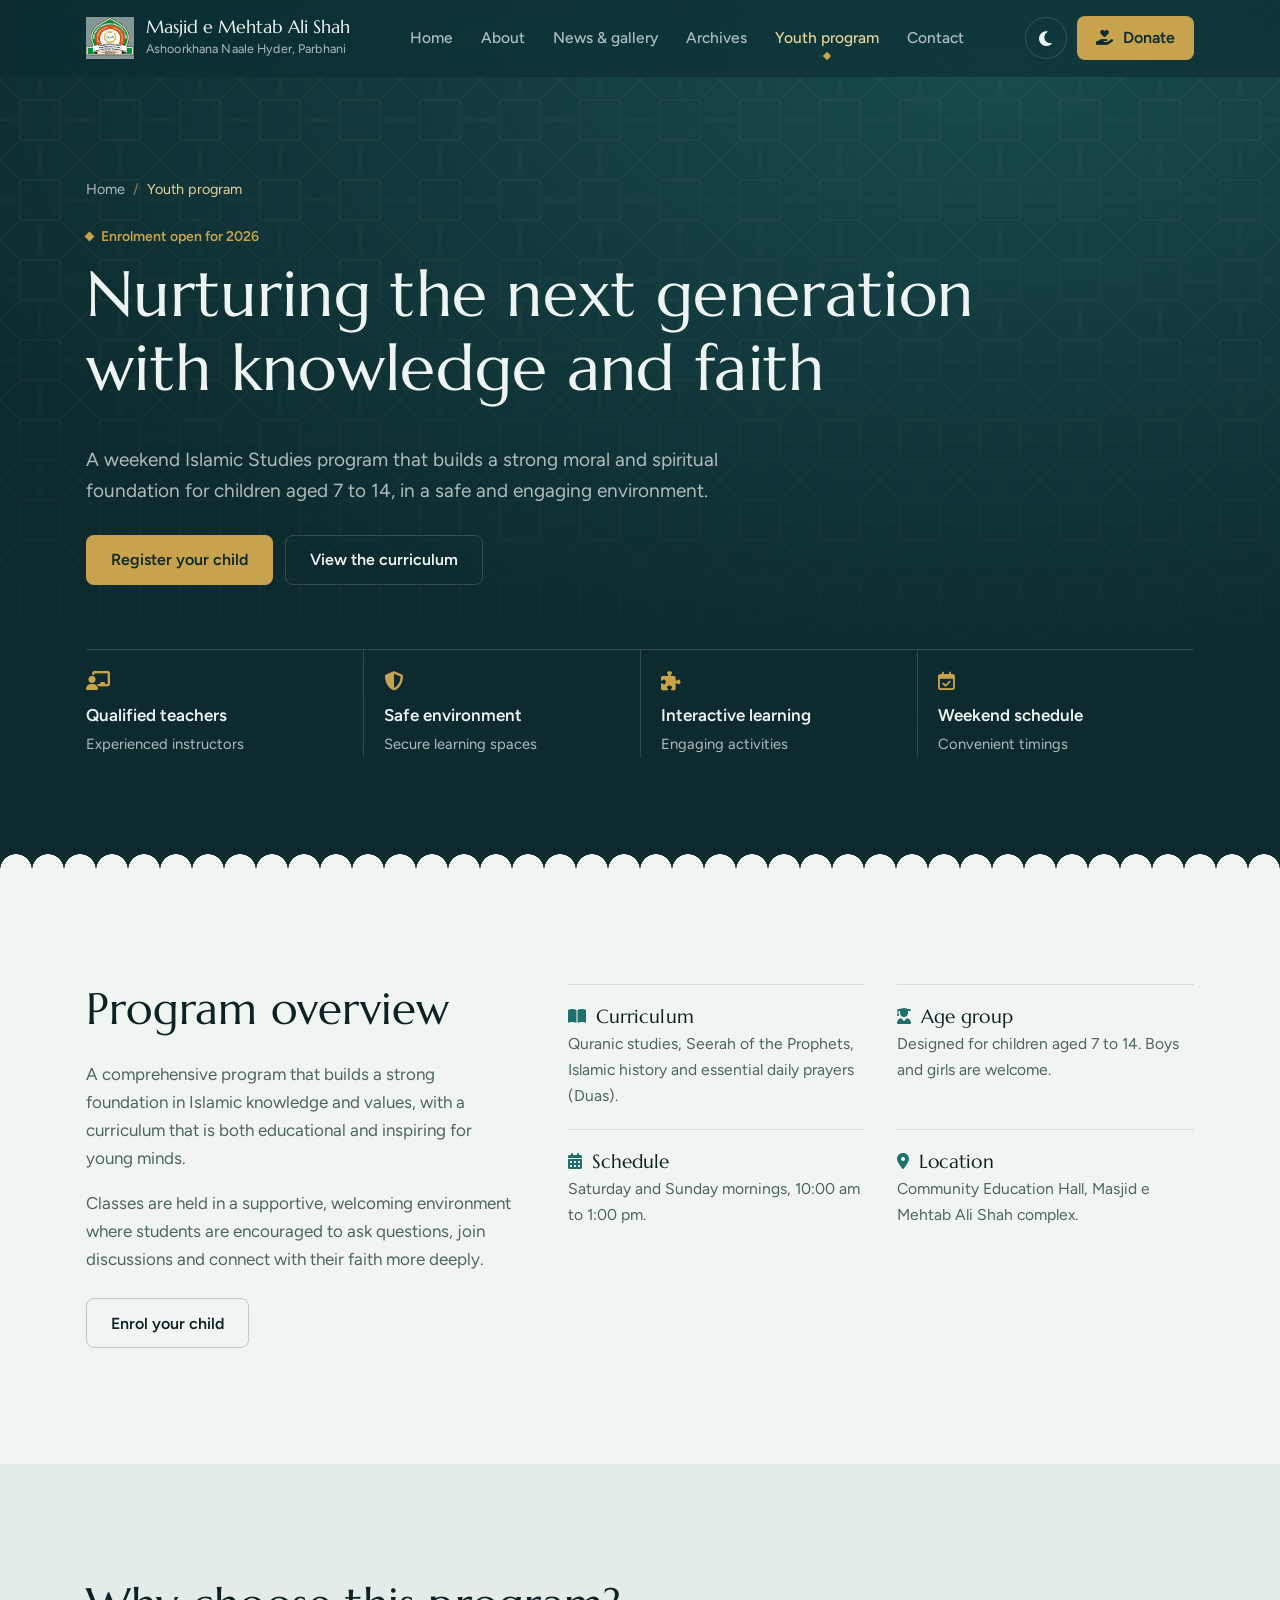
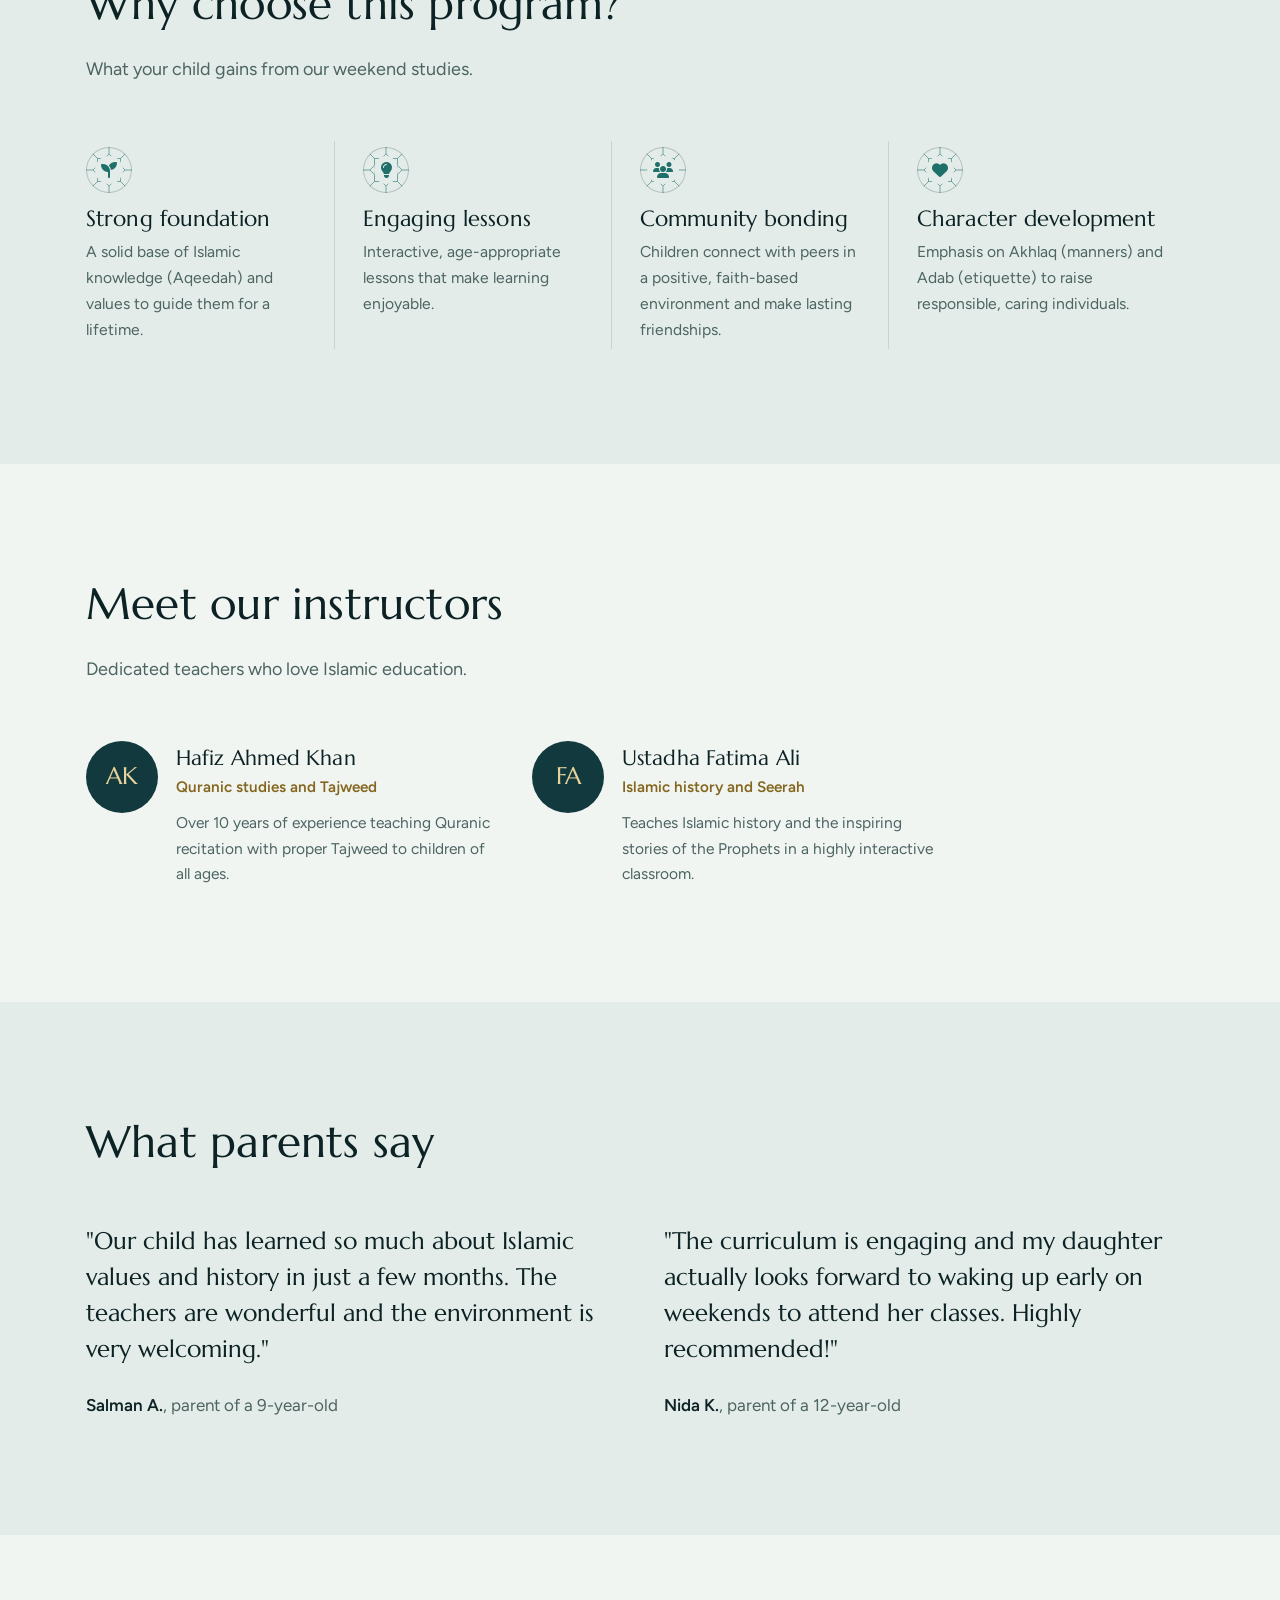
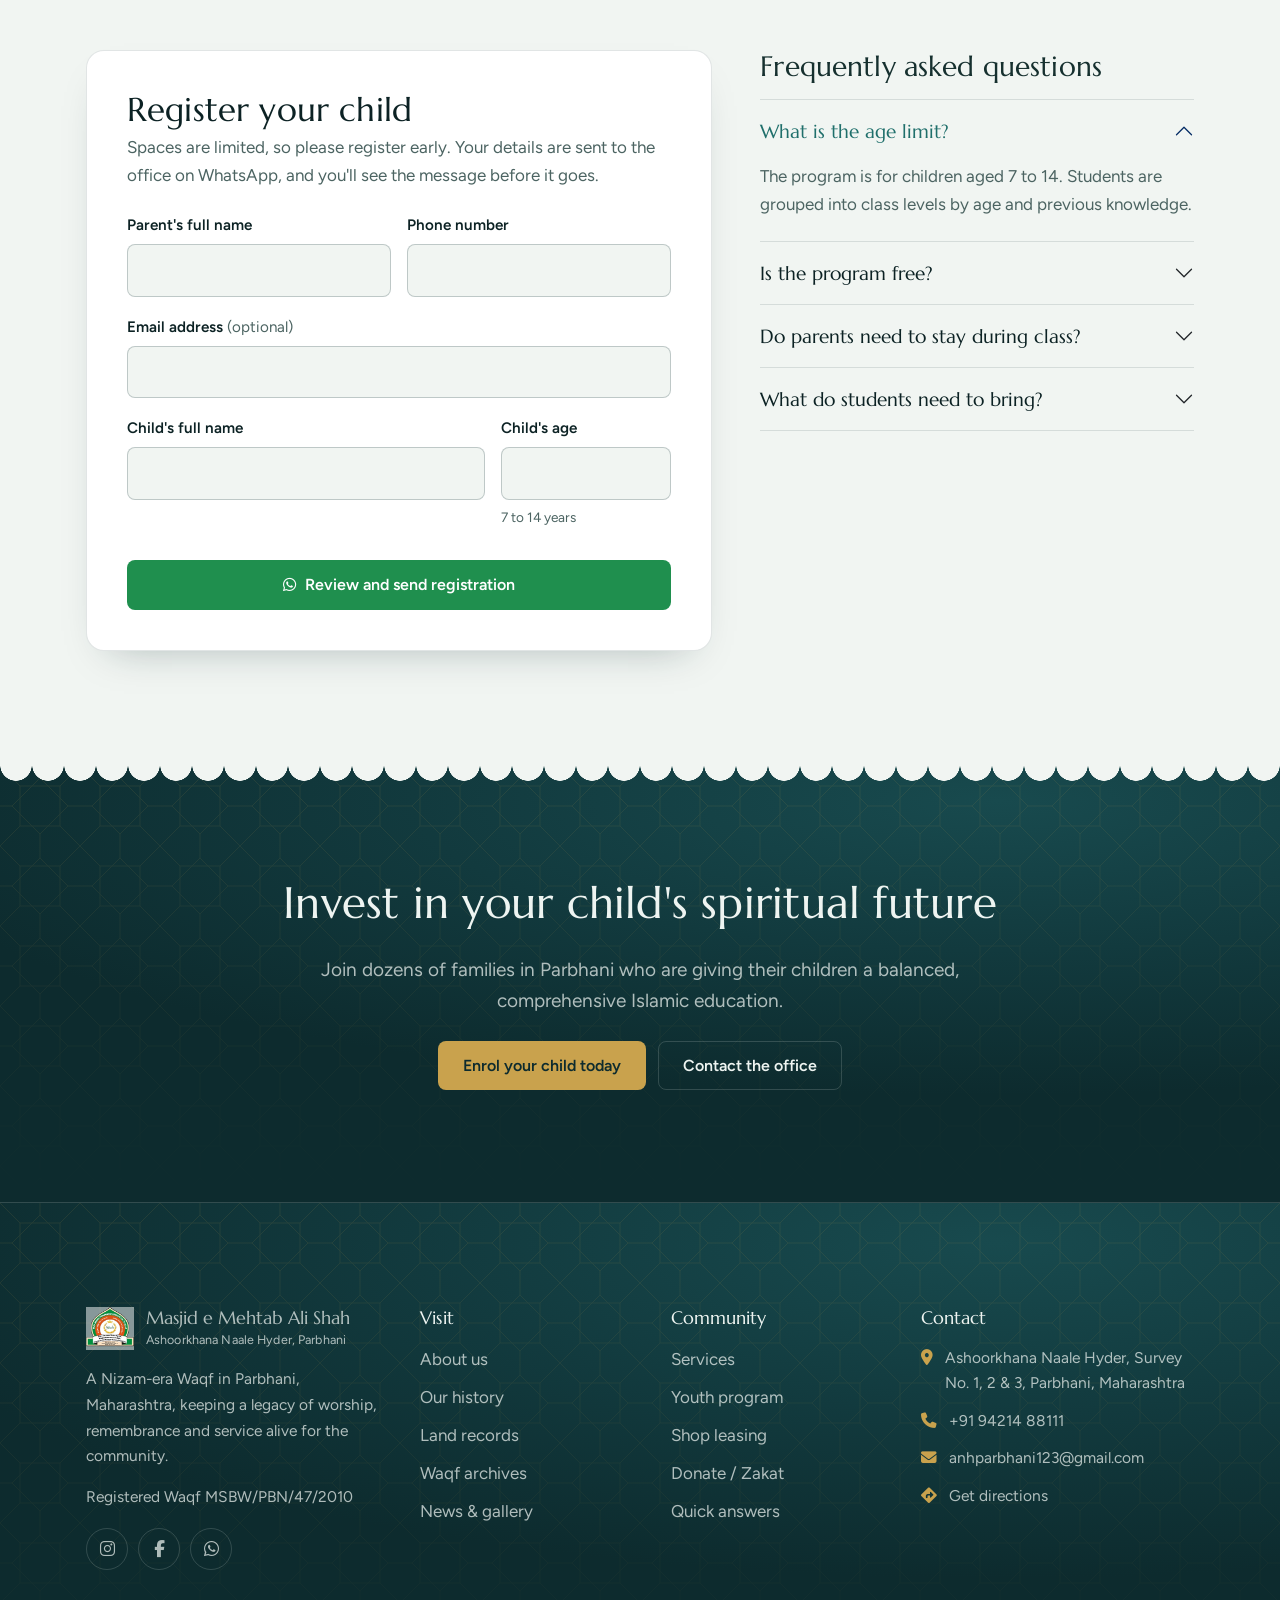
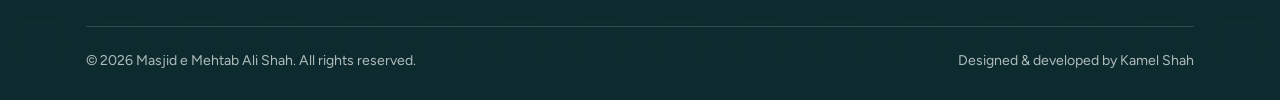
<file: youth-program.html>
<!DOCTYPE html>
<html lang="en" data-theme="light" data-bs-theme="light">
<head>
  <meta charset="UTF-8">
  <meta name="viewport" content="width=device-width, initial-scale=1">
  <title>Youth Islamic Studies Program | Masjid e Mehtab Ali Shah</title>
  <meta name="description" content="Weekend Islamic Studies Program for children aged 7 to 14 at Masjid e Mehtab Ali Shah, Parbhani. Saturdays and Sundays, 10 am to 1 pm. Register on WhatsApp.">
  <meta name="theme-color" content="#0d2b2e">
  <meta property="og:type" content="website">
  <meta property="og:title" content="Youth Islamic Studies Program | Masjid e Mehtab Ali Shah">
  <meta property="og:description" content="Weekend Islamic Studies Program for children aged 7 to 14 at Masjid e Mehtab Ali Shah, Parbhani. Saturdays and Sundays, 10 am to 1 pm. Register on WhatsApp.">
  <link rel="icon" type="image/png" href="assets/img/favicon-64.png">
  <link rel="apple-touch-icon" href="assets/img/apple-touch-icon.png">
  <script>(function(){try{var t=localStorage.getItem('theme');if(t!=='dark'&&t!=='light'){t=window.matchMedia&&window.matchMedia('(prefers-color-scheme: dark)').matches?'dark':'light';}document.documentElement.setAttribute('data-theme',t);document.documentElement.setAttribute('data-bs-theme',t);}catch(e){}})();</script>
  <link rel="preconnect" href="https://fonts.googleapis.com">
  <link rel="preconnect" href="https://fonts.gstatic.com" crossorigin>
  <link href="https://fonts.googleapis.com/css2?family=Amiri:wght@400;700&amp;family=Figtree:wght@400;500;600;700&amp;family=Marcellus&amp;display=swap" rel="stylesheet">
  <link href="https://cdn.jsdelivr.net/npm/bootstrap@5.3.2/dist/css/bootstrap.min.css" rel="stylesheet">
  <link rel="stylesheet" href="https://cdnjs.cloudflare.com/ajax/libs/font-awesome/6.5.1/css/all.min.css">
  <link rel="stylesheet" href="assets/css/anh.css">
</head>
<body>
  <a class="skip-link" href="#main">Skip to content</a>
  <header class="site-nav">
    <nav class="navbar navbar-expand-xl" aria-label="Main">
      <div class="container">
        <a class="brand" href="index.html">
          <img src="assets/img/logo-seal.png" alt="" width="48" height="43">
          <span><span class="brand-name">Masjid e Mehtab Ali Shah</span><span class="brand-sub">Ashoorkhana Naale Hyder, Parbhani</span></span>
        </a>
        <div class="d-flex align-items-center gap-2 d-xl-none">
          <button class="icon-btn" type="button" data-theme-toggle aria-label="Switch to dark theme"><i class="fas fa-moon"></i></button>
          <button class="icon-btn" type="button" data-bs-toggle="collapse" data-bs-target="#siteMenu" aria-controls="siteMenu" aria-expanded="false" aria-label="Menu"><i class="fas fa-bars"></i></button>
        </div>
        <div class="collapse navbar-collapse" id="siteMenu">
          <ul class="navbar-nav nav-links mx-auto">
          <li class="nav-item"><a class="nav-link" href="index.html">Home</a></li>
          <li class="nav-item"><a class="nav-link" href="About.html">About</a></li>
          <li class="nav-item"><a class="nav-link" href="News.html">News &amp; gallery</a></li>
          <li class="nav-item"><a class="nav-link" href="land-grant-archives.html">Archives</a></li>
          <li class="nav-item"><a class="nav-link active" aria-current="page" href="youth-program.html">Youth program</a></li>
          <li class="nav-item"><a class="nav-link" href="Contact.html">Contact</a></li>
          </ul>
          <div class="nav-tools nav-tools--menu">
            <button class="icon-btn d-none d-xl-inline-flex" type="button" data-theme-toggle aria-label="Switch to dark theme"><i class="fas fa-moon"></i></button>
            <a class="btn-a btn-zari" href="Contact.html#donate"><i class="fas fa-hand-holding-heart"></i> Donate</a>
          </div>
        </div>
      </div>
    </nav>
  </header>
<main id="main">

    <section class="page-hero night jaali" aria-labelledby="page-title">
      <div class="container">
        <nav aria-label="Breadcrumb"><ol class="crumbs"><li><a href="index.html">Home</a></li><li aria-current="page">Youth program</li></ol></nav>
        <p class="tag" style="color: var(--zari)">Enrolment open for 2026</p>
        <h1 id="page-title">Nurturing the next generation with knowledge and faith</h1>
        <p class="lede">A weekend Islamic Studies program that builds a strong moral and spiritual foundation for children aged 7 to 14, in a safe and engaging environment.</p>
        <div class="hero-actions">
          <a class="btn-a btn-zari" href="#register">Register your child</a>
          <a class="btn-a btn-ghost" href="#details">View the curriculum</a>
        </div>
        <div class="highlights">
          <div><i class="fas fa-chalkboard-user" aria-hidden="true"></i><strong>Qualified teachers</strong><span>Experienced instructors</span></div>
          <div><i class="fas fa-shield-halved" aria-hidden="true"></i><strong>Safe environment</strong><span>Secure learning spaces</span></div>
          <div><i class="fas fa-puzzle-piece" aria-hidden="true"></i><strong>Interactive learning</strong><span>Engaging activities</span></div>
          <div><i class="far fa-calendar-check" aria-hidden="true"></i><strong>Weekend schedule</strong><span>Convenient timings</span></div>
        </div>
      </div>
      <span class="edge edge--bottom" aria-hidden="true"></span>
    </section>

    <section class="section" id="details" aria-labelledby="overview-title">
      <div class="container">
        <div class="row g-5">
          <div class="col-lg-5">
            <h2 id="overview-title">Program overview</h2>
            <p class="muted">A comprehensive program that builds a strong foundation in Islamic knowledge and values, with a curriculum that is both educational and inspiring for young minds.</p>
            <p class="muted">Classes are held in a supportive, welcoming environment where students are encouraged to ask questions, join discussions and connect with their faith more deeply.</p>
            <a class="btn-a btn-line mt-2" href="#register">Enrol your child</a>
          </div>
          <div class="col-lg-7">
            <ul class="detail-list">
              <li><h3><i class="fas fa-book-open" aria-hidden="true"></i>Curriculum</h3><p>Quranic studies, Seerah of the Prophets, Islamic history and essential daily prayers (Duas).</p></li>
              <li><h3><i class="fas fa-user-graduate" aria-hidden="true"></i>Age group</h3><p>Designed for children aged 7 to 14. Boys and girls are welcome.</p></li>
              <li><h3><i class="fas fa-calendar-days" aria-hidden="true"></i>Schedule</h3><p>Saturday and Sunday mornings, 10:00 am to 1:00 pm.</p></li>
              <li><h3><i class="fas fa-location-dot" aria-hidden="true"></i>Location</h3><p>Community Education Hall, Masjid e Mehtab Ali Shah complex.</p></li>
            </ul>
          </div>
        </div>
      </div>
    </section>

    <section class="section section--alt" aria-labelledby="why-title">
      <div class="container">
        <div class="section-head">
          <h2 id="why-title">Why choose this program?</h2>
          <p>What your child gains from our weekend studies.</p>
        </div>
        <div class="legend mt-0">
          <div class="legend-item"><span class="motif"><i class="fas fa-seedling" aria-hidden="true"></i></span><h3>Strong foundation</h3><p>A solid base of Islamic knowledge (Aqeedah) and values to guide them for a lifetime.</p></div>
          <div class="legend-item"><span class="motif"><i class="fas fa-lightbulb" aria-hidden="true"></i></span><h3>Engaging lessons</h3><p>Interactive, age-appropriate lessons that make learning enjoyable.</p></div>
          <div class="legend-item"><span class="motif"><i class="fas fa-users" aria-hidden="true"></i></span><h3>Community bonding</h3><p>Children connect with peers in a positive, faith-based environment and make lasting friendships.</p></div>
          <div class="legend-item"><span class="motif"><i class="fas fa-heart" aria-hidden="true"></i></span><h3>Character development</h3><p>Emphasis on Akhlaq (manners) and Adab (etiquette) to raise responsible, caring individuals.</p></div>
        </div>
      </div>
    </section>

    <section class="section" aria-labelledby="teachers-title">
      <div class="container">
        <div class="section-head">
          <h2 id="teachers-title">Meet our instructors</h2>
          <p>Dedicated teachers who love Islamic education.</p>
        </div>
        <div class="people">
          <div class="person">
            <span class="monogram" aria-hidden="true">AK</span>
            <h3>Hafiz Ahmed Khan</h3>
            <span class="spec">Quranic studies and Tajweed</span>
            <p>Over 10 years of experience teaching Quranic recitation with proper Tajweed to children of all ages.</p>
          </div>
          <div class="person">
            <span class="monogram" aria-hidden="true">FA</span>
            <h3>Ustadha Fatima Ali</h3>
            <span class="spec">Islamic history and Seerah</span>
            <p>Teaches Islamic history and the inspiring stories of the Prophets in a highly interactive classroom.</p>
          </div>
        </div>
      </div>
    </section>

    <section class="section section--alt" aria-labelledby="parents-title">
      <div class="container">
        <div class="section-head"><h2 id="parents-title">What parents say</h2></div>
        <div class="quotes-2">
          <figure>
            <blockquote><p>"Our child has learned so much about Islamic values and history in just a few months. The teachers are wonderful and the environment is very welcoming."</p></blockquote>
            <figcaption><strong>Salman A.</strong>, parent of a 9-year-old</figcaption>
          </figure>
          <figure>
            <blockquote><p>"The curriculum is engaging and my daughter actually looks forward to waking up early on weekends to attend her classes. Highly recommended!"</p></blockquote>
            <figcaption><strong>Nida K.</strong>, parent of a 12-year-old</figcaption>
          </figure>
        </div>
      </div>
    </section>

    <section class="section" id="register" aria-labelledby="register-title">
      <div class="container">
        <div class="row g-5">
          <div class="col-lg-7">
            <div class="panel">
              <h2 id="register-title" class="mb-1">Register your child</h2>
              <p class="muted mb-4">Spaces are limited, so please register early. Your details are sent to the office on WhatsApp, and you'll see the message before it goes.</p>
              <form data-wa-form="Youth program registration" novalidate>
                <div class="row g-0 gx-md-3">
                  <div class="col-md-6 field"><label for="y-parent">Parent's full name</label><input id="y-parent" type="text" autocomplete="name" required data-wa-label="Parent"></div>
                  <div class="col-md-6 field"><label for="y-phone">Phone number</label><input id="y-phone" type="tel" autocomplete="tel" inputmode="tel" required data-wa-label="Phone"></div>
                </div>
                <div class="field"><label for="y-email">Email address <span class="muted fw-normal">(optional)</span></label><input id="y-email" type="email" autocomplete="email" data-wa-label="Email"></div>
                <div class="row g-0 gx-md-3">
                  <div class="col-md-8 field"><label for="y-child">Child's full name</label><input id="y-child" type="text" required data-wa-label="Child"></div>
                  <div class="col-md-4 field"><label for="y-age">Child's age</label><input id="y-age" type="number" min="7" max="14" inputmode="numeric" required data-wa-label="Age"><p class="hint">7 to 14 years</p></div>
                </div>
                <button type="submit" class="btn-a btn-wa btn-block"><i class="fab fa-whatsapp"></i> Review and send registration</button>
              </form>
              <div class="form-success" data-wa-success hidden tabindex="-1">
                <i class="fab fa-whatsapp" aria-hidden="true"></i>
                <h3>WhatsApp is open with your registration</h3>
                <p class="muted">Press send in WhatsApp to deliver it. The office will contact you with schedule details. If WhatsApp didn't open, call <a href="tel:+919421488111">+91 94214 88111</a>.</p>
                <button type="button" class="btn-a btn-line" data-wa-reset>Register another child</button>
              </div>
            </div>
          </div>
          <div class="col-lg-5">
            <h2 class="h3">Frequently asked questions</h2>
            <div class="accordion faq mt-3" id="faqAccordion">
              <div class="accordion-item">
                <h3 class="accordion-header"><button class="accordion-button" type="button" data-bs-toggle="collapse" data-bs-target="#c1" aria-expanded="true" aria-controls="c1">What is the age limit?</button></h3>
                <div id="c1" class="accordion-collapse collapse show" data-bs-parent="#faqAccordion"><div class="accordion-body">The program is for children aged 7 to 14. Students are grouped into class levels by age and previous knowledge.</div></div>
              </div>
              <div class="accordion-item">
                <h3 class="accordion-header"><button class="accordion-button collapsed" type="button" data-bs-toggle="collapse" data-bs-target="#c2" aria-expanded="false" aria-controls="c2">Is the program free?</button></h3>
                <div id="c2" class="accordion-collapse collapse" data-bs-parent="#faqAccordion"><div class="accordion-body">The program is heavily subsidised by the Waqf Trust. A nominal monthly fee covers learning materials and activities, and scholarships are available for families in need.</div></div>
              </div>
              <div class="accordion-item">
                <h3 class="accordion-header"><button class="accordion-button collapsed" type="button" data-bs-toggle="collapse" data-bs-target="#c3" aria-expanded="false" aria-controls="c3">Do parents need to stay during class?</button></h3>
                <div id="c3" class="accordion-collapse collapse" data-bs-parent="#faqAccordion"><div class="accordion-body">No. Drop your child off at 10:00 am and pick them up at 1:00 pm. The premises are monitored by CCTV.</div></div>
              </div>
              <div class="accordion-item">
                <h3 class="accordion-header"><button class="accordion-button collapsed" type="button" data-bs-toggle="collapse" data-bs-target="#c4" aria-expanded="false" aria-controls="c4">What do students need to bring?</button></h3>
                <div id="c4" class="accordion-collapse collapse" data-bs-parent="#faqAccordion"><div class="accordion-body">A dedicated notebook and pen. Textbooks, copies of the Quran and other materials are provided by the institute.</div></div>
              </div>
            </div>
          </div>
        </div>
      </div>
    </section>

    <section class="band night jaali" aria-labelledby="cta-title">
      <span class="edge edge--top" aria-hidden="true"></span>
      <div class="container text-center">
        <h2 id="cta-title">Invest in your child's spiritual future</h2>
        <p class="lede mx-auto">Join dozens of families in Parbhani who are giving their children a balanced, comprehensive Islamic education.</p>
        <div class="gap-actions justify-content-center mt-4">
          <a class="btn-a btn-zari" href="#register">Enrol your child today</a>
          <a class="btn-a btn-ghost" href="Contact.html">Contact the office</a>
        </div>
      </div>
    </section>

  </main>
  <footer class="site-footer night jaali footer--joined">
    
    <div class="container">
      <div class="footer-grid">
        <div class="footer-about">
          <a class="brand mb-3" href="index.html">
            <img src="assets/img/logo-seal.png" alt="" width="48" height="43">
            <span><span class="brand-name">Masjid e Mehtab Ali Shah</span><span class="brand-sub">Ashoorkhana Naale Hyder, Parbhani</span></span>
          </a>
          <p>A Nizam-era Waqf in Parbhani, Maharashtra, keeping a legacy of worship, remembrance and service alive for the community.</p>
          <p class="small-print mb-0" style="color: var(--on-night-muted)">Registered Waqf MSBW/PBN/47/2010</p>
          <div class="socials">
            <a href="https://www.instagram.com/anh_parbhani" target="_blank" rel="noopener" aria-label="Instagram"><i class="fab fa-instagram"></i></a>
            <a href="https://www.facebook.com/profile.php?id=61560715079910" target="_blank" rel="noopener" aria-label="Facebook"><i class="fab fa-facebook-f"></i></a>
            <a href="https://wa.me/919421488111" target="_blank" rel="noopener" aria-label="WhatsApp"><i class="fab fa-whatsapp"></i></a>
          </div>
        </div>
        <div>
          <h2>Visit</h2>
          <ul class="footer-links">
            <li><a href="About.html">About us</a></li>
            <li><a href="About.html#timeline">Our history</a></li>
            <li><a href="About.html#land-map">Land records</a></li>
            <li><a href="land-grant-archives.html">Waqf archives</a></li>
            <li><a href="News.html">News &amp; gallery</a></li>
          </ul>
        </div>
        <div>
          <h2>Community</h2>
          <ul class="footer-links">
            <li><a href="About.html#services">Services</a></li>
            <li><a href="youth-program.html">Youth program</a></li>
            <li><a href="shop-registration.html">Shop leasing</a></li>
            <li><a href="Contact.html#donate">Donate / Zakat</a></li>
            <li><a href="Contact.html#helper">Quick answers</a></li>
          </ul>
        </div>
        <div>
          <h2>Contact</h2>
          <ul class="footer-links footer-contact">
            <li><i class="fas fa-location-dot"></i><span>Ashoorkhana Naale Hyder, Survey No. 1, 2 &amp; 3, Parbhani, Maharashtra</span></li>
            <li><i class="fas fa-phone"></i><a href="tel:+919421488111">+91 94214 88111</a></li>
            <li><i class="fas fa-envelope"></i><a href="mailto:anhparbhani123@gmail.com">anhparbhani123@gmail.com</a></li>
            <li><i class="fas fa-diamond-turn-right"></i><a href="https://maps.google.com/?q=19.26620955,76.76450095" target="_blank" rel="noopener">Get directions</a></li>
          </ul>
        </div>
      </div>
      <div class="footer-base">
        <p>&copy; <span data-year>2026</span> Masjid e Mehtab Ali Shah. All rights reserved.</p>
        <p>Designed &amp; developed by Kamel Shah</p>
      </div>
    </div>
  </footer>
  <div class="modal fade" id="waModal" tabindex="-1" aria-labelledby="waModalTitle">
    <div class="modal-dialog modal-dialog-centered">
      <div class="modal-content">
        <div class="modal-header">
          <h2 class="modal-title fs-5" id="waModalTitle"><i class="fab fa-whatsapp me-2" style="color:#1f8f4e"></i>Check your message</h2>
          <button type="button" class="btn-close" data-bs-dismiss="modal" aria-label="Close"></button>
        </div>
        <div class="modal-body">
          <p class="small-print">This opens WhatsApp with the message addressed to the office (+91 94214 88111). Press send in WhatsApp to deliver it.</p>
          <div class="wa-preview" id="waPreview"></div>
        </div>
        <div class="modal-footer">
          <button type="button" class="btn-a btn-line" data-bs-dismiss="modal">Edit</button>
          <a class="btn-a btn-wa" id="waSend" href="https://wa.me/919421488111" target="_blank" rel="noopener"><i class="fab fa-whatsapp"></i> Open WhatsApp</a>
        </div>
      </div>
    </div>
  </div>
  <script src="https://cdn.jsdelivr.net/npm/bootstrap@5.3.2/dist/js/bootstrap.bundle.min.js"></script>
  <script src="assets/js/anh.js"></script>
</body>
</html>
</file>
<file: assets/css/anh.css>
/* ==========================================================================
   Ashoorkhana Naale Hyder & Masjid e Mehtab Ali Shah — design system
   Palette drawn from the complex itself: night sky over the courtyard,
   the turquoise limewash of the walls, gold zari of the Waqf seal.
   Signature motif: the cusped (scalloped) Deccan arch of the facade.
   ========================================================================== */

:root {
  /* Core palette */
  --night: #0d2b2e;          /* night teal: heroes, footer, bands */
  --night-2: #123a3e;
  --night-3: #184a4e;
  --limewash: #f1f5f2;       /* cool whitewash: page background */
  --limewash-2: #e3ece8;     /* alternate sections */
  --firoza: #1f6f6b;         /* turquoise limewash, deepened for text contrast */
  --firoza-soft: #8fd0c9;    /* turquoise as seen on the walls (on dark) */
  --zari: #c9a24d;           /* gold of the seal */
  --zari-deep: #84661f;      /* gold for text on light */
  --zari-soft: #e8d39a;

  /* Semantic (light) */
  --bg: var(--limewash);
  --bg-alt: var(--limewash-2);
  --surface: #ffffff;
  --ink: #16302f;
  --ink-strong: #0c2224;
  --muted: #4c6462;
  --line: rgba(13, 43, 46, 0.12);
  --line-strong: rgba(13, 43, 46, 0.22);
  --link: var(--firoza);
  --accent-text: var(--zari-deep);
  --shadow: 0 18px 40px -24px rgba(13, 43, 46, 0.35);

  /* On-night colours (constant in both themes) */
  --on-night: #eef4f1;
  --on-night-muted: rgba(238, 244, 241, 0.72);
  --on-night-line: rgba(238, 244, 241, 0.16);

  /* Type */
  --font-display: "Marcellus", "Iowan Old Style", Georgia, serif;
  --font-body: "Figtree", "Segoe UI", system-ui, -apple-system, sans-serif;
  --font-arabic: "Amiri", "Traditional Arabic", serif;

  /* Radii: images 14, panels 18, controls 8 */
  --r-img: 14px;
  --r-panel: 18px;
  --r-ctl: 8px;

  --nav-h: 76px;
  --arch-clip: polygon(6.00% 100.00%, 6.00% 53.23%, 5.57% 52.52%, 5.16% 51.80%, 4.79% 51.08%, 4.46% 50.35%, 4.18% 49.61%, 3.97% 48.87%, 3.82% 48.13%, 3.75% 47.38%, 3.76% 46.65%, 3.85% 45.92%, 4.02% 45.20%, 4.27% 44.49%, 4.60% 43.79%, 5.00% 43.11%, 5.46% 42.45%, 5.99% 41.80%, 6.56% 41.17%, 7.17% 40.56%, 7.82% 39.97%, 8.48% 39.39%, 8.31% 38.61%, 8.17% 37.83%, 8.07% 37.05%, 8.01% 36.28%, 8.00% 35.51%, 8.06% 34.75%, 8.18% 34.00%, 8.37% 33.27%, 8.64% 32.57%, 8.98% 31.89%, 9.40% 31.23%, 9.89% 30.61%, 10.45% 30.02%, 11.07% 29.45%, 11.75% 28.92%, 12.48% 28.42%, 13.25% 27.94%, 14.05% 27.50%, 14.88% 27.07%, 15.72% 26.66%, 15.83% 25.88%, 15.97% 25.10%, 16.14% 24.33%, 16.36% 23.57%, 16.62% 22.83%, 16.94% 22.11%, 17.32% 21.42%, 17.76% 20.77%, 18.27% 20.15%, 18.83% 19.58%, 19.46% 19.04%, 20.15% 18.55%, 20.89% 18.11%, 21.69% 17.71%, 22.53% 17.35%, 23.40% 17.03%, 24.31% 16.75%, 25.24% 16.50%, 26.18% 16.28%, 27.13% 16.07%, 27.51% 15.35%, 27.92% 14.63%, 28.36% 13.93%, 28.83% 13.25%, 29.35% 12.60%, 29.90% 11.98%, 30.51% 11.41%, 31.16% 10.88%, 31.86% 10.40%, 32.61% 9.97%, 33.40% 9.60%, 34.23% 9.29%, 35.10% 9.03%, 36.01% 8.82%, 36.94% 8.67%, 37.89% 8.56%, 38.86% 8.49%, 39.84% 8.46%, 40.82% 8.46%, 41.80% 8.47%, 42.42% 7.87%, 43.07% 7.27%, 43.73% 6.69%, 44.43% 6.15%, 45.15% 5.64%, 45.90% 5.17%, 46.68% 4.76%, 47.49% 4.40%, 48.33% 4.09%, 49.20% 3.85%, 51.67% 4.09%, 52.51% 4.40%, 53.32% 4.76%, 54.10% 5.17%, 54.85% 5.64%, 55.57% 6.15%, 56.27% 6.69%, 56.93% 7.27%, 57.58% 7.87%, 58.20% 8.47%, 59.18% 8.46%, 60.16% 8.46%, 61.14% 8.49%, 62.11% 8.56%, 63.06% 8.67%, 63.99% 8.82%, 64.90% 9.03%, 65.77% 9.29%, 66.60% 9.60%, 67.39% 9.97%, 68.14% 10.40%, 68.84% 10.88%, 69.49% 11.41%, 70.10% 11.98%, 70.65% 12.60%, 71.17% 13.25%, 71.64% 13.93%, 72.08% 14.63%, 72.49% 15.35%, 72.87% 16.07%, 73.82% 16.28%, 74.76% 16.50%, 75.69% 16.75%, 76.60% 17.03%, 77.47% 17.35%, 78.31% 17.71%, 79.11% 18.11%, 79.85% 18.55%, 80.54% 19.04%, 81.17% 19.58%, 81.73% 20.15%, 82.24% 20.77%, 82.68% 21.42%, 83.06% 22.11%, 83.38% 22.83%, 83.64% 23.57%, 83.86% 24.33%, 84.03% 25.10%, 84.17% 25.88%, 84.28% 26.66%, 85.12% 27.07%, 85.95% 27.50%, 86.75% 27.94%, 87.52% 28.42%, 88.25% 28.92%, 88.93% 29.45%, 89.55% 30.02%, 90.11% 30.61%, 90.60% 31.23%, 91.02% 31.89%, 91.36% 32.57%, 91.63% 33.27%, 91.82% 34.00%, 91.94% 34.75%, 92.00% 35.51%, 91.99% 36.28%, 91.93% 37.05%, 91.83% 37.83%, 91.69% 38.61%, 91.52% 39.39%, 92.18% 39.97%, 92.83% 40.56%, 93.44% 41.17%, 94.01% 41.80%, 94.54% 42.45%, 95.00% 43.11%, 95.40% 43.79%, 95.73% 44.49%, 95.98% 45.20%, 96.15% 45.92%, 96.24% 46.65%, 96.25% 47.38%, 96.18% 48.13%, 96.03% 48.87%, 95.82% 49.61%, 95.54% 50.35%, 95.21% 51.08%, 94.84% 51.80%, 94.43% 52.52%, 94.00% 53.23%, 94.00% 100.00%);
  --jaali-gold: url("data:image/svg+xml,%3Csvg xmlns='http://www.w3.org/2000/svg' width='80' height='80' viewBox='0 0 80 80'%3E%3Cpath fill='none' stroke='%23C9A24D' stroke-width='1' d='M40 12 68 40 40 68 12 40Z M20 20H60V60H20Z M40 0V12M40 68V80M0 40H12M68 40H80M0 0 20 20M80 0 60 20M0 80 20 60M80 80 60 60'/%3E%3C/svg%3E");
  --jaali-firoza: url("data:image/svg+xml,%3Csvg xmlns='http://www.w3.org/2000/svg' width='80' height='80' viewBox='0 0 80 80'%3E%3Cpath fill='none' stroke='%231F6F6B' stroke-width='1' d='M40 12 68 40 40 68 12 40Z M20 20H60V60H20Z M40 0V12M40 68V80M0 40H12M68 40H80M0 0 20 20M80 0 60 20M0 80 20 60M80 80 60 60'/%3E%3C/svg%3E");

  color-scheme: light;
}

:root[data-theme="dark"] {
  --bg: #0b1517;
  --bg-alt: #101d1f;
  --surface: #14272a;
  --ink: #e3ede9;
  --ink-strong: #f4f8f6;
  --muted: #a3bbb7;
  --line: rgba(227, 237, 233, 0.12);
  --line-strong: rgba(227, 237, 233, 0.24);
  --link: var(--firoza-soft);
  --accent-text: #dcbf72;
  --shadow: 0 18px 40px -24px rgba(0, 0, 0, 0.7);
  --night: #0d2b2e;
  --night-2: #123a3e;
  color-scheme: dark;
}

/* ---------- Base ---------- */
html { scroll-padding-top: calc(var(--nav-h) + 16px); -webkit-text-size-adjust: 100%; }
@media (prefers-reduced-motion: no-preference) { html { scroll-behavior: smooth; } }

body {
  font-family: var(--font-body);
  font-size: 1.0625rem;
  line-height: 1.65;
  color: var(--ink);
  background: var(--bg);
  overflow-x: hidden;
  text-rendering: optimizeLegibility;
  -webkit-font-smoothing: antialiased;
}

h1, h2, h3, h4, h5, .display {
  font-family: var(--font-display);
  font-weight: 400;
  color: var(--ink-strong);
  line-height: 1.15;
  letter-spacing: 0.005em;
  margin: 0 0 0.6em;
}
h1 { font-size: clamp(2.4rem, 5vw, 4.25rem); }
h2 { font-size: clamp(1.9rem, 3.4vw, 2.85rem); }
h3 { font-size: clamp(1.3rem, 2vw, 1.6rem); }
h4 { font-size: 1.25rem; }
p { margin: 0 0 1em; }
.lede { font-size: 1.1875rem; color: var(--muted); max-width: 38em; }
.muted { color: var(--muted); }
.small-print { font-size: 0.875rem; color: var(--muted); }
strong, b { font-weight: 600; color: var(--ink-strong); }

a { color: var(--link); text-decoration-thickness: 1px; text-underline-offset: 0.2em; }
a:hover { color: var(--ink-strong); }

:focus-visible { outline: 3px solid var(--zari); outline-offset: 3px; border-radius: 4px; }

.ar {
  font-family: var(--font-arabic);
  direction: rtl;
  unicode-bidi: isolate;
  line-height: 1.9;
}

img { max-width: 100%; height: auto; }

.skip-link {
  position: absolute; left: 16px; top: -60px; z-index: 2000;
  background: var(--zari); color: var(--night); padding: 10px 16px; border-radius: var(--r-ctl);
  font-weight: 600; text-decoration: none;
}
.skip-link:focus { top: 12px; }

.container { --bs-gutter-x: 2rem; }
@media (max-width: 575.98px) { .container { --bs-gutter-x: 2rem; } }

/* ---------- Buttons ---------- */
.btn-a {
  display: inline-flex; align-items: center; justify-content: center; gap: 0.6em;
  font-family: var(--font-body); font-weight: 600; font-size: 1rem; line-height: 1.2;
  padding: 0.9em 1.5em; border-radius: var(--r-ctl);
  border: 1px solid transparent; text-decoration: none; cursor: pointer;
  transition: background-color .2s ease, color .2s ease, border-color .2s ease, transform .2s ease;
}
.btn-a:active { transform: translateY(1px); }
.btn-a i { font-size: 0.95em; }
.btn-zari { background: var(--zari); color: var(--night); }
.btn-zari:hover { background: var(--zari-soft); color: var(--night); }
.btn-ghost { background: transparent; color: var(--on-night); border-color: var(--on-night-line); }
.btn-ghost:hover { border-color: var(--zari); color: var(--zari-soft); }
.btn-firoza { background: var(--firoza); color: #fff; }
.btn-firoza:hover { background: var(--night-3); color: #fff; }
:root[data-theme="dark"] .btn-firoza { background: var(--firoza-soft); color: var(--night); }
:root[data-theme="dark"] .btn-firoza:hover { background: #b3e1db; color: var(--night); }
.btn-line { background: transparent; color: var(--ink-strong); border-color: var(--line-strong); }
.btn-line:hover { border-color: var(--firoza); color: var(--firoza); }
:root[data-theme="dark"] .btn-line:hover { color: var(--firoza-soft); border-color: var(--firoza-soft); }
.btn-wa { background: #1f8f4e; color: #fff; }
.btn-wa:hover { background: #17733e; color: #fff; }
.btn-block { width: 100%; }
.btn-a[disabled] { opacity: .6; cursor: not-allowed; }

.text-link {
  font-weight: 600; color: var(--link); text-decoration: none;
  border-bottom: 1px solid currentColor; padding-bottom: 1px;
}
.text-link:hover { color: var(--ink-strong); }

/* ---------- Navigation ---------- */
.site-nav {
  position: fixed; inset: 0 0 auto 0; z-index: 1030;
  min-height: var(--nav-h);
  background: rgba(13, 43, 46, 0.55);
  -webkit-backdrop-filter: blur(14px) saturate(1.2);
  backdrop-filter: blur(14px) saturate(1.2);
  border-bottom: 1px solid transparent;
  transition: background-color .3s ease, border-color .3s ease;
}
.site-nav.is-scrolled { background: rgba(10, 33, 35, 0.94); border-bottom-color: var(--on-night-line); }
:root[data-theme="dark"] .site-nav.is-scrolled { background: rgba(6, 20, 22, 0.94); }
.site-nav .navbar { padding: 0; min-height: var(--nav-h); }
.brand { display: flex; align-items: center; gap: 12px; text-decoration: none; color: var(--on-night); }
.brand:hover { color: var(--on-night); }
.brand img { width: 48px; height: auto; flex: none; }
.brand-name { font-family: var(--font-display); font-size: 1.15rem; line-height: 1.1; display: block; }
.brand-sub { font-size: 0.78rem; color: var(--on-night-muted); display: block; margin-top: 2px; letter-spacing: .01em; }

.nav-links { gap: 4px; }
.nav-links .nav-link {
  color: var(--on-night-muted); font-weight: 500; font-size: 0.97rem;
  padding: 10px 12px !important; position: relative; border-radius: 6px;
}
.nav-links .nav-link:hover { color: var(--on-night); }
.nav-links .nav-link.active { color: var(--zari-soft); }
.nav-links .nav-link.active::after {
  content: ""; position: absolute; left: 50%; bottom: 2px; width: 6px; height: 6px;
  background: var(--zari); transform: translateX(-50%) rotate(45deg);
}
.nav-tools { display: flex; align-items: center; gap: 10px; }
.icon-btn {
  width: 42px; height: 42px; border-radius: 50%; display: inline-grid; place-items: center; align-items: center; justify-content: center;
  background: transparent; border: 1px solid var(--on-night-line); color: var(--on-night);
  cursor: pointer; transition: border-color .2s ease, color .2s ease;
}
.icon-btn:hover { border-color: var(--zari); color: var(--zari-soft); }
.nav-toggle { display: none; }
.site-nav .btn-a { padding: 0.7em 1.15em; }

@media (max-width: 1199.98px) {
  .nav-toggle { display: inline-grid; }
  .site-nav .navbar-collapse {
    background: rgba(10, 33, 35, 0.98); margin: 0 calc(var(--bs-gutter-x) * -.5);
    padding: 8px calc(var(--bs-gutter-x) * .5) 20px; border-top: 1px solid var(--on-night-line);
  }
  .nav-links .nav-link { padding: 12px 4px !important; font-size: 1.05rem; border-bottom: 1px solid var(--on-night-line); border-radius: 0; }
  .nav-links .nav-link.active::after { left: auto; right: 8px; top: 50%; bottom: auto; transform: translateY(-50%) rotate(45deg); }
  .nav-tools--menu { margin-top: 16px; }
}
@media (max-width: 420px) {
  .brand-sub { display: none; }
  .brand img { width: 42px; }
  .brand-name { font-size: 1.02rem; }
}

/* ---------- Night surfaces & jaali ---------- */
.night {
  position: relative; isolation: isolate;
  background: radial-gradient(120% 90% at 78% 8%, var(--night-3) 0%, var(--night-2) 38%, var(--night) 75%);
  color: var(--on-night);
}
.night h1, .night h2, .night h3, .night h4, .night strong { color: var(--on-night); }
.night p, .night .lede { color: var(--on-night-muted); }
.night a:not(.btn-a) { color: var(--zari-soft); }
.jaali::before {
  content: ""; position: absolute; inset: 0; z-index: -1; pointer-events: none;
  background-image: var(--jaali-gold); background-size: 80px 80px; opacity: .11;
  -webkit-mask-image: linear-gradient(180deg, #000 0%, rgba(0,0,0,.5) 60%, transparent 100%);
  mask-image: linear-gradient(180deg, #000 0%, rgba(0,0,0,.5) 60%, transparent 100%);
}

/* Scalloped edge: a row of cusps where a night band meets the page.
   Colour = the neighbouring section (--bg by default, .edge--alt for --bg-alt). */
.edge {
  position: absolute; left: 0; right: 0; height: 16px; z-index: 2; pointer-events: none;
  background: var(--bg);
}
.edge--alt { background: var(--bg-alt); }
.edge--bottom {
  bottom: -1px;
  -webkit-mask: radial-gradient(circle at 50% 100%, #000 15.5px, transparent 16px) 0 0 / 32px 16px repeat-x;
  mask: radial-gradient(circle at 50% 100%, #000 15.5px, transparent 16px) 0 0 / 32px 16px repeat-x;
}
.edge--top {
  top: -1px;
  -webkit-mask: radial-gradient(circle at 50% 0, #000 15.5px, transparent 16px) 0 0 / 32px 16px repeat-x;
  mask: radial-gradient(circle at 50% 0, #000 15.5px, transparent 16px) 0 0 / 32px 16px repeat-x;
}

/* ---------- Cusped arch frame (signature) ---------- */
.arch {
  position: relative; aspect-ratio: 4 / 5; width: 100%;
}
.arch > img, .arch > .arch-fill {
  position: absolute; inset: 0; width: 100%; height: 100%; object-fit: cover;
  -webkit-clip-path: var(--arch-clip); clip-path: var(--arch-clip);
}
.arch > svg { position: absolute; inset: 0; width: 100%; height: 100%; overflow: visible; pointer-events: none; }
.arch .arch-outer { fill: none; stroke: var(--zari); stroke-width: 1.25; opacity: .9; }
.arch .arch-inner { fill: none; stroke: var(--zari); stroke-width: 1.5; }
.arch-fill {
  background: var(--night-2); display: grid; place-items: center;
}
.arch-fill::before {
  content: ""; position: absolute; inset: 0; background-image: var(--jaali-gold); background-size: 56px 56px; opacity: .22;
}
.arch-fill i { position: relative; font-size: 2.4rem; color: var(--zari); margin-top: 18%; }
.arch--sm { max-width: 260px; }

/* ---------- Home hero ---------- */
.hero {
  min-height: 100svh;
  padding: calc(var(--nav-h) + clamp(32px, 6vw, 72px)) 0 0;
  display: flex; flex-direction: column;
}
.hero-grid { flex: 1; display: grid; grid-template-columns: minmax(0, 1.15fr) minmax(0, .85fr); gap: clamp(32px, 6vw, 96px); align-items: center; }
.bismillah {
  font-family: var(--font-arabic); direction: rtl; font-size: clamp(1.6rem, 2.6vw, 2.2rem);
  color: var(--zari); margin: 0 0 18px; line-height: 1.6; text-align: left;
}
.hero h1 { font-size: clamp(2.6rem, 5.6vw, 4.8rem); line-height: 1.06; margin-bottom: 24px; max-width: 12em; }
.hero .lede { color: var(--on-night-muted); font-size: clamp(1.05rem, 1.4vw, 1.2rem); margin-bottom: 32px; }
.hero-actions { display: flex; flex-wrap: wrap; gap: 12px; }
.waqf-reg { margin-top: 28px; font-size: .9rem; color: var(--on-night-muted); display: flex; align-items: center; gap: 10px; }
.waqf-reg i { color: var(--zari); }
.hero-art { position: relative; justify-self: center; width: min(100%, 440px); }
.hero-art .arch { filter: drop-shadow(0 30px 60px rgba(0,0,0,.35)); }
.hero-art figcaption { margin-top: 14px; text-align: center; font-size: .85rem; color: var(--on-night-muted); }
.lantern {
  position: absolute; pointer-events: none; width: 10px; height: 10px; border-radius: 50%;
  background: radial-gradient(circle, #ffe7a8 0%, rgba(201,162,77,.6) 45%, transparent 70%);
  box-shadow: 0 0 22px 8px rgba(201,162,77,.25);
}

/* Hero load sequence — the one orchestrated moment */
@media (prefers-reduced-motion: no-preference) {
  .hero .reveal { opacity: 0; transform: translateY(14px); animation: rise .9s cubic-bezier(.2,.7,.2,1) forwards; }
  .hero .reveal:nth-child(2) { animation-delay: .12s; }
  .hero .reveal:nth-child(3) { animation-delay: .24s; }
  .hero .reveal:nth-child(4) { animation-delay: .36s; }
  .hero .reveal:nth-child(5) { animation-delay: .48s; }
  .hero-art .arch > img { animation: unveil 1.6s cubic-bezier(.2,.7,.2,1) .2s both; }
  .hero-art .arch > svg { animation: unveil 1.4s ease .5s both; }
  .lantern { animation: glow 5s ease-in-out infinite; }
  .lantern:nth-of-type(2) { animation-delay: 1.6s; }
  .lantern:nth-of-type(3) { animation-delay: 3.1s; }
}
@keyframes rise { to { opacity: 1; transform: none; } }
@keyframes unveil { from { opacity: 0; transform: scale(1.06); } to { opacity: 1; transform: none; } }
@keyframes glow { 0%, 100% { opacity: .35; transform: translateY(0); } 50% { opacity: 1; transform: translateY(-8px); } }

/* ---------- Prayer times ---------- */
.prayer {
  margin-top: clamp(40px, 6vw, 72px);
  padding: 0 0 46px;
}
.prayer-head { display: flex; flex-wrap: wrap; align-items: baseline; justify-content: space-between; gap: 8px 24px; margin-bottom: 18px; }
.prayer-head h2 { font-size: 1.35rem; margin: 0; }
.prayer-meta { display: flex; flex-wrap: wrap; gap: 6px 20px; font-size: .92rem; color: var(--on-night-muted); }
.prayer-meta .hijri { color: var(--zari-soft); }
.prayer-list { list-style: none; margin: 0; padding: 0; display: grid; grid-template-columns: repeat(6, minmax(0, 1fr)); border-top: 1px solid var(--on-night-line); }
.prayer-list li { padding: 14px 16px 6px; border-left: 1px solid var(--on-night-line); position: relative; }
.prayer-list li:first-child { border-left: 0; padding-left: 0; }
.prayer-name { display: block; font-size: .92rem; color: var(--on-night-muted); }
.prayer-time { display: block; font-family: var(--font-display); font-size: clamp(1.4rem, 2.2vw, 1.9rem); color: var(--on-night); line-height: 1.25; }
.prayer-list li.is-next .prayer-name, .prayer-list li.is-next .prayer-time { color: var(--zari); }
.prayer-list li.is-next::before {
  content: ""; position: absolute; top: -1px; left: 16px; right: 16px; height: 2px; background: var(--zari);
}
.prayer-list li:first-child.is-next::before { left: 0; }
.prayer-next { font-size: .95rem; color: var(--on-night); }
.prayer-next b { color: var(--zari-soft); font-weight: 600; }
.prayer-note { font-size: .82rem; color: var(--on-night-muted); margin: 10px 0 0; }
@media (max-width: 767.98px) {
  .prayer-list { grid-template-columns: repeat(3, minmax(0, 1fr)); row-gap: 0; border-top: 0; }
  .prayer-list li { border-top: 1px solid var(--on-night-line); }
  .prayer-list li { padding: 12px 12px 6px; }
  .prayer-list li:nth-child(3n+1) { border-left: 0; padding-left: 0; }
  .prayer-list li.is-next::before { top: -1px; left: 12px; right: 12px; }
  .prayer-list li:nth-child(3n+1).is-next::before { left: 0; }
}

/* ---------- Page hero (inner pages) ---------- */
.page-hero { padding: calc(var(--nav-h) + clamp(48px, 8vw, 104px)) 0 clamp(64px, 9vw, 112px); }
.page-hero h1 { max-width: 14em; }
.page-hero .lede { color: var(--on-night-muted); }
.page-hero .hero-actions { margin-top: 28px; }
.crumbs { display: flex; flex-wrap: wrap; gap: 8px; font-size: .9rem; margin-bottom: 18px; color: var(--on-night-muted); list-style: none; padding: 0; }
.crumbs a { color: var(--on-night-muted) !important; text-decoration: none; }
.crumbs a:hover { color: var(--zari-soft) !important; }
.crumbs li + li::before { content: "/"; margin-right: 8px; opacity: .5; }
.crumbs [aria-current] { color: var(--zari-soft); }
.page-hero-grid { display: grid; grid-template-columns: minmax(0, 1fr) auto; gap: 48px; align-items: end; }
.page-hero-grid .arch { width: 220px; }
@media (max-width: 991.98px) { .page-hero-grid { grid-template-columns: 1fr; } .page-hero-grid .arch { display: none; } }
.article-meta { display: flex; flex-wrap: wrap; gap: 10px 24px; font-size: .95rem; color: var(--on-night-muted); margin-top: 8px; }
.article-meta i { color: var(--zari); margin-right: 6px; }

/* ---------- Sections ---------- */
.section { padding: clamp(64px, 9vw, 120px) 0; position: relative; }
.section--alt { background: var(--bg-alt); }
.section--tight { padding: clamp(48px, 6vw, 80px) 0; }
.section-head { max-width: 44rem; margin-bottom: clamp(32px, 5vw, 56px); }
.section-head.center { margin-left: auto; margin-right: auto; text-align: center; }
.section-head p { color: var(--muted); font-size: 1.125rem; margin: 0; }
.night .section-head p { color: var(--on-night-muted); }

.star-rule { display: flex; align-items: center; gap: 14px; color: var(--zari); margin: 0 auto 28px; max-width: 220px; }
.star-rule::before, .star-rule::after { content: ""; flex: 1; height: 1px; background: currentColor; opacity: .5; }
.star-rule svg { width: 18px; height: 18px; flex: none; }

/* ---------- Verse ---------- */
.verse { text-align: center; max-width: 52rem; margin: 0 auto; }
.verse .ar { font-size: clamp(1.8rem, 3.6vw, 2.8rem); color: var(--ink-strong); margin: 0 0 18px; }
.night .verse .ar { color: var(--zari-soft); }
.verse-en { font-family: var(--font-display); font-size: clamp(1.25rem, 2.1vw, 1.65rem); line-height: 1.45; color: var(--ink-strong); margin: 0 auto 14px; max-width: 34em; }
.night .verse-en { color: var(--on-night); }
.verse-ref { font-size: .95rem; color: var(--accent-text); }
.night .verse-ref { color: var(--zari); }
.verse-intro { color: var(--muted); max-width: 36em; margin: 0 auto 26px; }
.verse-title { font-size: clamp(1.4rem, 2.2vw, 1.8rem); margin-bottom: 10px; }
.night .verse-intro { color: var(--on-night-muted); }

.checks { list-style: none; padding: 0; margin: 20px 0 0; display: grid; gap: 10px; }
.checks li { display: flex; gap: 12px; align-items: baseline; color: var(--ink); }
.checks li::before { content: ""; flex: none; width: 8px; height: 8px; background: var(--zari); transform: translateY(-2px) rotate(45deg); }
.night .checks li { color: var(--on-night); }

.news-grid.news-grid--2 { grid-template-columns: repeat(2, minmax(0, 1fr)); gap: 40px 32px; }
@media (max-width: 575.98px) { .news-grid.news-grid--2 { grid-template-columns: 1fr; } }

.map-frame { position: relative; }
.map-frame iframe { display: block; width: 100%; height: 440px; border: 0; }
.map-card { position: absolute; top: 20px; left: 50%; transform: translateX(-50%); width: min(440px, calc(100% - 32px)); display: flex; align-items: center; justify-content: space-between; gap: 16px; background: var(--surface); border: 1px solid var(--line); border-radius: var(--r-panel); padding: 14px 18px; box-shadow: var(--shadow); }
.map-card strong { display: block; font-family: var(--font-display); font-weight: 400; font-size: 1.15rem; }
.map-card span { color: var(--muted); font-size: .9rem; }
.map-card .btn-a { padding: .65em 1em; font-size: .92rem; }

/* ---------- Media ---------- */
.photo { border-radius: var(--r-img); overflow: hidden; background: var(--bg-alt); margin: 0; }
.photo img { width: 100%; height: 100%; object-fit: cover; display: block; }
.photo figcaption, .caption { font-size: .88rem; color: var(--muted); margin-top: 10px; }
.ratio-wide { aspect-ratio: 21 / 9; }
.ratio-photo { aspect-ratio: 4 / 3; }
@media (max-width: 767.98px) { .ratio-wide { aspect-ratio: 4 / 3; } }

/* ---------- Complex legend (places) ---------- */
.legend { display: grid; grid-template-columns: repeat(4, minmax(0, 1fr)); margin-top: 40px; }
.legend-item { padding: 6px 28px 6px 0; border-right: 1px solid var(--line); margin-right: 28px; }
.legend-item:last-child { border-right: 0; margin-right: 0; }
.legend-item h3 { font-size: 1.35rem; margin: 14px 0 8px; }
.legend-item p { color: var(--muted); font-size: .98rem; margin: 0; }
.motif {
  width: 46px; height: 46px; display: grid; place-items: center; color: var(--firoza);
  background: var(--jaali-firoza) center / 46px 46px; border-radius: 50%;
  box-shadow: inset 0 0 0 1px var(--line-strong);
  position: relative;
}
:root[data-theme="dark"] .motif { color: var(--firoza-soft); background-image: var(--jaali-gold); }
.motif i { background: var(--bg); padding: 6px; border-radius: 50%; font-size: 1rem; }
.section--alt .motif i { background: var(--bg-alt); }
@media (max-width: 991.98px) {
  .legend { grid-template-columns: repeat(2, minmax(0, 1fr)); row-gap: 32px; }
  .legend-item:nth-child(2n) { border-right: 0; margin-right: 0; }
}
@media (max-width: 575.98px) {
  .legend { grid-template-columns: 1fr; row-gap: 24px; }
  .legend-item { border-right: 0; margin-right: 0; padding-right: 0; display: grid; grid-template-columns: 46px 1fr; column-gap: 16px; }
  .legend-item h3 { margin-top: 2px; }
  .legend-item .motif { grid-row: span 2; }
  .legend-item p { grid-column: 2; }
}

/* ---------- Service list ---------- */
.service-list { display: grid; grid-template-columns: repeat(3, minmax(0, 1fr)); gap: 0 40px; list-style: none; padding: 0; margin: 0; }
.service-list li { display: grid; grid-template-columns: 40px 1fr; gap: 4px 16px; padding: 26px 0; border-top: 1px solid var(--line); }
.service-list i { color: var(--firoza); font-size: 1.35rem; margin-top: 4px; grid-row: span 2; }
:root[data-theme="dark"] .service-list i { color: var(--firoza-soft); }
.service-list h3 { font-size: 1.25rem; margin: 0; }
.service-list p { margin: 0; color: var(--muted); font-size: .98rem; }
@media (max-width: 991.98px) { .service-list { grid-template-columns: repeat(2, minmax(0, 1fr)); } }
@media (max-width: 575.98px) { .service-list { grid-template-columns: 1fr; } }

/* ---------- Message from the Mutawalli ---------- */
.steward { display: grid; grid-template-columns: 260px minmax(0, 1fr); gap: clamp(32px, 6vw, 80px); align-items: center; }
.steward blockquote { margin: 0; }
.steward blockquote p {
  font-family: var(--font-display); font-size: clamp(1.35rem, 2.4vw, 1.9rem); line-height: 1.45; color: var(--ink-strong);
}
.pull-quote { margin: 0; }
.pull-quote p { font-family: var(--font-display); font-size: clamp(1.3rem, 2.2vw, 1.75rem); line-height: 1.45; color: var(--ink-strong); margin: 0; }
.steward-name { font-weight: 600; color: var(--ink-strong); display: block; margin-top: 12px; }
.steward-role { color: var(--muted); }
@media (max-width: 767.98px) { .steward { grid-template-columns: 1fr; } .steward .arch { max-width: 220px; } }

/* ---------- Mosaic ---------- */
.mosaic { display: grid; grid-template-columns: 1.3fr 1fr 1fr; grid-template-rows: 260px 260px; gap: 16px; }
.mosaic > a { display: block; position: relative; border-radius: var(--r-img); overflow: hidden; background: var(--bg-alt); color: #fff; text-decoration: none; }
.mosaic > a:first-child { grid-row: span 2; }
.mosaic figure { margin: 0; height: 100%; }
.mosaic img { width: 100%; height: 100%; object-fit: cover; display: block; transition: transform .6s ease; }
.mosaic a:hover img, .mosaic a:focus-visible img { transform: scale(1.04); }
.mosaic figcaption {
  position: absolute; left: 0; right: 0; bottom: 0; padding: 40px 16px 14px; font-size: .92rem; color: #fff;
  background: linear-gradient(transparent, rgba(8, 26, 28, .82));
}
@media (max-width: 767.98px) {
  .mosaic { grid-template-columns: 1fr 1fr; grid-template-rows: 220px 160px 160px; }
  .mosaic > a:first-child { grid-column: span 2; grid-row: auto; }
}

/* ---------- Voices ---------- */
.voices { display: grid; grid-template-columns: repeat(4, minmax(0, 1fr)); gap: 40px; }
.voice blockquote { margin: 0 0 18px; font-size: 1.02rem; color: var(--ink); }
.voice blockquote::before { content: "\201C"; display: block; font-family: var(--font-display); font-size: 3rem; line-height: .8; color: var(--zari); }
.voice figcaption { display: flex; align-items: center; gap: 12px; font-weight: 600; color: var(--ink-strong); font-size: .97rem; }
.voice img { width: 52px; height: 52px; border-radius: 50%; object-fit: cover; box-shadow: 0 0 0 2px var(--bg), 0 0 0 3px var(--zari); }
@media (max-width: 991.98px) { .voices { grid-template-columns: repeat(2, minmax(0, 1fr)); } }
@media (max-width: 575.98px) { .voices { grid-template-columns: 1fr; gap: 32px; } }

/* ---------- Donate band ---------- */
.band { padding: clamp(64px, 9vw, 112px) 0; }
.band-grid { display: grid; grid-template-columns: minmax(0, 1.2fr) minmax(0, .8fr); gap: clamp(32px, 6vw, 80px); align-items: center; }
.bank-mini { border: 1px solid var(--on-night-line); border-radius: var(--r-panel); padding: 24px; }
.bank-mini dl { margin: 0 0 20px; display: grid; grid-template-columns: auto 1fr; gap: 8px 20px; font-size: .95rem; }
.bank-mini dt { color: var(--on-night-muted); font-weight: 400; }
.bank-mini dd { margin: 0; color: var(--on-night); font-weight: 600; word-break: break-word; }
@media (max-width: 991.98px) { .band-grid { grid-template-columns: 1fr; } }

/* ---------- Footer ---------- */
.site-footer { padding: clamp(72px, 9vw, 104px) 0 28px; }
.footer-grid { display: grid; grid-template-columns: 1.4fr 1fr 1fr 1.3fr; gap: 40px; }
.site-footer h2 { font-size: 1.15rem; margin-bottom: 16px; color: var(--on-night); }
.footer-links { list-style: none; margin: 0; padding: 0; }
.footer-links li { margin-bottom: 10px; }
.site-footer a { color: var(--on-night-muted) !important; text-decoration: none; }
.site-footer a:hover { color: var(--zari-soft) !important; }
.footer-about p { color: var(--on-night-muted); font-size: .97rem; max-width: 30em; }
.footer-contact li { display: flex; gap: 12px; margin-bottom: 12px; color: var(--on-night-muted); font-size: .97rem; }
.footer-contact i { color: var(--zari); margin-top: 5px; width: 16px; }
.socials { display: flex; gap: 10px; margin-top: 18px; }
.socials a { width: 42px; height: 42px; border-radius: 50%; display: grid; place-items: center; border: 1px solid var(--on-night-line); }
.socials a:hover { border-color: var(--zari); }
.footer-base { margin-top: 56px; padding-top: 22px; border-top: 1px solid var(--on-night-line); display: flex; flex-wrap: wrap; justify-content: space-between; gap: 8px 24px; font-size: .88rem; color: var(--on-night-muted); }
.footer-base p { margin: 0; color: var(--on-night-muted); }
@media (max-width: 991.98px) { .footer-grid { grid-template-columns: 1fr 1fr; } }
@media (max-width: 575.98px) { .footer-grid { grid-template-columns: 1fr; gap: 32px; } }

/* ---------- Panels, forms ---------- */
.panel { background: var(--surface); border: 1px solid var(--line); border-radius: var(--r-panel); padding: clamp(24px, 4vw, 40px); box-shadow: var(--shadow); }
.panel h2 { font-size: clamp(1.6rem, 2.6vw, 2.1rem); }
.field { margin-bottom: 18px; }
.field label, .field .label { display: block; font-weight: 600; font-size: .95rem; color: var(--ink-strong); margin-bottom: 6px; }
.field .hint { font-size: .85rem; color: var(--muted); margin-top: 6px; }
.input, .field input, .field select, .field textarea {
  width: 100%; font: inherit; font-size: 1rem; color: var(--ink);
  background: var(--bg); border: 1px solid var(--line-strong); border-radius: var(--r-ctl);
  padding: 12px 14px; transition: border-color .2s ease, box-shadow .2s ease;
}
.field textarea { min-height: 140px; resize: vertical; }
.input:focus, .field input:focus, .field select:focus, .field textarea:focus {
  outline: none; border-color: var(--firoza); box-shadow: 0 0 0 3px rgba(31, 111, 107, .2);
}
:root[data-theme="dark"] .input:focus, :root[data-theme="dark"] .field :is(input, select, textarea):focus { border-color: var(--firoza-soft); box-shadow: 0 0 0 3px rgba(143, 208, 201, .2); }
.field input:user-invalid, .field select:user-invalid, .field textarea:user-invalid { border-color: #b4472f; }
.form-legend { font-family: var(--font-display); font-size: 1.25rem; color: var(--ink-strong); padding-bottom: 10px; margin: 28px 0 18px; border-bottom: 1px solid var(--line); width: 100%; }
.form-legend:first-of-type { margin-top: 8px; }
fieldset { border: 0; padding: 0; margin: 0; min-width: 0; }
.form-note { display: flex; gap: 12px; font-size: .92rem; color: var(--muted); background: var(--bg-alt); border-radius: var(--r-ctl); padding: 14px 16px; margin-top: 16px; }
.form-note i { color: var(--firoza); margin-top: 4px; }
.form-success { text-align: center; padding: 32px 8px; }
.form-success i { font-size: 2.6rem; color: #1f8f4e; margin-bottom: 14px; }

/* Contact methods */
.contact-list { list-style: none; padding: 0; margin: 0; }
.contact-list li { display: grid; grid-template-columns: 48px 1fr; gap: 4px 18px; padding: 22px 0; border-top: 1px solid var(--line); }
.contact-list li:first-child { border-top: 0; padding-top: 0; }
.contact-list .motif { grid-row: span 3; }
.contact-list h3 { font-size: 1.2rem; margin: 0; }
.contact-list p { margin: 0; color: var(--muted); font-size: .97rem; }
.contact-list a.big { font-family: var(--font-display); font-size: 1.4rem; text-decoration: none; }

/* Bank details */
.bank { display: grid; grid-template-columns: minmax(0, 1.4fr) minmax(0, 1fr); gap: 0; }
.bank-details { padding-right: clamp(24px, 4vw, 48px); border-right: 1px solid var(--line); }
.bank-qr { padding-left: clamp(24px, 4vw, 48px); text-align: center; }
.bank-row { padding: 14px 0; border-bottom: 1px solid var(--line); }
.bank-row:last-child { border-bottom: 0; }
.bank-row .k { display: block; font-size: .88rem; color: var(--muted); margin-bottom: 2px; }
.bank-row .v { display: flex; align-items: center; justify-content: space-between; gap: 12px; font-weight: 600; color: var(--ink-strong); font-size: 1.05rem; word-break: break-word; }
.bank-row .v.mono { font-variant-numeric: tabular-nums; letter-spacing: .04em; font-size: 1.2rem; }
.copy-btn { flex: none; display: inline-flex; align-items: center; gap: 6px; font: inherit; font-size: .85rem; font-weight: 600; color: var(--link); background: transparent; border: 1px solid var(--line-strong); border-radius: 6px; padding: 6px 10px; cursor: pointer; }
.copy-btn:hover { border-color: var(--firoza); }
.copy-btn.is-done { color: #1f8f4e; border-color: #1f8f4e; }
.qr-frame { display: inline-block; background: #fff; padding: 14px; border-radius: var(--r-img); border: 1px solid var(--line); }
.qr-frame img { width: 200px; height: 200px; object-fit: contain; display: block; image-rendering: pixelated; }
@media (max-width: 767.98px) {
  .bank { grid-template-columns: 1fr; }
  .bank-details { padding-right: 0; border-right: 0; border-bottom: 1px solid var(--line); padding-bottom: 24px; }
  .bank-qr { padding-left: 0; padding-top: 28px; }
}

/* ---------- Timeline ---------- */
.timeline { list-style: none; margin: 0; padding: 0; position: relative; }
.timeline::before { content: ""; position: absolute; left: 170px; top: 8px; bottom: 8px; width: 1px; background: var(--line-strong); }
.timeline li { display: grid; grid-template-columns: 170px minmax(0, 1fr); gap: 0 48px; padding: 0 0 44px; position: relative; }
.timeline li:last-child { padding-bottom: 0; }
.timeline li::before {
  content: ""; position: absolute; left: 170px; top: 12px; width: 11px; height: 11px; background: var(--zari);
  transform: translateX(-50%) rotate(45deg); box-shadow: 0 0 0 5px var(--bg);
}
.section--alt .timeline li::before { box-shadow: 0 0 0 5px var(--bg-alt); }
.t-date { font-family: var(--font-display); font-size: 1.2rem; color: var(--accent-text); padding-right: 24px; text-align: right; line-height: 1.35; }
.timeline h3 { font-size: 1.45rem; margin-bottom: 6px; }
.timeline .t-sub { font-weight: 600; color: var(--ink-strong); margin-bottom: 6px; }
.timeline p { color: var(--muted); margin: 0; max-width: 36em; }
.timeline .t-portrait { display: flex; gap: 18px; align-items: center; margin-top: 16px; }
.timeline .t-portrait img { width: 76px; height: 96px; object-fit: cover; border-radius: 8px; filter: sepia(.25); }
.timeline .t-portrait span { font-size: .9rem; color: var(--muted); }
@media (max-width: 767.98px) {
  .timeline::before { left: 5px; }
  .timeline li { grid-template-columns: 1fr; padding-left: 32px; }
  .timeline li::before { left: 5px; }
  .t-date { text-align: left; padding: 0 0 4px; font-size: 1.05rem; }
}
.timeline--compact::before { left: 5px; }
.timeline--compact li { grid-template-columns: 1fr; padding-left: 32px; padding-bottom: 30px; }
.timeline--compact li::before { left: 5px; }
.timeline--compact .t-date { text-align: left; padding: 0 0 2px; font-size: 1.05rem; }
.timeline--compact h3 { font-size: 1.2rem; }

/* ---------- Stats ---------- */
.facts { display: grid; grid-template-columns: repeat(4, minmax(0, 1fr)); border-top: 1px solid var(--line); border-bottom: 1px solid var(--line); }
.fact { padding: 24px 24px 22px; border-left: 1px solid var(--line); }
.fact:first-child { border-left: 0; padding-left: 0; }
.fact .num { font-family: var(--font-display); font-size: clamp(2rem, 3.6vw, 2.9rem); color: var(--ink-strong); line-height: 1.1; display: block; font-variant-numeric: tabular-nums; }
.fact .num small { font-size: .45em; color: var(--muted); font-family: var(--font-body); margin-left: 4px; }
.fact > span:last-child { color: var(--muted); font-size: .95rem; }
@media (max-width: 767.98px) {
  .facts { grid-template-columns: 1fr 1fr; }
  .fact:nth-child(3) { border-left: 0; padding-left: 0; }
  .fact:nth-child(n+3) { border-top: 1px solid var(--line); }
}

.survey { display: grid; grid-template-columns: repeat(3, minmax(0, 1fr)); gap: 16px; margin-top: 24px; }
.survey div { background: var(--surface); border: 1px solid var(--line); border-radius: var(--r-panel); padding: 20px 22px; }
.survey h3 { font-size: 1.2rem; margin: 0 0 4px; }
.survey .area { font-family: var(--font-display); font-size: 1.5rem; color: var(--accent-text); display: block; }
.survey p { margin: 4px 0 0; color: var(--muted); font-size: .95rem; }
@media (max-width: 767.98px) { .survey { grid-template-columns: 1fr; } }

.map-btn { display: block; position: relative; border: 0; padding: 0; background: none; width: 100%; border-radius: var(--r-img); overflow: hidden; cursor: zoom-in; }
.map-btn img { width: 100%; max-height: 440px; object-fit: cover; object-position: top; display: block; }
.map-btn span { position: absolute; right: 14px; bottom: 14px; background: rgba(8,26,28,.85); color: #fff; padding: 8px 14px; border-radius: 6px; font-size: .9rem; }

/* ---------- Landmark grid (About) ---------- */
.landmarks { display: grid; grid-template-columns: repeat(4, minmax(0, 1fr)); gap: 32px; }
.landmark .arch { margin-bottom: 18px; }
.landmark h3 { font-size: 1.35rem; margin-bottom: 6px; }
.landmark p { color: var(--muted); font-size: .98rem; margin: 0; }
@media (max-width: 991.98px) { .landmarks { grid-template-columns: repeat(2, minmax(0, 1fr)); } }
@media (max-width: 575.98px) { .landmarks { grid-template-columns: 1fr 1fr; gap: 24px 16px; } .landmark h3 { font-size: 1.15rem; } .landmark p { font-size: .9rem; } }

/* Stewards */
.stewards { display: grid; grid-template-columns: repeat(3, minmax(0, 1fr)); gap: 32px; }
.stewards figure { margin: 0; }
.stewards .portrait { aspect-ratio: 4 / 5; border-radius: var(--r-img); overflow: hidden; background: var(--bg-alt); margin-bottom: 14px; }
.stewards .portrait img { width: 100%; height: 100%; object-fit: cover; object-position: top; }
.stewards .portrait.sepia img { filter: sepia(.3) contrast(1.05); }
.stewards figcaption strong { display: block; font-family: var(--font-display); font-weight: 400; font-size: 1.25rem; }
.stewards figcaption span { color: var(--muted); font-size: .95rem; }
@media (max-width: 767.98px) { .stewards { grid-template-columns: 1fr 1fr; gap: 20px; } .stewards figure:last-child { grid-column: span 2; max-width: 50%; } }

/* ---------- News ---------- */
.feature-story { display: grid; grid-template-columns: minmax(0, 1.2fr) minmax(0, 1fr); gap: 0; background: var(--surface); border: 1px solid var(--line); border-radius: var(--r-panel); overflow: hidden; box-shadow: var(--shadow); }
.feature-story .photo { border-radius: 0; min-height: 320px; }
.feature-story .body { padding: clamp(24px, 4vw, 48px); display: flex; flex-direction: column; justify-content: center; }
.feature-story h3 { font-size: clamp(1.6rem, 2.6vw, 2.2rem); }
@media (max-width: 767.98px) { .feature-story { grid-template-columns: 1fr; } .feature-story .photo { min-height: 220px; aspect-ratio: 16/10; } }
.tag { display: inline-flex; align-items: center; gap: 8px; font-size: .88rem; font-weight: 600; color: var(--accent-text); margin-bottom: 10px; }
.tag::before { content: ""; width: 7px; height: 7px; background: currentColor; transform: rotate(45deg); }
.tag--legal { color: #a1402a; }
:root[data-theme="dark"] .tag--legal { color: #e58b74; }
.tag--community { color: var(--firoza); }
:root[data-theme="dark"] .tag--community { color: var(--firoza-soft); }
.date { font-size: .9rem; color: var(--muted); }

.filters { display: flex; flex-wrap: wrap; gap: 8px; margin-bottom: 32px; }
.filter-btn { font: inherit; font-size: .95rem; font-weight: 500; padding: 8px 16px; border-radius: 999px; border: 1px solid var(--line-strong); background: transparent; color: var(--ink); cursor: pointer; }
.filter-btn:hover { border-color: var(--firoza); }
.filter-btn[aria-pressed="true"] { background: var(--night); color: var(--on-night); border-color: var(--night); }
:root[data-theme="dark"] .filter-btn[aria-pressed="true"] { background: var(--firoza-soft); color: var(--night); border-color: var(--firoza-soft); }

.news-grid { display: grid; grid-template-columns: repeat(3, minmax(0, 1fr)); gap: 32px; }
.news-card { display: flex; flex-direction: column; position: relative; }
.news-card .tag { margin-bottom: 2px; }
.card-link { font: inherit; color: inherit; background: none; border: 0; padding: 0; text-align: left; text-decoration: none; cursor: pointer; }
.card-link::after { content: ""; position: absolute; inset: 0; z-index: 1; border-radius: var(--r-img); }
.card-link:focus-visible { outline: none; }
.card-link:focus-visible::after { outline: 3px solid var(--zari); outline-offset: 6px; }
.news-card:hover h3 { color: var(--link); }
.news-card .photo { aspect-ratio: 16 / 10; margin-bottom: 16px; }
.news-card .photo img { transition: transform .6s ease; }
.news-card:hover .photo img, .news-card:focus-within .photo img { transform: scale(1.04); }
.news-card h3 { font-size: 1.35rem; margin: 2px 0 8px; color: var(--ink-strong); }
.news-card p { color: var(--muted); font-size: .98rem; margin: 0 0 12px; }
.news-card .more { font-weight: 600; color: var(--link); margin-top: auto; }
[data-category][hidden] { display: none; }
@media (max-width: 991.98px) { .news-grid { grid-template-columns: repeat(2, minmax(0, 1fr)); } }
@media (max-width: 575.98px) { .news-grid { grid-template-columns: 1fr; } }

/* Horizontal timeline gallery */
.strip-wrap { position: relative; }
.strip { display: grid; grid-auto-flow: column; grid-auto-columns: minmax(240px, 300px); gap: 20px; overflow-x: auto; scroll-snap-type: x mandatory; padding: 8px 2px 18px; scrollbar-width: thin; }
.strip a { scroll-snap-align: start; text-decoration: none; color: inherit; display: block; }
.strip .photo { aspect-ratio: 4 / 5; margin-bottom: 12px; }
.strip .photo img { transition: transform .6s ease; }
.strip a:hover .photo img, .strip a:focus-visible .photo img { transform: scale(1.04); }
.strip .when { font-family: var(--font-display); color: var(--accent-text); font-size: 1rem; }
.strip h3 { font-size: 1.15rem; margin: 2px 0 4px; }
.strip p { font-size: .92rem; color: var(--muted); margin: 0; }
.strip-nav { display: flex; gap: 8px; }
.strip-nav button { width: 44px; height: 44px; border-radius: 50%; border: 1px solid var(--line-strong); background: var(--surface); color: var(--ink); cursor: pointer; }
.strip-nav button:hover { border-color: var(--firoza); }

/* ---------- Article ---------- */
.prose { max-width: 42rem; margin: 0 auto; font-size: 1.125rem; line-height: 1.75; }
.prose p { margin-bottom: 1.3em; }
.prose blockquote { margin: 2em 0; padding: 0 0 0 24px; border-left: 2px solid var(--zari); }
.prose blockquote p { font-family: var(--font-display); font-size: 1.45rem; line-height: 1.45; color: var(--ink-strong); margin-bottom: .5em; }
.prose blockquote cite { font-style: normal; color: var(--muted); font-size: .95rem; }
.byline { display: flex; align-items: center; gap: 14px; max-width: 42rem; margin: 0 auto 36px; padding-bottom: 24px; border-bottom: 1px solid var(--line); }
.byline img { width: 52px; height: 52px; border-radius: 50%; object-fit: cover; }
.byline strong { display: block; }
.byline span { color: var(--muted); font-size: .92rem; }
.share { max-width: 42rem; margin: 40px auto 0; padding-top: 24px; border-top: 1px solid var(--line); display: flex; flex-wrap: wrap; align-items: center; justify-content: space-between; gap: 16px; }
.share-links { display: flex; gap: 8px; }
.share-links a, .share-links button { width: 44px; height: 44px; border-radius: 50%; display: grid; place-items: center; border: 1px solid var(--line-strong); color: var(--ink); background: transparent; cursor: pointer; text-decoration: none; }
.share-links a:hover, .share-links button:hover { border-color: var(--firoza); color: var(--firoza); }
.pager { max-width: 42rem; margin: 32px auto 0; display: grid; grid-template-columns: 1fr 1fr; gap: 16px; }
.pager a { display: block; padding: 18px 20px; border: 1px solid var(--line); border-radius: var(--r-panel); text-decoration: none; color: inherit; }
.pager a:hover { border-color: var(--firoza); }
.pager span { font-size: .88rem; color: var(--muted); display: block; }
.pager strong { font-family: var(--font-display); font-weight: 400; font-size: 1.1rem; }
.pager a:last-child { text-align: right; }
#reading-progress { position: fixed; top: 0; left: 0; height: 3px; width: 0; background: var(--zari); z-index: 1040; }
@media (max-width: 575.98px) { .pager { grid-template-columns: 1fr; } .pager a:last-child { text-align: left; } }

/* Legal / notice callout */
.callout { border-left: 3px solid var(--zari); background: var(--surface); border-radius: 0 var(--r-panel) var(--r-panel) 0; padding: 20px 24px; margin-bottom: 32px; }
.callout h3 { font-size: 1.2rem; margin-bottom: 6px; display: flex; gap: 10px; align-items: center; }
.callout h3 i { color: var(--zari); }
.callout p { margin: 0; color: var(--muted); }
mark.k { background: linear-gradient(transparent 62%, rgba(201,162,77,.35) 0); color: inherit; padding: 0 2px; }

/* Archive viewer */
.archive-grid { display: grid; grid-template-columns: repeat(3, minmax(0, 1fr)); gap: 20px; }
.archive-grid a { text-decoration: none; color: inherit; display: block; }
.archive-grid .photo { aspect-ratio: 3 / 4; margin-bottom: 12px; border: 1px solid var(--line); background: #efe6d2; }
.archive-grid .photo img { filter: sepia(.35); transition: filter .4s ease, transform .6s ease; }
.archive-grid a:hover .photo img, .archive-grid a:focus-visible .photo img { filter: none; transform: scale(1.03); }
.archive-grid h3 { font-size: 1.1rem; margin: 0 0 2px; }
.archive-grid p { font-size: .9rem; color: var(--muted); margin: 0; }
@media (max-width: 575.98px) { .archive-grid { grid-template-columns: 1fr 1fr; gap: 16px; } }
.record { list-style: none; margin: 0 0 24px; padding: 0; }
.record li { padding: 12px 0; border-bottom: 1px solid var(--line); }
.record .k { display: block; font-size: .86rem; color: var(--muted); }
.record .v { font-weight: 600; color: var(--ink-strong); }

/* Highlights row (youth) */
.highlights { display: grid; grid-template-columns: repeat(4, minmax(0, 1fr)); gap: 0; border-top: 1px solid var(--on-night-line); margin-top: clamp(40px, 6vw, 64px); }
.highlights div { padding: 22px 20px 0; border-left: 1px solid var(--on-night-line); }
.highlights div:first-child { border-left: 0; padding-left: 0; }
.highlights i { color: var(--zari); font-size: 1.2rem; margin-bottom: 10px; display: block; }
.highlights strong { display: block; color: var(--on-night); font-weight: 600; }
.highlights span { color: var(--on-night-muted); font-size: .92rem; }
@media (max-width: 767.98px) {
  .highlights { grid-template-columns: 1fr 1fr; }
  .highlights div:nth-child(3) { border-left: 0; padding-left: 0; }
}

.detail-list { list-style: none; padding: 0; margin: 0; display: grid; grid-template-columns: 1fr 1fr; gap: 0 32px; }
.detail-list li { padding: 20px 0; border-top: 1px solid var(--line); }
.detail-list h3 { font-size: 1.2rem; margin: 0 0 4px; display: flex; gap: 10px; align-items: center; }
.detail-list h3 i { color: var(--firoza); font-size: 1rem; }
:root[data-theme="dark"] .detail-list h3 i { color: var(--firoza-soft); }
.detail-list p { margin: 0; color: var(--muted); font-size: .98rem; }
@media (max-width: 575.98px) { .detail-list { grid-template-columns: 1fr; } }

.people { display: grid; grid-template-columns: repeat(2, minmax(0, 1fr)); gap: 32px; max-width: 860px; }
.person { display: grid; grid-template-columns: 72px 1fr; gap: 4px 18px; }
.monogram { width: 72px; height: 72px; border-radius: 50%; display: grid; place-items: center; font-family: var(--font-display); font-size: 1.5rem; color: var(--zari-soft); background: var(--night-2); grid-row: span 3; }
.person h3 { font-size: 1.3rem; margin: 6px 0 0; }
.person .spec { color: var(--accent-text); font-weight: 600; font-size: .95rem; }
.person p { color: var(--muted); font-size: .97rem; margin: 6px 0 0; }
@media (max-width: 767.98px) { .people { grid-template-columns: 1fr; } }

.quotes-2 { display: grid; grid-template-columns: 1fr 1fr; gap: 48px; }
.quotes-2 figure { margin: 0; }
.quotes-2 blockquote p { font-family: var(--font-display); font-size: clamp(1.25rem, 2vw, 1.5rem); line-height: 1.5; color: var(--ink-strong); }
.quotes-2 figcaption { color: var(--muted); }
.quotes-2 figcaption strong { color: var(--ink-strong); }
@media (max-width: 767.98px) { .quotes-2 { grid-template-columns: 1fr; gap: 32px; } }

/* ---------- Accordion (Bootstrap re-skin) ---------- */
.faq .accordion-item { background: transparent; border: 0; border-top: 1px solid var(--line); border-radius: 0 !important; }
.faq .accordion-item:last-child { border-bottom: 1px solid var(--line); }
.faq .accordion-button {
  background: transparent; color: var(--ink-strong); font-family: var(--font-display); font-size: 1.2rem;
  padding: 20px 0; box-shadow: none !important; gap: 12px;
}
.faq .accordion-button:not(.collapsed) { color: var(--firoza); }
:root[data-theme="dark"] .faq .accordion-button:not(.collapsed) { color: var(--firoza-soft); }
.faq .accordion-button::after { filter: none; }
:root[data-theme="dark"] .faq .accordion-button::after { filter: invert(1) brightness(1.4); }
.faq .accordion-body { padding: 0 0 22px; color: var(--muted); }

/* ---------- Modal re-skin ---------- */
.modal-content { background: var(--surface); color: var(--ink); border: 1px solid var(--line); border-radius: var(--r-panel); }
.modal-header, .modal-footer { border-color: var(--line); }
.modal-title { font-family: var(--font-display); font-weight: 400; color: var(--ink-strong); }
:root[data-theme="dark"] .btn-close { filter: invert(1) grayscale(1) brightness(2); }
.modal-body .photo { margin-bottom: 20px; max-height: 420px; }
.modal-body p { color: var(--ink); }
.wa-preview { background: #e9e2d8; border-radius: 12px; padding: 16px; }
:root[data-theme="dark"] .wa-preview { background: #0b141a; }
.wa-bubble { background: #d9fdd3; color: #111b21; border-radius: 10px 10px 10px 2px; padding: 12px 14px; white-space: pre-wrap; font-size: .95rem; line-height: 1.5; box-shadow: 0 1px 1px rgba(0,0,0,.1); word-break: break-word; }
:root[data-theme="dark"] .wa-bubble { background: #005c4b; color: #e9edef; }

/* ---------- Quick answers helper ---------- */
.helper { background: var(--surface); border: 1px solid var(--line); border-radius: var(--r-panel); overflow: hidden; display: flex; flex-direction: column; box-shadow: var(--shadow); }
.helper-head { display: flex; align-items: center; gap: 14px; padding: 18px 20px; background: var(--night); color: var(--on-night); }
.helper-head img { width: 40px; }
.helper-head strong { display: block; color: var(--on-night); }
.helper-head span { font-size: .85rem; color: var(--on-night-muted); }
.helper-log { height: 340px; overflow-y: auto; padding: 20px; display: flex; flex-direction: column; gap: 12px; background: var(--bg); }
.msg { max-width: 88%; padding: 12px 16px; border-radius: 14px; font-size: .97rem; line-height: 1.55; }
.msg p:last-child { margin: 0; }
.msg-bot { align-self: flex-start; background: var(--surface); border: 1px solid var(--line); border-bottom-left-radius: 4px; }
.msg-user { align-self: flex-end; background: var(--firoza); color: #fff; border-bottom-right-radius: 4px; }
:root[data-theme="dark"] .msg-user { background: var(--firoza-soft); color: var(--night); }
.chips { display: flex; flex-wrap: wrap; gap: 8px; padding: 14px 20px 0; }
.chip { font: inherit; font-size: .88rem; padding: 6px 12px; border-radius: 999px; border: 1px solid var(--line-strong); background: transparent; color: var(--ink); cursor: pointer; }
.chip:hover { border-color: var(--firoza); color: var(--firoza); }
.helper-form { display: flex; gap: 10px; padding: 14px 20px 20px; }
.helper-form .input { flex: 1; }
.helper-form button { flex: none; }

/* ---------- Utilities ---------- */
.stack-sm > * + * { margin-top: 12px; }
.gap-actions { display: flex; flex-wrap: wrap; gap: 12px; }
.mt-lg { margin-top: 40px; }
.narrow { max-width: 44rem; }
.visually-hidden-focusable:not(:focus):not(:focus-within) { position: absolute !important; width: 1px !important; height: 1px !important; overflow: hidden !important; clip: rect(0,0,0,0) !important; }

@media (max-width: 991.98px) {
  .hero { min-height: auto; }
  .hero-grid { grid-template-columns: 1fr; }
  .hero-art { width: min(78%, 340px); margin-top: 8px; }
  .lantern { display: none; }
}

@media (prefers-reduced-motion: reduce) {
  *, *::before, *::after { animation-duration: .01ms !important; animation-iteration-count: 1 !important; transition-duration: .01ms !important; }
}

@media print {
  .site-nav, .site-footer, .helper, .share { display: none !important; }
  .night { background: none !important; color: #000; }
}
.footer--joined { border-top: 1px solid var(--on-night-line); }
/* Keep wide Bootstrap gutters inside the container padding on small screens */
@media (max-width: 991.98px) { .row.g-5 { --bs-gutter-x: 2rem; } }
</file>
